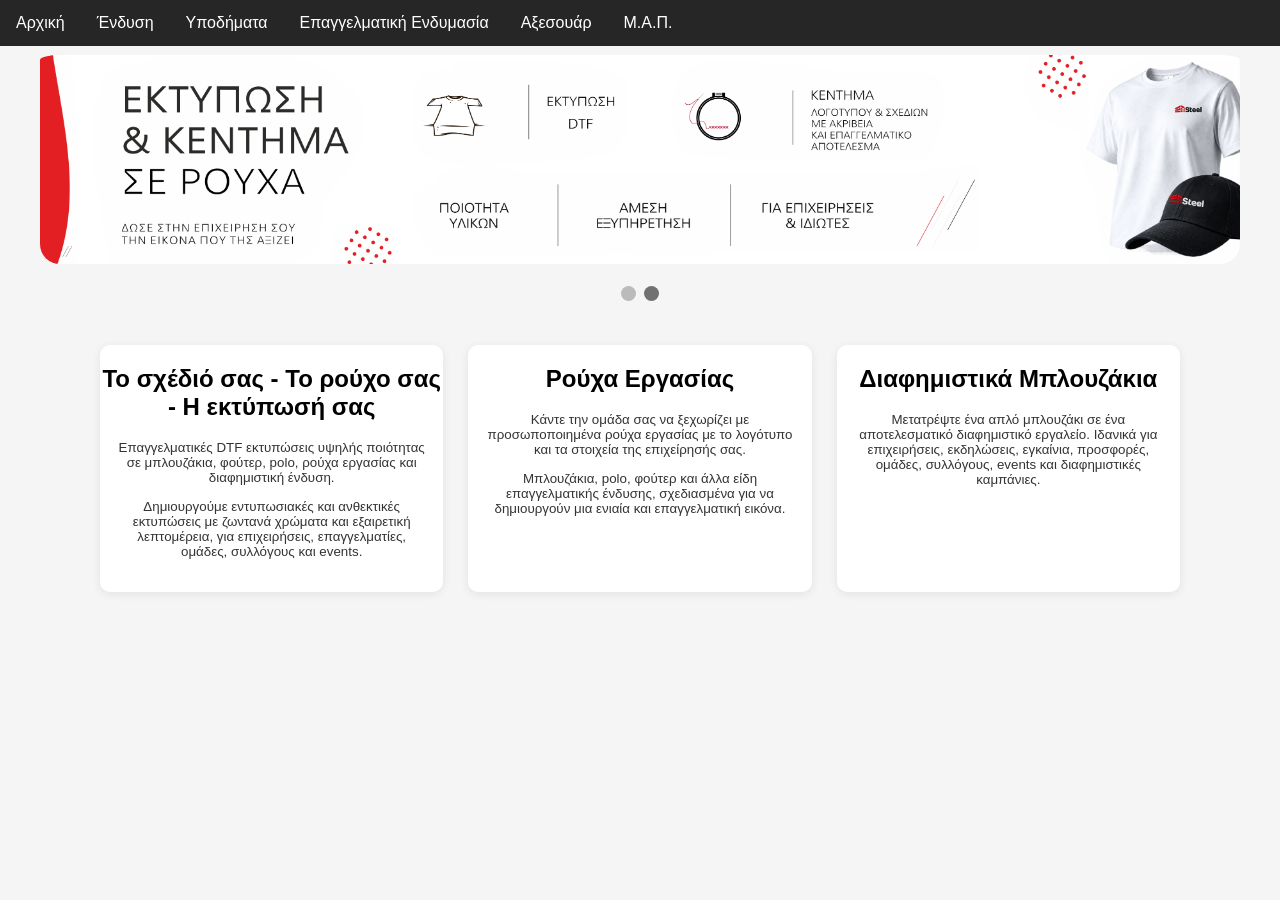
<file: index.html>
<!DOCTYPE html>
<html lang="en">

<head>
    <meta charset="UTF-8">
    <meta name="viewport" content="width=device-width, initial-scale=1.0">

    <title> Catalog Project </title>

    <link rel="stylesheet" href="css/style.css">

    <style>

      /* Slideshow container */
.slideshow-container {
  width: 100%;
  object-fit: contain;
  overflow: visible;
  position: relative;
  margin: auto;
  z-index: 1;
}

/* The dots/bullets/indicators */
.dot {
  height: 15px;
  width: 15px;
  margin: 0 2px;
  background-color: #bbb;
  border-radius: 50%;
  display: inline-block;
  transition: background-color 0.8s ease;
}

.active {
  background-color: #717171;
}

/* Fading animation */
.fade {
  animation-name: fade;
  animation-duration: 2.5s;
}

@keyframes fade {
  from {opacity: .4} 
  to {opacity: 1}
}

/* On smaller screens, decrease text size */
@media only screen and (max-width: 300px) {
  .text {font-size: 11px}
}

    </style>

</head>

<body>

    <header>


      <nav class="navbar">

        <ul>
         <li> <a href="index.html"> Αρχική </a></li>
         <li class="dropdown"> <a href="javascript:void(0)" class="dropbtn"> Ένδυση </a>
    <div class="dropdown-content">
      <a href="clothes.html"> Μπλούζες </a>
      <a href="trousers.html"> Παντελόνια </a>
      <a href="jackets.html"> Πανωφόρια </a>
    </div></li>
         <li> <a href="shoes.html"> Υποδήματα </a></li>
         <li class="dropdown"> <a href="javascript:void(0)" class="dropbtn"> Επαγγελματική Ενδυμασία </a>
          <div class="dropdown-content">
            <a href="workwear.html"> Στολές Εργασίας</a>
            <a href="HV.html"> Υψηλής Ορατότητας</a>
          </div>
        </li>
        <li> <a href="accessories.html"> Αξεσουάρ </a></li>
         <li> <a href="disposable.html"> Μ.Α.Π. </a></li>
        </ul>

      </nav>

    </header>

    

 
  
   <!-- slideshow-->

    <div class="slideshow-container">

<div class="mySlides fade">
    <img src="images/photo.jpg/print.jpg" alt="print" style="width: 100%; height: auto; object-fit: contain; border-radius: 20px;">
</div>

<div class="mySlides fade">
<img src="images/photo.jpg/kentima.jpg" alt="kentima" style="width: 100%; height: auto; object-fit: contain; border-radius: 20px;">
</div>

<br>

<div style="text-align:center">
  <span class="dot"></span> 
  <span class="dot"></span> </div>
  
</div>

    <div class="catalog">
    <div class="product">
      <h2>Το σχέδιό σας - Το ρούχο σας - Η εκτύπωσή σας</h2>
      <p>Επαγγελματικές DTF εκτυπώσεις υψηλής ποιότητας σε μπλουζάκια, φούτερ, polo, ρούχα εργασίας και διαφημιστική ένδυση. </p>
      <p>Δημιουργούμε εντυπωσιακές και ανθεκτικές εκτυπώσεις με ζωντανά χρώματα και εξαιρετική λεπτομέρεια, για επιχειρήσεις, επαγγελματίες, ομάδες, συλλόγους και events.</p>
      </div>
      
      <div class="product">
      <h2>Ρούχα Εργασίας </h2>
      <p>Κάντε την ομάδα σας να ξεχωρίζει με προσωποποιημένα ρούχα εργασίας με το λογότυπο και τα στοιχεία της επιχείρησής σας.</p>
      <p>Μπλουζάκια, polo, φούτερ και άλλα είδη επαγγελματικής ένδυσης, σχεδιασμένα για να δημιουργούν μια ενιαία και επαγγελματική εικόνα.</p>
      </div>

      <div class="product">
      <h2>Διαφημιστικά Μπλουζάκια</h2>
      <p>Μετατρέψτε ένα απλό μπλουζάκι σε ένα αποτελεσματικό διαφημιστικό εργαλείο. Ιδανικά για επιχειρήσεις, εκδηλώσεις, εγκαίνια, προσφορές, ομάδες, συλλόγους, events και διαφημιστικές καμπάνιες.</p>
    </div>
    </div>












    <script>
let slideIndex = 0;
showSlides();

function showSlides() {
  let i;
  let slides = document.getElementsByClassName("mySlides");
  let dots = document.getElementsByClassName("dot");
  for (i = 0; i < slides.length; i++) {
    slides[i].style.display = "none";  
  }
  slideIndex++;
  if (slideIndex > slides.length) {slideIndex = 1}    
  for (i = 0; i < dots.length; i++) {
    dots[i].className = dots[i].className.replace(" active", "");
  }
  slides[slideIndex-1].style.display = "block";  
  dots[slideIndex-1].className += " active";
  setTimeout(showSlides, 4000); // Change image every 2 seconds
}
</script>


</body>

</html>
</file>
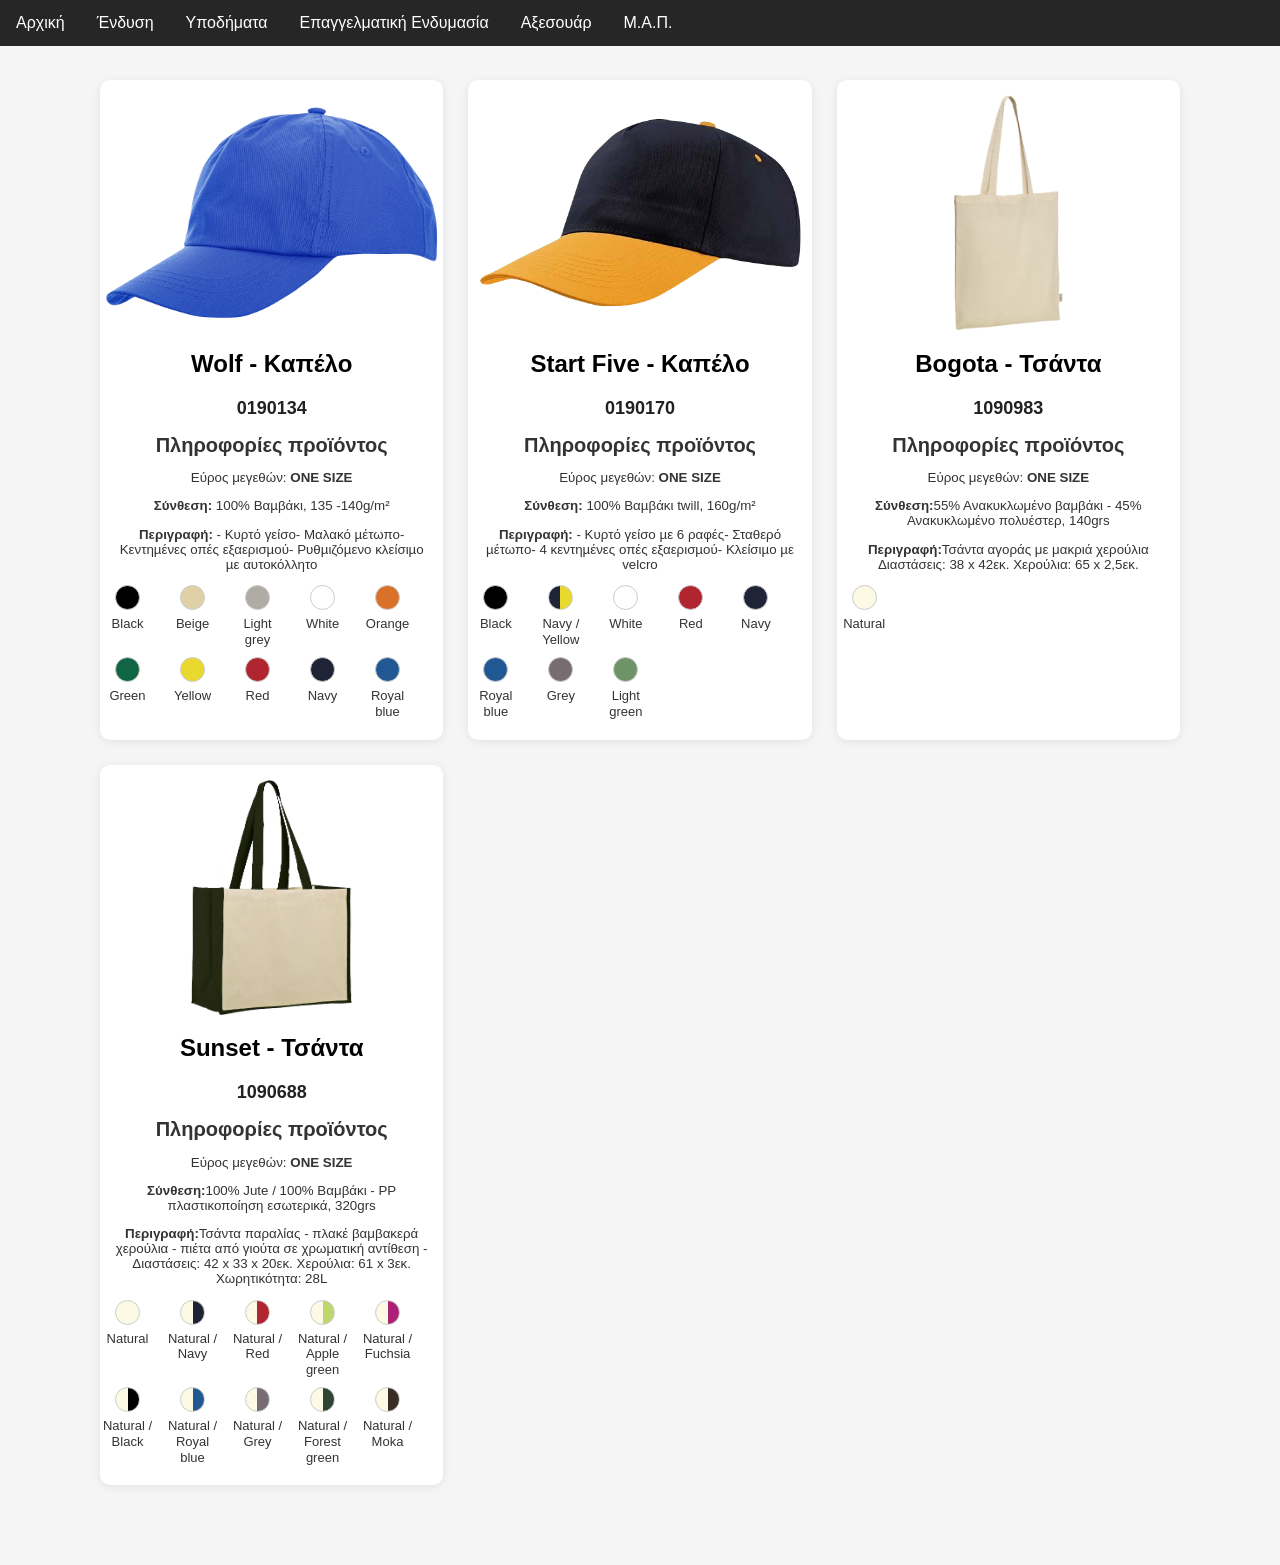
<file: accessories.html>
<!DOCTYPE html>
<html lang="en">

<head>
    <meta charset="UTF-8">
    <meta name="viewport" content="width=device-width, initial-scale=1.0">

    <title> Catalog Project </title>

    <link rel="stylesheet" href="css/style.css">
</head>

<body>
    <header>


      <nav class="navbar">

        <ul>
         <li> <a href="index.html"> Αρχική </a></li>
         <li class="dropdown"> <a href="javascript:void(0)" class="dropbtn"> Ένδυση </a>
    <div class="dropdown-content">
      <a href="clothes.html"> Μπλούζες </a>
      <a href="trousers.html"> Παντελόνια </a>
      <a href="jackets.html"> Πανωφόρια </a>
    </div></li>
         <li> <a href="shoes.html"> Υποδήματα </a></li>
         <li class="dropdown"> <a href="javascript:void(0)" class="dropbtn"> Επαγγελματική Ενδυμασία </a>
          <div class="dropdown-content">
            <a href="workwear.html"> Στολές Εργασίας</a>
            <a href="HV.html"> Υψηλής Ορατότητας</a>
          </div>
        </li>
        <li> <a href="accessories.html"> Αξεσουάρ </a></li>
         <li> <a href="disposable.html"> Μ.Α.Π. </a></li>
        </ul>

      </nav>

    </header>

    <div class="catalog">

        <!--kapela-->

        <div class="product">
        
        <img src="images/photo.png/wolf.png.png" alt="Wolf">
            <h2>Wolf - Καπέλο</h2>
            <div class="price">   0190134 </div>

              <h3> Πληροφορίες προϊόντος </h3>
          
               <p> Εύρος μεγεθών: <b> ONE SIZE </b> </p>
               <p> <b>Σύνθεση:</b>  100% Βαµβάκι, 135 -140g/m² </p>
               <p> <b>Περιγραφή:</b> - Κυρτό γείσο- Μαλακό µέτωπο- Κεντηµένες οπές εξαερισµού- Ρυθµιζόµενο κλείσιµο µε αυτοκόλλητο </p>  
               
               <div class="product-colors">

    <!-- Βάλε εδώ ΟΛΑ τα χρώματα του προϊόντος -->

    <div class="color">
        <div class="circle" style="background-color: #000000;"></div>
        <div class="name">Black</div>
    </div>

    <div class="color">
        <div class="circle" style="background-color: #dfd0a6;"></div>
        <div class="name">Beige</div>
    </div>

     <div class="color">
        <div class="circle" style="background-color: #afaca5;"></div>
        <div class="name">Light grey</div>
    </div>

    <div class="color">
        <div class="circle" style="background-color: #FFFFFF;"></div>
        <div class="name">White</div>
    </div>

    <div class="color">
        <div class="circle" style="background-color: #D97129;"></div>
        <div class="name">Orange</div>
    </div>

    <div class="color">
        <div class="circle" style="background-color: #0f6544;"></div>
        <div class="name">Green</div>
    </div>

    <div class="color">
        <div class="circle" style="background-color: #E9D82D;"></div>
        <div class="name">Yellow</div>
    </div>

    <div class="color">
        <div class="circle" style="background-color: #B0252F;"></div>
        <div class="name">Red</div>
    </div>

    <div class="color">
        <div class="circle" style="background-color: #1E2336;"></div>
        <div class="name">Navy</div>
    </div>

    <div class="color">
        <div class="circle" style="background-color: #215894;"></div>
        <div class="name">Royal blue</div>
    </div>


         </div>

          </div>

          <div class="product">

          <img src="images/photo.png/start.png.png" alt="start">
            <h2>Start Five - Καπέλο</h2>
            <div class="price">  0190170 </div>

              <h3> Πληροφορίες προϊόντος </h3>
          
               <p> Εύρος μεγεθών: <b> ONE SIZE </b> </p>
               <p> <b>Σύνθεση:</b> 100% Βαµβάκι twill, 160g/m² </p>
               <p> <b>Περιγραφή:</b> - Κυρτό γείσο µε 6 ραφές- Σταθερό µέτωπο- 4 κεντηµένες οπές εξαερισµού- Κλείσιµο µε velcro </p>  
               
               <div class="product-colors">

    <!-- Βάλε εδώ ΟΛΑ τα χρώματα του προϊόντος -->

    <div class="color">
        <div class="circle" style="background-color: #000000;"></div>
        <div class="name">Black</div>
    </div>

<div class="color">
    <div class="circle two-color"
         style="--color1: #1E2336; --color2: #E9D82D;">
    </div>
    <div class="name">Navy / Yellow</div>
</div>

<div class="color">
        <div class="circle" style="background-color: #FFFFFF;"></div>
        <div class="name">White</div>
    </div>

    <div class="color">
        <div class="circle" style="background-color: #B0252F;"></div>
        <div class="name">Red</div>
    </div>

    <div class="color">
        <div class="circle" style="background-color: #1E2336;"></div>
        <div class="name">Navy</div>
    </div>

    <div class="color">
        <div class="circle" style="background-color: #215894;"></div>
        <div class="name">Royal blue</div>
    </div>

    <div class="color">
        <div class="circle" style="background-color: #766c72;"></div>
        <div class="name">Grey</div>
    </div>

    <div class="color">
        <div class="circle" style="background-color: #6e9366;"></div>
        <div class="name">Light green</div>
    </div>


         </div>

          </div>

          <div class="product">

        <img src="images/photo.png/bogota.png.png" alt="bag" >
            <h2> Bogota - Τσάντα </h2>
            <div class="price">1090983</div>

              <h3> Πληροφορίες προϊόντος </h3>
          
               <p> Εύρος μεγεθών: <b>ONE SIZE</b> </p>
               <p> <b>Σύνθεση:</b>55% Ανακυκλωμένο βαμβάκι - 45% Ανακυκλωμένο πολυέστερ, 140grs</p>
               <p> <b>Περιγραφή:</b>Τσάντα αγοράς με μακριά χερούλια Διαστάσεις: 38 x 42εκ. Χερούλια: 65 x 2,5εκ.</p>  
               
               <div class="product-colors">

    <!-- Βάλε εδώ ΟΛΑ τα χρώματα του προϊόντος -->

    <div class="color">
        <div class="circle" style="background-color: #fcf9e4;"></div>
        <div class="name">Natural</div>
    </div>
    </div>
    </div>

    <div class="product">

        <img src="images/photo.png/sunset.png.png" alt="bag" >
            <h2> Sunset - Τσάντα </h2>
            <div class="price">1090688</div>

              <h3> Πληροφορίες προϊόντος </h3>
          
               <p> Εύρος μεγεθών: <b>ONE SIZE</b> </p>
               <p> <b>Σύνθεση:</b>100% Jute / 100% Βαμβάκι - PP πλαστικοποίηση εσωτερικά, 320grs</p>
               <p> <b>Περιγραφή:</b>Τσάντα παραλίας - πλακέ βαμβακερά χερούλια - πιέτα από γιούτα σε χρωματική αντίθεση - Διαστάσεις: 42 x 33 x 20εκ. Χερούλια: 61 x 3εκ. Χωρητικότητα: 28L</p>  
               
               <div class="product-colors">

    <!-- Βάλε εδώ ΟΛΑ τα χρώματα του προϊόντος -->

    <div class="color">
        <div class="circle" style="background-color: #fcf9e4;"></div>
        <div class="name">Natural</div>
    </div>

    <div class="color">
    <div class="circle two-color"
         style="--color1: #fcf9e4; --color2: #1E2336;">
    </div>
    <div class="name">Natural / Navy </div>
</div>

<div class="color">
    <div class="circle two-color"
         style="--color1: #fcf9e4; --color2: #b0252f;">
    </div>
    <div class="name">Natural / Red </div>
</div>

<div class="color">
    <div class="circle two-color"
         style="--color1: #fcf9e4; --color2: #c0d66e;">
    </div>
    <div class="name">Natural / Apple green </div>
</div>

<div class="color">
    <div class="circle two-color"
         style="--color1: #fcf9e4; --color2: #ac2176;">
    </div>
    <div class="name">Natural / Fuchsia </div>
</div>

<div class="color">
    <div class="circle two-color"
         style="--color1: #fcf9e4; --color2: #000000;">
    </div>
    <div class="name">Natural / Black </div>
</div>

<div class="color">
    <div class="circle two-color"
         style="--color1: #fcf9e4; --color2: #215894;">
    </div>
    <div class="name">Natural / Royal blue </div>
</div>

<div class="color">
    <div class="circle two-color"
         style="--color1: #fcf9e4; --color2: #766c72;">
    </div>
    <div class="name">Natural / Grey </div>
</div>

<div class="color">
    <div class="circle two-color"
         style="--color1: #fcf9e4; --color2: #2e4533;">
    </div>
    <div class="name">Natural / Forest green </div>
</div>

<div class="color">
    <div class="circle two-color"
         style="--color1: #fcf9e4; --color2: #382d25;">
    </div>
    <div class="name">Natural / Moka </div>
</div>

    </div>
    </div>

    
    </div>

    

          

  



   



</body>
</html>
</file>
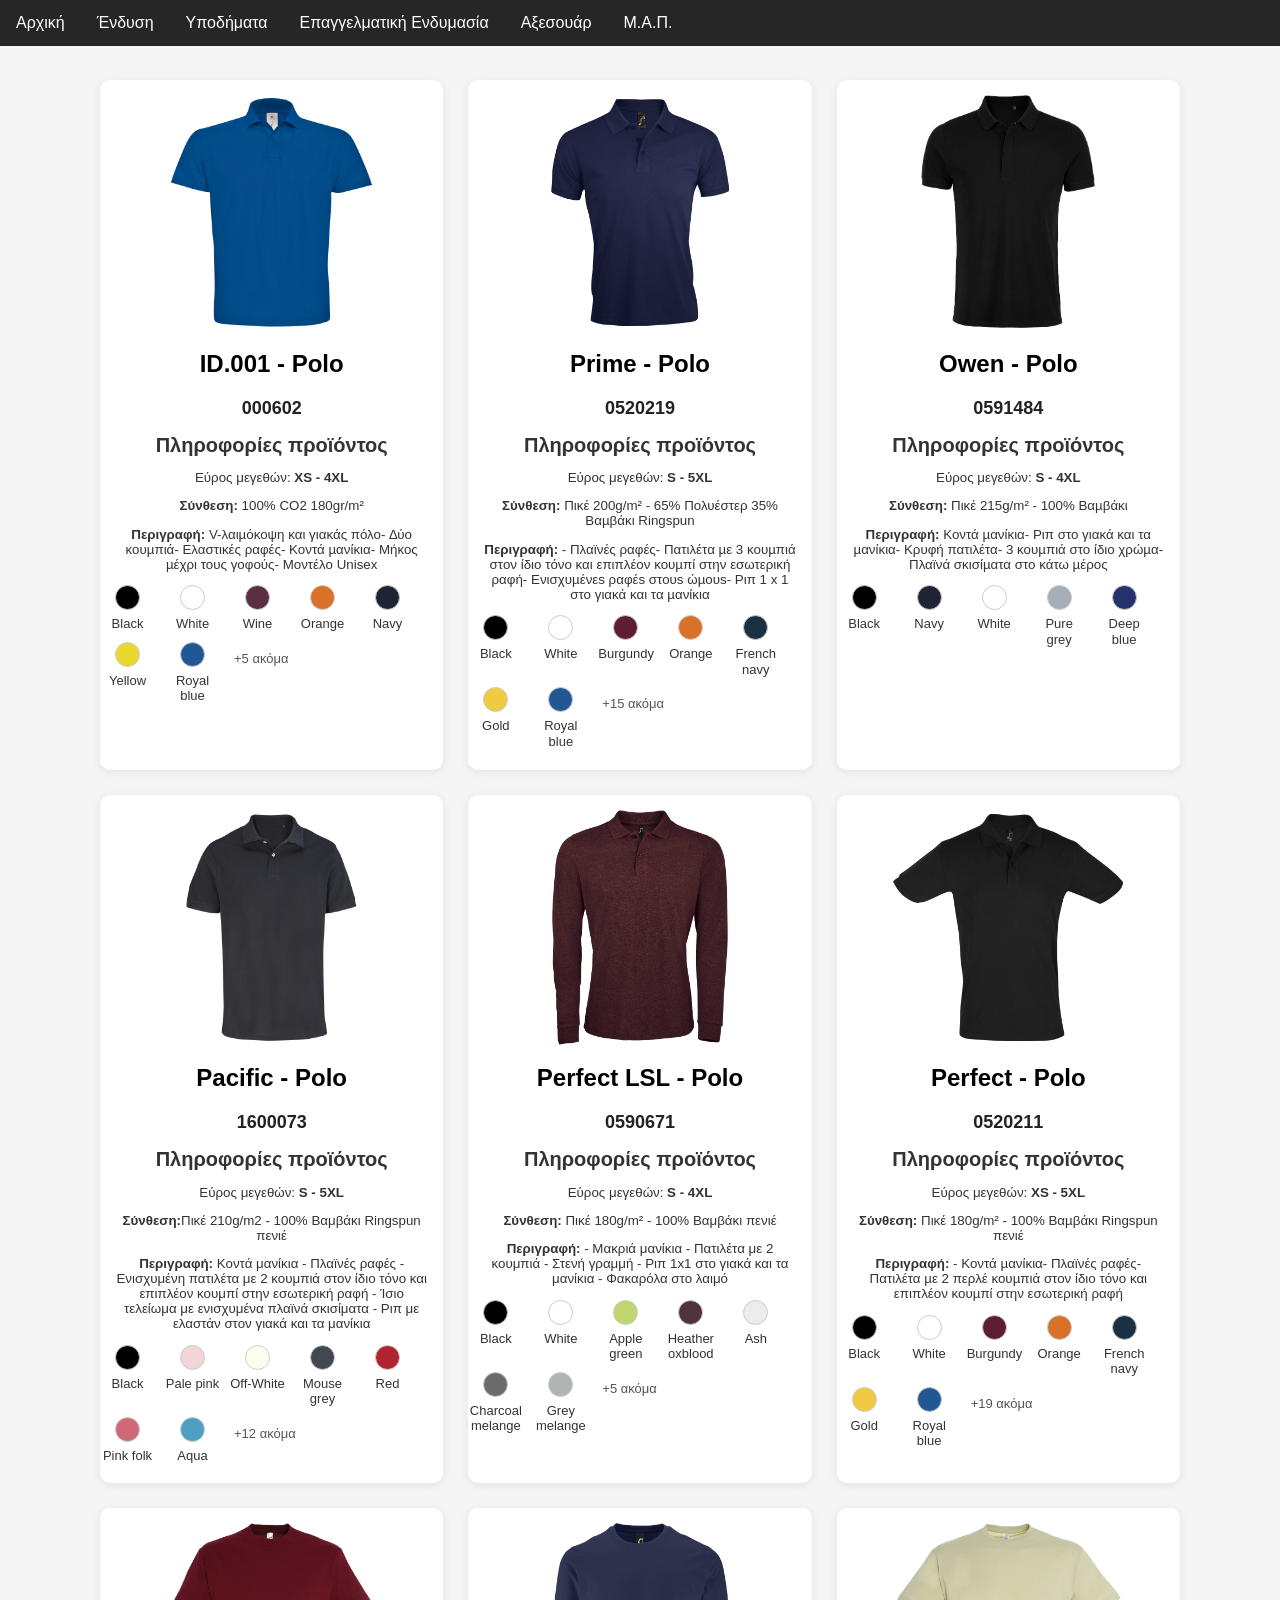
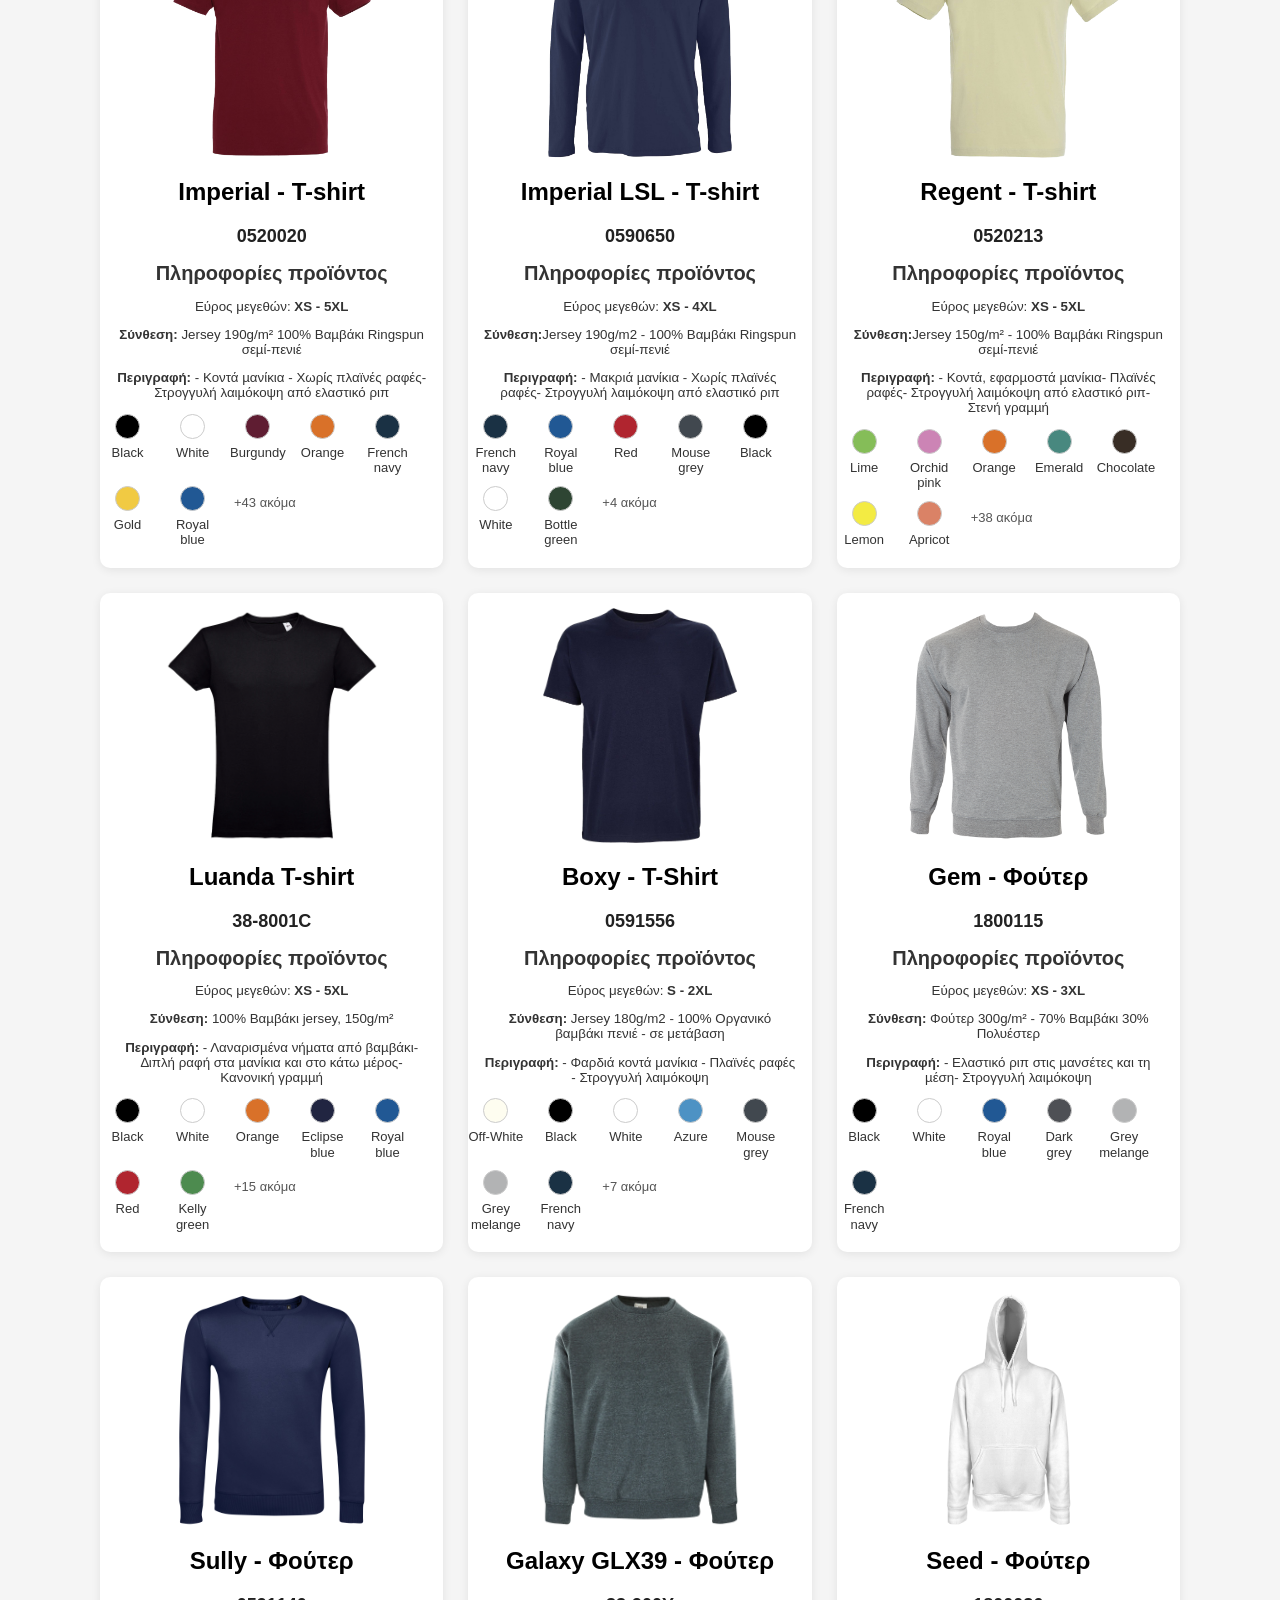
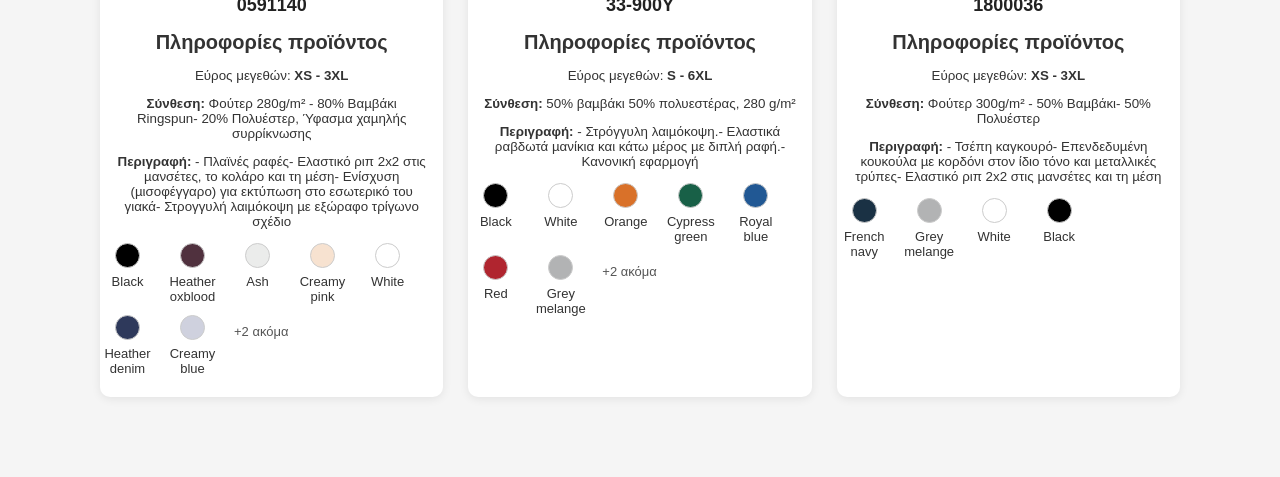
<file: clothes.html>
<!DOCTYPE html>
<html lang="en">

<head>
    <meta charset="UTF-8">
    <meta name="viewport" content="width=device-width, initial-scale=1.0">

    <title> Catalog Project </title>

    <link rel="stylesheet" href="css/style.css">

  

</head>

<body>

       <header>


      <nav class="navbar">

        <ul>
         <li> <a href="index.html"> Αρχική </a></li>
         <li class="dropdown"> <a href="javascript:void(0)" class="dropbtn"> Ένδυση </a>
    <div class="dropdown-content">
      <a href="clothes.html"> Μπλούζες </a>
      <a href="trousers.html"> Παντελόνια </a>
      <a href="jackets.html"> Πανωφόρια </a>
    </div></li>
         <li> <a href="shoes.html"> Υποδήματα </a></li>
         <li class="dropdown"> <a href="javascript:void(0)" class="dropbtn"> Επαγγελματική Ενδυμασία </a>
          <div class="dropdown-content">
            <a href="workwear.html"> Στολές Εργασίας</a>
            <a href="HV.html"> Υψηλής Ορατότητας</a>
          </div>
        </li>
        <li> <a href="accessories.html"> Αξεσουάρ </a></li>
         <li> <a href="disposable.html"> Μ.Α.Π. </a></li>
        </ul>

      </nav>

    </header>

    <div class="catalog">

      <div class="product">

        <!-- POLO -->
        
        
        <img src="images/photo.png/ID001.png.png" alt="ID001">
            <h2>ID.001 - Polo</h2>
            <div class="price">000602</div>

              <h3> Πληροφορίες προϊόντος </h3>
          
               <p> Εύρος μεγεθών: <b>XS - 4XL</b> </p>
               <p> <b>Σύνθεση:</b> 100% CO2 180gr/m² </p>
               <p> <b>Περιγραφή:</b> V-λαιµόκοψη και γιακάς πόλο- ∆ύο κουµπιά- Ελαστικές ραφές- Κοντά µανίκια- Μήκος µέχρι τους γοφούς- Μοντέλο Unisex </p>

               <div class="product-colors">

    <!-- Βάλε εδώ ΟΛΑ τα χρώματα του προϊόντος -->

    <div class="color">
        <div class="circle" style="background-color: #000000;"></div>
        <div class="name">Black</div>
    </div>

    <div class="color">
        <div class="circle" style="background-color: #FFFFFF;"></div>
        <div class="name">White</div>
    </div>

    <div class="color">
        <div class="circle" style="background-color: #5B2E42;"></div>
        <div class="name">Wine</div>
    </div>

    <div class="color">
        <div class="circle" style="background-color: #D97129;"></div>
        <div class="name">Orange</div>
    </div>

    <div class="color">
        <div class="circle" style="background-color: #1E2336;"></div>
        <div class="name">Navy</div>
    </div>

    <div class="color">
        <div class="circle" style="background-color: #E9D82D;"></div>
        <div class="name">Yellow</div>
    </div>

    <div class="color">
        <div class="circle" style="background-color: #215894;"></div>
        <div class="name">Royal blue</div>
    </div>

    <div class="color">
        <div class="circle" style="background-color: #B0252F;"></div>
        <div class="name">Red</div>
    </div>

    <div class="color">
        <div class="circle" style="background-color: #4D8B4F;"></div>
        <div class="name">Kelly green</div>
    </div>

    <div class="color">
        <div class="circle" style="background-color: #3E98BE;"></div>
        <div class="name">Light blue</div>
    </div>

     <div class="color">
        <div class="circle" style="background-color: #383D3F;"></div>
        <div class="name">Anthracite</div>
    </div>

     <div class="color">
        <div class="circle" style="background-color: #B2B3B4;"></div>
        <div class="name">Heather grey</div>
    </div>

    <!-- Το κουμπί δημιουργείται αυτόματα από το JavaScript -->

</div>
                                    
          </div>
    

      <div class="product">

        <img src="images/photo.png/prime.png.png" alt="prime">
            <h2>Prime - Polo</h2>
            <div class="price">0520219</div>

              <h3> Πληροφορίες προϊόντος </h3>
          
               <p> Εύρος μεγεθών: <b>S - 5XL</b> </p>
               <p> <b>Σύνθεση:</b> Πικέ 200g/m² - 65% Πολυέστερ 35% Βαµβάκι Ringspun </p>
               <p> <b>Περιγραφή:</b> - Πλαϊνές ραφές- Πατιλέτα µε 3 κουµπιά στον ίδιο τόνο και επιπλέον κουµπί στην εσωτερική ραφή- Ενισχυµένεs ραφέs στουs ώµουs- Ριπ 1 x 1 στο γιακά και τα µανίκια </p>  
                <div class="product-colors">

    <!-- Βάλε εδώ ΟΛΑ τα χρώματα του προϊόντος -->

    <div class="color">
        <div class="circle" style="background-color: #000000;"></div>
        <div class="name">Black</div>
    </div>

    <div class="color">
        <div class="circle" style="background-color: #FFFFFF;"></div>
        <div class="name">White</div>
    </div>

    <div class="color">
        <div class="circle" style="background-color: #5F1D32;"></div>
        <div class="name">Burgundy</div>
    </div>

    <div class="color">
        <div class="circle" style="background-color: #D97129;"></div>
        <div class="name">Orange</div>
    </div>

    <div class="color">
        <div class="circle" style="background-color: #1A3144;"></div>
        <div class="name">French navy</div>
    </div>

    <div class="color">
        <div class="circle" style="background-color: #F1CA43;"></div>
        <div class="name">Gold</div>
    </div>

    <div class="color">
        <div class="circle" style="background-color: #215894;"></div>
        <div class="name">Royal blue</div>
    </div>

    <div class="color">
        <div class="circle" style="background-color: #B0252F;"></div>
        <div class="name">Red</div>
    </div>

    <div class="color">
        <div class="circle" style="background-color: #4D8B4F;"></div>
        <div class="name">Kelly green</div>
    </div>

    <div class="color">
        <div class="circle" style="background-color: #3E98BE;"></div>
        <div class="name">Light blue</div>
    </div>

     <div class="color">
        <div class="circle" style="background-color: #4E5055;"></div>
        <div class="name">Dark grey</div>
    </div>

     <div class="color">
        <div class="circle" style="background-color: #A6AFB9;"></div>
        <div class="name">Pure grey</div>
    </div>

     <div class="color">
        <div class="circle" style="background-color: #B9A58C;"></div>
        <div class="name">Sand</div>
    </div>

     <div class="color">
        <div class="circle" style="background-color: #464288;"></div>
        <div class="name">Dark purple</div>
    </div>

     <div class="color">
        <div class="circle" style="background-color: #EBECEB;"></div>
        <div class="name">Ash</div>
    </div>

     <div class="color">
        <div class="circle" style="background-color: #382D25;"></div>
        <div class="name">Chocolate</div>
    </div>

     <div class="color">
        <div class="circle" style="background-color: #4D9FC6;"></div>
        <div class="name">Aqua</div>
    </div>

     <div class="color">
        <div class="circle" style="background-color: #55513D;"></div>
        <div class="name">Army</div>
    </div>

     <div class="color">
        <div class="circle" style="background-color: #B2B3B4;"></div>
        <div class="name">Grey melange</div>
    </div>

     <div class="color">
        <div class="circle" style="background-color: #C0D66E;"></div>
        <div class="name">Apple green</div>
    </div>

     <div class="color">
        <div class="circle" style="background-color: #2E4533;"></div>
        <div class="name">Bottle green</div>
    </div>

     <div class="color">
        <div class="circle" style="background-color: #A7C6E3;"></div>
        <div class="name">Sky blue</div>
    </div>

    <!-- Το κουμπί δημιουργείται αυτόματα από το JavaScript -->

</div>        
      </div>

      <div class="product">

        <img src="images/photo.png/owen.png.png" alt="owen">
            <h2> Owen - Polo</h2>
            <div class="price">0591484</div>

              <h3> Πληροφορίες προϊόντος </h3>
          
               <p> Εύρος μεγεθών: <b>S - 4XL</b> </p>
               <p> <b>Σύνθεση:</b> Πικέ 215g/m² - 100% Βαµβάκι </p>
               <p> <b>Περιγραφή:</b>  Κοντά µανίκια- Ριπ στο γιακά και τα µανίκια- Κρυφή πατιλέτα- 3 κουµπιά στο ίδιο χρώµα- Πλαϊνά σκισίµατα στο κάτω µέρος </p>    

               <div class="product-colors">

    <!-- Βάλε εδώ ΟΛΑ τα χρώματα του προϊόντος -->

    <div class="color">
        <div class="circle" style="background-color: #000000;"></div>
        <div class="name">Black</div>
    </div>

    <div class="color">
        <div class="circle" style="background-color: #1e2336;"></div>
        <div class="name">Navy</div>
    </div>

    <div class="color">
        <div class="circle" style="background-color: #FFFFFF;"></div>
        <div class="name">White</div>
    </div>

    <div class="color">
        <div class="circle" style="background-color: #A6AFB9;"></div>
        <div class="name">Pure grey</div>
    </div>

    <div class="color">
        <div class="circle" style="background-color: #25326b;"></div>
        <div class="name">Deep blue </div>
    </div>

    </div>
    </div>

    <div class="product">

        <img src="images/photo.png/pacific.png.png" alt="Pacific ">
            <h2> Pacific  - Polo</h2>
            <div class="price">1600073</div>

              <h3> Πληροφορίες προϊόντος </h3>
          
               <p> Εύρος μεγεθών: <b>S - 5XL</b> </p>
               <p> <b>Σύνθεση:</b>Πικέ 210g/m2 - 100% Βαμβάκι Ringspun πενιέ </p>
               <p> <b>Περιγραφή:</b> Κοντά μανίκια - Πλαϊνές ραφές - Ενισχυμένη πατιλέτα με 2 κουμπιά στον ίδιο τόνο και επιπλέον κουμπί στην εσωτερική ραφή - Ίσιο τελείωμα με ενισχυμένα πλαϊνά σκισίματα - Ριπ με ελαστάν στον γιακά και τα μανίκια </p>    

               <div class="product-colors">

    <!-- Βάλε εδώ ΟΛΑ τα χρώματα του προϊόντος -->

    <div class="color">
        <div class="circle" style="background-color: #000000;"></div>
        <div class="name">Black</div>
    </div>

    <div class="color">
        <div class="circle" style="background-color: #f2d4d9;"></div>
        <div class="name">Pale pink</div>
    </div>

    <div class="color">
        <div class="circle" style="background-color: #fefdf0;"></div>
        <div class="name"> Off-White</div>
    </div>

    <div class="color">
        <div class="circle" style="background-color: #41484f;"></div>
        <div class="name">Mouse grey</div>
    </div>

    <div class="color">
        <div class="circle" style="background-color: #B0252F;"></div>
        <div class="name">Red</div>
    </div>

    <div class="color">
        <div class="circle" style="background-color: #d06878;"></div>
        <div class="name">Pink folk</div>
    </div>

    <div class="color">
        <div class="circle" style="background-color: #4D9FC6;"></div>
        <div class="name">Aqua</div>
    </div>

    <div class="color">
        <div class="circle" style="background-color: #902c44;"></div>
        <div class="name">Red folk</div>
    </div>

    <div class="color">
        <div class="circle" style="background-color: #3D4F5E;"></div>
        <div class="name">Denim </div>
    </div>

    <div class="color">
        <div class="circle" style="background-color: #FFFFFF;"></div>
        <div class="name">White</div>
    </div>

    <div class="color">
        <div class="circle" style="background-color: #55513D;"></div>
        <div class="name">Army</div>
    </div>

    <div class="color">
        <div class="circle" style="background-color: #1A3144;"></div>
        <div class="name">French navy</div>
    </div>

    <div class="color">
        <div class="circle" style="background-color: #215894;"></div>
        <div class="name">Royal blue</div>
    </div>

    <div class="color">
        <div class="circle" style="background-color: #A6AFB9;"></div>
        <div class="name">Pure grey</div>
    </div>

    <div class="color">
        <div class="circle" style="background-color: #B2B3B4;"></div>
        <div class="name">Grey melange</div>
    </div>

    <div class="color">
        <div class="circle" style="background-color: #4D8B4F;"></div>
        <div class="name">Kelly green</div>
    </div>

    <div class="color">
        <div class="circle" style="background-color: #cfbeb1;"></div>
        <div class="name">Linen </div>
    </div>

    <div class="color">
        <div class="circle" style="background-color: #57a6ad;"></div>
        <div class="name">Pool blue </div>
    </div>

    <div class="color">
        <div class="circle" style="background-color: #59285d;"></div>
        <div class="name">Astral purple </div>
    </div>

    </div>
    </div>
    
    


    <div class="product">

        <img src="images/photo.png/perfectwinter.png.png" alt="perfect">
            <h2> Perfect LSL - Polo </h2>
            <div class="price">0590671</div>

              <h3> Πληροφορίες προϊόντος </h3>
          
               <p> Εύρος μεγεθών: <b>S - 4XL</b> </p>
               <p> <b>Σύνθεση:</b> Πικέ 180g/m² - 100% Βαμβάκι πενιέ  </p>
               <p> <b>Περιγραφή:</b> - Μακριά μανίκια - Πατιλέτα με 2 κουμπιά - Στενή γραμμή - Ριπ 1x1 στο γιακά και τα μανίκια - Φακαρόλα στο λαιμό </p>    

               <div class="product-colors">

    <!-- Βάλε εδώ ΟΛΑ τα χρώματα του προϊόντος -->

    <div class="color">
        <div class="circle" style="background-color: #000000;"></div>
        <div class="name">Black</div>
    </div>

    <div class="color">
        <div class="circle" style="background-color: #FFFFFF;"></div>
        <div class="name">White</div>
    </div>

    <div class="color">
        <div class="circle" style="background-color: #C0D66E;"></div>
        <div class="name">Apple green</div>
    </div>

    <div class="color">
        <div class="circle" style="background-color: #50313E;"></div>
        <div class="name">Heather oxblood</div>
    </div>

     <div class="color">
        <div class="circle" style="background-color: #EBECEB;"></div>
        <div class="name">Ash</div>
    </div>

    <div class="color">
        <div class="circle" style="background-color: #6C6C6F;"></div>
        <div class="name">Charcoal melange</div>
    </div>

    <div class="color">
        <div class="circle" style="background-color: #B2B3B4;"></div>
        <div class="name">Grey melange</div>
    </div>

     <div class="color">
        <div class="circle" style="background-color: #2E4533;"></div>
        <div class="name">Bottle green</div>
    </div>

    <div class="color">
        <div class="circle" style="background-color: #D97129;"></div>
        <div class="name">Orange</div>
    </div>

    <div class="color">
        <div class="circle" style="background-color: #1A3144;"></div>
        <div class="name">French navy</div>
    </div>

    <div class="color">
        <div class="circle" style="background-color: #215894;"></div>
        <div class="name">Royal blue</div>
    </div>

    <div class="color">
        <div class="circle" style="background-color: #B0252F;"></div>
        <div class="name">Red</div>
    </div>
    
    

    </div>
    </div>
    

      <div class="product">

        <img src="images/photo.png/perfect.png.png" alt="perfect">
            <h2> Perfect - Polo</h2>
            <div class="price">0520211</div>

              <h3> Πληροφορίες προϊόντος </h3>
          
               <p> Εύρος μεγεθών: <b>XS - 5XL</b> </p>
               <p> <b>Σύνθεση:</b> Πικέ 180g/m² - 100% Βαµβάκι Ringspun πενιέ </p>
               <p> <b>Περιγραφή:</b> - Κοντά µανίκια- Πλαϊνές ραφές- Πατιλέτα µε 2 περλέ κουµπιά στον ίδιο τόνο και επιπλέον κουµπί στην εσωτερική ραφή </p>    

               <div class="product-colors">

    <!-- Βάλε εδώ ΟΛΑ τα χρώματα του προϊόντος -->

    <div class="color">
        <div class="circle" style="background-color: #000000;"></div>
        <div class="name">Black</div>
    </div>

    <div class="color">
        <div class="circle" style="background-color: #FFFFFF;"></div>
        <div class="name">White</div>
    </div>

    <div class="color">
        <div class="circle" style="background-color: #5F1D32;"></div>
        <div class="name">Burgundy</div>
    </div>

    <div class="color">
        <div class="circle" style="background-color: #D97129;"></div>
        <div class="name">Orange</div>
    </div>

    <div class="color">
        <div class="circle" style="background-color: #1A3144;"></div>
        <div class="name">French navy</div>
    </div>

    <div class="color">
        <div class="circle" style="background-color: #F1CA43;"></div>
        <div class="name">Gold</div>
    </div>

    <div class="color">
        <div class="circle" style="background-color: #215894;"></div>
        <div class="name">Royal blue</div>
    </div>

    <div class="color">
        <div class="circle" style="background-color: #B0252F;"></div>
        <div class="name">Red</div>
    </div>

    <div class="color">
        <div class="circle" style="background-color: #4D8B4F;"></div>
        <div class="name">Kelly green</div>
    </div>

    <div class="color">
        <div class="circle" style="background-color: #CFD1DE;"></div>
        <div class="name">Creamy blue</div>
    </div>

     <div class="color">
        <div class="circle" style="background-color: #6C6C6F;"></div>
        <div class="name">Charcoal melange</div>
    </div>

     <div class="color">
        <div class="circle" style="background-color: #A6AFB9;"></div>
        <div class="name">Pure grey</div>
    </div>

     <div class="color">
        <div class="circle" style="background-color: #B9A58C;"></div>
        <div class="name">Sand</div>
    </div>

     <div class="color">
        <div class="circle" style="background-color: #50313E;"></div>
        <div class="name">Heather oxblood</div>
    </div>

     <div class="color">
        <div class="circle" style="background-color: #EBECEB;"></div>
        <div class="name">Ash</div>
    </div>

     <div class="color">
        <div class="circle" style="background-color: #2E395B;"></div>
        <div class="name">Heather denim</div>
    </div>

     <div class="color">
        <div class="circle" style="background-color: #4D9FC6;"></div>
        <div class="name">Aqua</div>
    </div>

     <div class="color">
        <div class="circle" style="background-color: #476279;"></div>
        <div class="name">Slate blue</div>
    </div>

     <div class="color">
        <div class="circle" style="background-color: #B2B3B4;"></div>
        <div class="name">Grey melange</div>
    </div>

     <div class="color">
        <div class="circle" style="background-color: #C0D66E;"></div>
        <div class="name">Apple green</div>
    </div>

     <div class="color">
        <div class="circle" style="background-color: #2E4533;"></div>
        <div class="name">Bottle green</div>
    </div>

     <div class="color">
        <div class="circle" style="background-color: #A7C6E3;"></div>
        <div class="name">Sky blue</div>
    </div>

    <div class="color">
        <div class="circle" style="background-color: #CF3945;"></div>
        <div class="name">Hibiscus</div>
    </div>

    <div class="color">
        <div class="circle" style="background-color: #3D4F5E;"></div>
        <div class="name">Denim </div>
    </div>

    <div class="color">
        <div class="circle" style="background-color: #F7E2D0;"></div>
        <div class="name">Creamy pink</div>
    </div>

    <div class="color">
        <div class="circle" style="background-color: #22B15D;"></div>
        <div class="name">Spring green</div>
    </div>

    <!-- Το κουμπί δημιουργείται αυτόματα από το JavaScript -->

</div>
                        
          </div>



          <!-- T-SHIRT -->

          <div class="product">

        <img src="images/photo.png/imperial.png" alt="imperial">
            <h2>Imperial - T-shirt</h2>
            <div class="price">0520020</div>

              <h3> Πληροφορίες προϊόντος </h3>
          
               <p> Εύρος μεγεθών: <b>XS - 5XL</b> </p>
               <p> <b>Σύνθεση:</b> Jersey 190g/m² 100% Βαµβάκι Ringspun σεµί-πενιέ </p>
               <p> <b>Περιγραφή:</b> - Κοντά µανίκια - Χωρίς πλαϊνές ραφές- Στρογγυλή λαιµόκοψη από ελαστικό ριπ </p> 

               <div class="product-colors">

    <!-- Βάλε εδώ ΟΛΑ τα χρώματα του προϊόντος -->

    <div class="color">
        <div class="circle" style="background-color: #000000;"></div>
        <div class="name">Black</div>
    </div>

    <div class="color">
        <div class="circle" style="background-color: #FFFFFF;"></div>
        <div class="name">White</div>
    </div>

    <div class="color">
        <div class="circle" style="background-color: #5F1D32;"></div>
        <div class="name">Burgundy</div>
    </div>

    <div class="color">
        <div class="circle" style="background-color: #D97129;"></div>
        <div class="name">Orange</div>
    </div>

    <div class="color">
        <div class="circle" style="background-color: #1A3144;"></div>
        <div class="name">French navy</div>
    </div>

    <div class="color">
        <div class="circle" style="background-color: #F1CA43;"></div>
        <div class="name">Gold</div>
    </div>

    <div class="color">
        <div class="circle" style="background-color: #215894;"></div>
        <div class="name">Royal blue</div>
    </div>

    <div class="color">
        <div class="circle" style="background-color: #B0252F;"></div>
        <div class="name">Red</div>
    </div>

    <div class="color">
        <div class="circle" style="background-color: #4D8B4F;"></div>
        <div class="name">Kelly green</div>
    </div>

    <div class="color">
        <div class="circle" style="background-color: #F4EDCC;"></div>
        <div class="name">Cream</div>
    </div>

     <div class="color">
        <div class="circle" style="background-color: #162532;"></div>
        <div class="name">Petroleum</div>
    </div>

     <div class="color">
        <div class="circle" style="background-color: #A6AFB9;"></div>
        <div class="name">Pure grey</div>
    </div>

     <div class="color">
        <div class="circle" style="background-color: #B9A58C;"></div>
        <div class="name">Sand</div>
    </div>

     <div class="color">
        <div class="circle" style="background-color: #8D5F67;"></div>
        <div class="name">Ancient pink</div>
    </div>

     <div class="color">
        <div class="circle" style="background-color: #EBECEB;"></div>
        <div class="name">Ash</div>
    </div>

     <div class="color">
        <div class="circle" style="background-color: #636455;"></div>
        <div class="name">Khaki</div>
    </div>

     <div class="color">
        <div class="circle" style="background-color: #4D9FC6;"></div>
        <div class="name">Aqua</div>
    </div>

     <div class="color">
        <div class="circle" style="background-color: #4BB2AD;"></div>
        <div class="name">Caribbeam</div>
    </div>

     <div class="color">
        <div class="circle" style="background-color: #B2B3B4;"></div>
        <div class="name">Grey melange</div>
    </div>

     <div class="color">
        <div class="circle" style="background-color: #C0D66E;"></div>
        <div class="name">Apple green</div>
    </div>

     <div class="color">
        <div class="circle" style="background-color: #2E4533;"></div>
        <div class="name">Bottle green</div>
    </div>

     <div class="color">
        <div class="circle" style="background-color: #A7C6E3;"></div>
        <div class="name">Sky blue</div>
    </div>

    <div class="color">
        <div class="circle" style="background-color: #CF3945;"></div>
        <div class="name">Hibiscus</div>
    </div>

    <div class="color">
        <div class="circle" style="background-color: #3D4F5E;"></div>
        <div class="name">Denim </div>
    </div>

    <div class="color">
        <div class="circle" style="background-color: #ECC4BF;"></div>
        <div class="name">Candy pink</div>
    </div>

    <div class="color">
        <div class="circle" style="background-color: #AEBE8D;"></div>
        <div class="name">Sage green</div>
    </div>

     <div class="color">
        <div class="circle" style="background-color: #55513D;"></div>
        <div class="name">Army</div>
    </div>

     <div class="color">
        <div class="circle" style="background-color: #7BC2CC;"></div>
        <div class="name">Atoll blue</div>
    </div>

     <div class="color">
        <div class="circle" style="background-color: #5B2326;"></div>
        <div class="name">Chili</div>
    </div>

     <div class="color">
        <div class="circle" style="background-color: #48887F;"></div>
        <div class="name">Emerald</div>
    </div>

     <div class="color">
        <div class="circle" style="background-color: #382D25;"></div>
        <div class="name">Chocolate</div>
    </div>

     <div class="color">
        <div class="circle" style="background-color: #4F4235;"></div>
        <div class="name">Earth</div>
    </div>

     <div class="color">
        <div class="circle" style="background-color: #464288;"></div>
        <div class="name">Dark purple</div>
    </div>

     <div class="color">
        <div class="circle" style="background-color: #AC2176;"></div>
        <div class="name">Fuchsia</div>
    </div>

     <div class="color">
        <div class="circle" style="background-color: #A1B3BD;"></div>
        <div class="name">Ice blue</div>
    </div>

    <div class="color">
        <div class="circle" style="background-color: #F3EB43;"></div>
        <div class="name">Lemon</div>
    </div>

    <div class="color">
        <div class="circle" style="background-color: #4E5055;"></div>
        <div class="name">Dark grey</div>
    </div>

    <div class="color">
        <div class="circle" style="background-color: #902c44;"></div>
        <div class="name">Red folk</div>
    </div>

    <div class="color">
        <div class="circle" style="background-color: #565b35;"></div>
        <div class="name">Dark khaki</div>
    </div>

    <div class="color">
        <div class="circle" style="background-color: #afaca5;"></div>
        <div class="name">Light grey</div>
    </div>

    <div class="color">
        <div class="circle" style="background-color: #71658e;"></div>
        <div class="name">Light purple</div>
    </div>

    <div class="color">
        <div class="circle" style="background-color: #41484f;"></div>
        <div class="name">Mouse grey</div>
    </div>

    <div class="color">
        <div class="circle" style="background-color: #1e2336;"></div>
        <div class="name">Navy</div>
    </div>

    <div class="color">
        <div class="circle" style="background-color: #cc84b5;"></div>
        <div class="name">Orchid pink</div>
    </div>

    <div class="color">
        <div class="circle" style="background-color: #6b799b;"></div>
        <div class="name">Blue</div>
    </div>

    <div class="color">
        <div class="circle" style="background-color: #7f3e24;"></div>
        <div class="name">Terracotta</div>
    </div>

    <div class="color">
        <div class="circle" style="background-color: #901939;"></div>
        <div class="name">Tango red</div>
    </div>

    <div class="color">
        <div class="circle" style="background-color: #787673;"></div>
        <div class="name">Zinc</div>
    </div>

    <div class="color">
        <div class="circle" style="background-color: #24326a;"></div>
        <div class="name">Ultramarine</div>
    </div>

    <div class="color">
        <div class="circle" style="background-color: #b9b79f;"></div>
        <div class="name">Rope</div>
    </div>

    <!-- Το κουμπί δημιουργείται αυτόματα από το JavaScript -->

</div>
                       
          </div>

          <div class="product">

        <img src="images/photo.png/imperial_lsl.png.png" alt="imperial">
            <h2>Imperial LSL - T-shirt</h2>
            <div class="price">0590650</div>

              <h3> Πληροφορίες προϊόντος </h3>
          
               <p> Εύρος μεγεθών: <b>XS - 4XL</b> </p>
               <p> <b>Σύνθεση:</b>Jersey 190g/m2 - 100% Βαμβάκι Ringspun σεμί-πενιέ </p>
               <p> <b>Περιγραφή:</b> - Μακριά  µανίκια - Χωρίς πλαϊνές ραφές- Στρογγυλή λαιµόκοψη από ελαστικό ριπ </p> 

               <div class="product-colors">

    <!-- Βάλε εδώ ΟΛΑ τα χρώματα του προϊόντος -->

    <div class="color">
        <div class="circle" style="background-color: #1A3144;"></div>
        <div class="name">French navy</div>
    </div>

    <div class="color">
        <div class="circle" style="background-color: #215894;"></div>
        <div class="name">Royal blue</div>
    </div>

    <div class="color">
        <div class="circle" style="background-color: #B0252F;"></div>
        <div class="name">Red</div>
    </div>

    <div class="color">
        <div class="circle" style="background-color: #41484f;"></div>
        <div class="name">Mouse grey</div>
    </div>

    <div class="color">
        <div class="circle" style="background-color: #000000;"></div>
        <div class="name">Black</div>
    </div>

    <div class="color">
        <div class="circle" style="background-color: #FFFFFF;"></div>
        <div class="name">White</div>
    </div>

     <div class="color">
        <div class="circle" style="background-color: #2E4533;"></div>
        <div class="name">Bottle green</div>
    </div>

    <div class="color">
        <div class="circle" style="background-color: #6C6C6F;"></div>
        <div class="name">Charcoal melange</div>
    </div>

    <div class="color">
        <div class="circle" style="background-color: #B2B3B4;"></div>
        <div class="name">Grey melange</div>
    </div>

    <div class="color">
        <div class="circle" style="background-color: #565b35;"></div>
        <div class="name">Dark khaki</div>
    </div>

    <div class="color">
        <div class="circle" style="background-color: #D97129;"></div>
        <div class="name">Orange</div>
    </div>

    </div>
    </div>
    

      <div class="product">

        <img src="images/photo.png/regent2.png.png" alt="regent">
            <h2>Regent - T-shirt</h2>
            <div class="price"> 0520213</div>

              <h3> Πληροφορίες προϊόντος </h3>
          
               <p> Εύρος μεγεθών: <b>XS - 5XL</b> </p>
               <p> <b>Σύνθεση:</b>Jersey 150g/m² - 100% Βαµβάκι Ringspun σεµί-πενιέ </p>
               <p> <b>Περιγραφή:</b> - Κοντά, εφαρµοστά µανίκια- Πλαϊνές ραφές- Στρογγυλή λαιµόκοψη από ελαστικό ριπ- Στενή γραµµή </p>

               <div class="product-colors">

    <!-- Βάλε εδώ ΟΛΑ τα χρώματα του προϊόντος -->

    <div class="color">
        <div class="circle" style="background-color: #85bd58;"></div>
        <div class="name">Lime</div>
    </div>

    <div class="color">
        <div class="circle" style="background-color: #cc84b5;"></div>
        <div class="name">Orchid pink</div>
    </div>

    <div class="color">
        <div class="circle" style="background-color: #D97129;"></div>
        <div class="name">Orange</div>
    </div>

    <div class="color">
        <div class="circle" style="background-color: #48887F;"></div>
        <div class="name">Emerald</div>
    </div>

     <div class="color">
        <div class="circle" style="background-color: #382D25;"></div>
        <div class="name">Chocolate</div>
    </div>

    <div class="color">
        <div class="circle" style="background-color: #F3EB43;"></div>
        <div class="name">Lemon</div>
    </div>

    <div class="color">
        <div class="circle" style="background-color: #da8266;"></div>
        <div class="name">Apricot</div>
    </div>

    <div class="color">
        <div class="circle" style="background-color: #aebe8d;"></div>
        <div class="name">Sage green</div>
    </div>

     <div class="color">
        <div class="circle" style="background-color: #4F4235;"></div>
        <div class="name">Earth</div>
    </div>

     <div class="color">
        <div class="circle" style="background-color: #71658e;"></div>
        <div class="name">Light purple</div>
    </div>

     <div class="color">
        <div class="circle" style="background-color: #AC2176;"></div>
        <div class="name">Fuchsia</div>
    </div>

     <div class="color">
        <div class="circle" style="background-color: #B9A58C;"></div>
        <div class="name">Sand</div>
    </div>

    <div class="color">
        <div class="circle" style="background-color: #464288;"></div>
        <div class="name">Dark purple</div>
    </div>

    <div class="color">
        <div class="circle" style="background-color: #e3b8c7;"></div>
        <div class="name">Medium pink</div>
    </div>

    <div class="color">
        <div class="circle" style="background-color: #b9b79f;"></div>
        <div class="name">Rope</div>
    </div>

    <div class="color">
        <div class="circle" style="background-color: #f2d4d9;"></div>
        <div class="name">Pale pink</div>
    </div>

    <div class="color">
        <div class="circle" style="background-color: #5F1D32;"></div>
        <div class="name">Burgundy</div>
    </div>

     <div class="color">
        <div class="circle" style="background-color: #1e2336;"></div>
        <div class="name">Navy</div>
    </div>

    <div class="color">
        <div class="circle" style="background-color: #2E4533;"></div>
        <div class="name">Bottle green</div>
    </div>

    <div class="color">
        <div class="circle" style="background-color: #d0d3d4;"></div>
        <div class="name">Light grey</div>
    </div>

     <div class="color">
        <div class="circle" style="background-color: #4D9FC6;"></div>
        <div class="name">Aqua</div>
    </div>

     <div class="color">
        <div class="circle" style="background-color: #41484f;"></div>
        <div class="name">Mouse grey</div>
    </div>

     <div class="color">
        <div class="circle" style="background-color: #C0D66E;"></div>
        <div class="name">Apple green</div>
    </div>

     <div class="color">
        <div class="circle" style="background-color: #7bc2cc;"></div>
        <div class="name">Atoll blue</div>
    </div>

     <div class="color">
        <div class="circle" style="background-color: #55513D;"></div>
        <div class="name">Army</div>
    </div>

    <div class="color">
        <div class="circle" style="background-color: #787673;"></div>
        <div class="name">Zinc</div>
    </div>

    <div class="color">
        <div class="circle" style="background-color: #000000;"></div>
        <div class="name">Black</div>
    </div>

    <div class="color">
        <div class="circle" style="background-color: #FFFFFF;"></div>
        <div class="name">White</div>
    </div>

    <div class="color">
        <div class="circle" style="background-color: #5f1d32;"></div>
        <div class="name">Burgundy</div>
    </div>

    <div class="color">
        <div class="circle" style="background-color: #1A3144;"></div>
        <div class="name">French navy</div>
    </div>

    <div class="color">
        <div class="circle" style="background-color: #f1ca43;"></div>
        <div class="name">Gold</div>
    </div>

    <div class="color">
        <div class="circle" style="background-color: #215894;"></div>
        <div class="name">Royal blue</div>
    </div>

    <div class="color">
        <div class="circle" style="background-color: #B0252F;"></div>
        <div class="name">Red</div>
    </div>

    <div class="color">
        <div class="circle" style="background-color: #4D8B4F;"></div>
        <div class="name">Kelly green</div>
    </div>

     <div class="color">
        <div class="circle" style="background-color: #A6AFB9;"></div>
        <div class="name">Pure grey</div>
    </div>

     <div class="color">
        <div class="circle" style="background-color: #636455;"></div>
        <div class="name">Khaki</div>
    </div>

     <div class="color">
        <div class="circle" style="background-color: #B2B3B4;"></div>
        <div class="name">Grey melange</div>
    </div>

     <div class="color">
        <div class="circle" style="background-color: #a7c6e3;"></div>
        <div class="name">Sky blue</div>
    </div>

    <div class="color">
        <div class="circle" style="background-color: #3d4f5e;"></div>
        <div class="name">Denim </div>
    </div>

    <div class="color">
        <div class="circle" style="background-color: #d06878;"></div>
        <div class="name">Pink folk</div>
    </div>

     <div class="color">
        <div class="circle" style="background-color: #901939;"></div>
        <div class="name">Tango red</div>
    </div>

    <div class="color">
        <div class="circle" style="background-color: #4E5055;"></div>
        <div class="name">Dark grey</div>
    </div>

    <div class="color">
        <div class="circle" style="background-color: #38637c;"></div>
        <div class="name">Duck blue</div>
    </div>

      <div class="color">
        <div class="circle" style="background-color: #eaeb82;"></div>
        <div class="name">Pale yellow</div>
    </div>

    <div class="color">
        <div class="circle" style="background-color: #EBECEB;"></div>
        <div class="name">Ash</div>
    </div>



    <!-- Το κουμπί δημιουργείται αυτόματα από το JavaScript -->

</div>
                          
      </div>
    

      <div class="product">

        <img src="images/photo.png/Luanda.png.png" alt="luanda">
            <h2> Luanda T-shirt </h2>
            <div class="price">38-8001C</div>

              <h3> Πληροφορίες προϊόντος </h3>
          
               <p> Εύρος μεγεθών: <b>XS - 5XL</b> </p>
               <p> <b>Σύνθεση:</b> 100% Βαµβάκι jersey, 150g/m² </p>
               <p> <b>Περιγραφή:</b> - Λαναρισµένα νήµατα από βαµβάκι-  ∆ιπλή ραφή στα µανίκια και στο κάτω µέρος- Κανονική γραµµή </p>  

               <div class="product-colors">

    <!-- Βάλε εδώ ΟΛΑ τα χρώματα του προϊόντος -->

    <div class="color">
        <div class="circle" style="background-color: #000000;"></div>
        <div class="name">Black</div>
    </div>

    <div class="color">
        <div class="circle" style="background-color: #FFFFFF;"></div>
        <div class="name">White</div>
    </div>

    <div class="color">
        <div class="circle" style="background-color: #D97129;"></div>
        <div class="name">Orange</div>
    </div>

    <div class="color">
        <div class="circle" style="background-color: #212541;"></div>
        <div class="name">Eclipse blue</div>
    </div>

    <div class="color">
        <div class="circle" style="background-color: #215894;"></div>
        <div class="name">Royal blue</div>
    </div>

    <div class="color">
        <div class="circle" style="background-color: #B0252F;"></div>
        <div class="name">Red</div>
    </div>

    <div class="color">
        <div class="circle" style="background-color: #4D8B4F;"></div>
        <div class="name">Kelly green</div>
    </div>

     <div class="color">
        <div class="circle" style="background-color: #766c72;"></div>
        <div class="name">Grey</div>
    </div>

     <div class="color">
        <div class="circle" style="background-color: #4D9FC6;"></div>
        <div class="name">Aqua</div>
    </div>

     <div class="color">
        <div class="circle" style="background-color: #B2B3B4;"></div>
        <div class="name">Grey melange</div>
    </div>

     <div class="color">
        <div class="circle" style="background-color: #C0D66E;"></div>
        <div class="name">Apple green</div>
    </div>

     <div class="color">
        <div class="circle" style="background-color: #7bc2cc;"></div>
        <div class="name">Atoll blue</div>
    </div>

     <div class="color">
        <div class="circle" style="background-color: #55513D;"></div>
        <div class="name">Army</div>
    </div>

     <div class="color">
        <div class="circle" style="background-color: #5B2326;"></div>
        <div class="name">Chili</div>
    </div>

     <div class="color">
        <div class="circle" style="background-color: #48887F;"></div>
        <div class="name">Emerald</div>
    </div>

     <div class="color">
        <div class="circle" style="background-color: #382D25;"></div>
        <div class="name">Chocolate</div>
    </div>

     <div class="color">
        <div class="circle" style="background-color: #4F4235;"></div>
        <div class="name">Earth</div>
    </div>

     <div class="color">
        <div class="circle" style="background-color: #464288;"></div>
        <div class="name">Dark purple</div>
    </div>

     <div class="color">
        <div class="circle" style="background-color: #AC2176;"></div>
        <div class="name">Fuchsia</div>
    </div>

     <div class="color">
        <div class="circle" style="background-color: #A1B3BD;"></div>
        <div class="name">Ice blue</div>
    </div>

    <div class="color">
        <div class="circle" style="background-color: #e9d82d;"></div>
        <div class="name">Yellow</div>
    </div>

    <div class="color">
        <div class="circle" style="background-color: #1e2336;"></div>
        <div class="name">Navy</div>
    </div>
                   
          
    </div>

      </div>

      <div class="product">
        
        <img src="images/photo.png/boxy.png.png" alt="boxy">
            <h2>Boxy - T-Shirt</h2>
            <div class="price"> 0591556 </div>

              <h3> Πληροφορίες προϊόντος </h3>
          
               <p> Εύρος μεγεθών: <b>S - 2XL</b> </p>
               <p> <b>Σύνθεση:</b> Jersey 180g/m2 - 100% Οργανικό βαμβάκι πενιέ - σε μετάβαση </p>
               <p> <b>Περιγραφή:</b> - Φαρδιά κοντά μανίκια - Πλαϊνές ραφές - Στρογγυλή λαιμόκοψη</p>   

               <div class="product-colors">

    <!-- Βάλε εδώ ΟΛΑ τα χρώματα του προϊόντος -->

    <div class="color">
        <div class="circle" style="background-color: #fefdf0;"></div>
        <div class="name"> Off-White</div>
    </div>

    <div class="color">
        <div class="circle" style="background-color: #000000;"></div>
        <div class="name">Black</div>
    </div>

    <div class="color">
        <div class="circle" style="background-color: #FFFFFF;"></div>
        <div class="name">White</div>
    </div>

    <div class="color">
        <div class="circle" style="background-color: #4d92c4;"></div>
        <div class="name">Azure</div>
    </div>

     <div class="color">
        <div class="circle" style="background-color: #41484f;"></div>
        <div class="name">Mouse grey</div>
    </div>

     <div class="color">
        <div class="circle" style="background-color: #B2B3B4;"></div>
        <div class="name">Grey melange</div>
    </div>

    <div class="color">
        <div class="circle" style="background-color: #1a3144;"></div>
        <div class="name">French navy</div>
    </div>

    <div class="color">
        <div class="circle" style="background-color: #eb2126;"></div>
        <div class="name"> Bright red </div>
    </div>

    <div class="color">
        <div class="circle" style="background-color: #987c63;"></div>
        <div class="name">Umber</div>
    </div>

    <div class="color">
        <div class="circle" style="background-color: #cfbeb1;"></div>
        <div class="name">Linen </div>
    </div>

    <div class="color">
        <div class="circle" style="background-color: #f8f5bc;"></div>
        <div class="name">Light yellow</div>
    </div>

    <div class="color">
        <div class="circle" style="background-color: #e0c6de;"></div>
        <div class="name">Lilac</div>
    </div>

    <div class="color">
        <div class="circle" style="background-color: #3d4f5e;"></div>
        <div class="name"> Denim </div>
    </div>

    <div class="color">
        <div class="circle" style="background-color: #636455;"></div>
        <div class="name">Khaki</div>
    </div>

    
                   
          
    </div>

      </div>
    

   

          <!-- Hoodie -->

          <div class="product">
        
        <img src="images/photo.png/ghost.png.png" alt="ghost">
            <h2>Gem - Φούτερ</h2>
            <div class="price"> 1800115 </div>

              <h3> Πληροφορίες προϊόντος </h3>
          
               <p> Εύρος μεγεθών: <b>XS - 3XL</b> </p>
               <p> <b>Σύνθεση:</b> Φούτερ 300g/m² - 70% Βαµβάκι 30% Πολυέστερ </p>
               <p> <b>Περιγραφή:</b> - Ελαστικό ριπ στις µανσέτες και τη µέση- Στρογγυλή λαιµόκοψη </p>   

               <div class="product-colors">

    <!-- Βάλε εδώ ΟΛΑ τα χρώματα του προϊόντος -->

    <div class="color">
        <div class="circle" style="background-color: #000000;"></div>
        <div class="name">Black</div>
    </div>

    <div class="color">
        <div class="circle" style="background-color: #FFFFFF;"></div>
        <div class="name">White</div>
    </div>

    <div class="color">
        <div class="circle" style="background-color: #215894;"></div>
        <div class="name">Royal blue</div>
    </div>

     <div class="color">
        <div class="circle" style="background-color: #4e5055;"></div>
        <div class="name">Dark grey</div>
    </div>

     <div class="color">
        <div class="circle" style="background-color: #B2B3B4;"></div>
        <div class="name">Grey melange</div>
    </div>

    <div class="color">
        <div class="circle" style="background-color: #1a3144;"></div>
        <div class="name">French navy</div>
    </div>
                   
          
    </div>

      </div>
                    
          
    

      <div class="product">

        <img src="images/photo.png/sully.png.png" alt="sully">
            <h2>Sully - Φούτερ</h2>
            <div class="price">0591140</div>

              <h3> Πληροφορίες προϊόντος </h3>
          
               <p> Εύρος μεγεθών: <b>XS - 3XL</b> </p>
               <p> <b>Σύνθεση:</b> Φούτερ 280g/m² - 80% Βαµβάκι Ringspun- 20% Πολυέστερ, Ύφασµα χαµηλής συρρίκνωσης </p>
               <p> <b>Περιγραφή:</b> - Πλαϊνές ραφές- Ελαστικό ριπ 2x2 στις µανσέτες, το κολάρο και τη µέση- Ενίσχυση (µισοφέγγαρο) για εκτύπωση στο εσωτερικό του γιακά- Στρογγυλή λαιµόκοψη µε εξώραφο τρίγωνο σχέδιο </p>  
               
               <div class="product-colors">

    <!-- Βάλε εδώ ΟΛΑ τα χρώματα του προϊόντος -->

    <div class="color">
        <div class="circle" style="background-color: #000000;"></div>
        <div class="name">Black</div>
    </div>

    <div class="color">
        <div class="circle" style="background-color: #50313E;"></div>
        <div class="name">Heather oxblood</div>
    </div>

     <div class="color">
        <div class="circle" style="background-color: #EBECEB;"></div>
        <div class="name">Ash</div>
    </div>

    <div class="color">
        <div class="circle" style="background-color: #F7E2D0;"></div>
        <div class="name">Creamy pink</div>
    </div>

    <div class="color">
        <div class="circle" style="background-color: #FFFFFF;"></div>
        <div class="name">White</div>
    </div>

    <div class="color">
        <div class="circle" style="background-color: #2e395b;"></div>
        <div class="name">Heather denim</div>
    </div>

     <div class="color">
        <div class="circle" style="background-color: #CFD1DE;"></div>
        <div class="name">Creamy blue</div>
    </div>


     <div class="color">
        <div class="circle" style="background-color: #B2B3B4;"></div>
        <div class="name">Grey melange</div>
    </div>

    <div class="color">
        <div class="circle" style="background-color: #1a3144;"></div>
        <div class="name">French navy</div>
    </div>
                   
          
    </div>
      </div>
    

      <div class="product">

        <img src="images/photo.png/galaxy.png.png" alt="galaxy">
            <h2> Galaxy GLX39 - Φούτερ</h2>
            <div class="price">33-900Υ</div>

              <h3> Πληροφορίες προϊόντος </h3>
          
               <p> Εύρος μεγεθών: <b>S - 6XL</b> </p>
               <p> <b>Σύνθεση:</b> 50% βαµβάκι 50% πολυεστέρας, 280 g/m² </p>
               <p> <b>Περιγραφή:</b> - Στρόγγυλη λαιµόκοψη.- Ελαστικά ραβδωτά µανίκια και κάτω µέρος µε διπλή ραφή.- Κανονική εφαρµογή</p>     
               
               <div class="product-colors">

    <!-- Βάλε εδώ ΟΛΑ τα χρώματα του προϊόντος -->

    <div class="color">
        <div class="circle" style="background-color: #000000;"></div>
        <div class="name">Black</div>
    </div>

    <div class="color">
        <div class="circle" style="background-color: #FFFFFF;"></div>
        <div class="name">White</div>
    </div>

    <div class="color">
        <div class="circle" style="background-color: #D97129;"></div>
        <div class="name">Orange</div>
    </div>

    <div class="color">
        <div class="circle" style="background-color: #186047;"></div>
        <div class="name">Cypress green</div>
    </div>

    <div class="color">
        <div class="circle" style="background-color: #215894;"></div>
        <div class="name">Royal blue</div>
    </div>

    <div class="color">
        <div class="circle" style="background-color: #B0252F;"></div>
        <div class="name">Red</div>
    </div>

     <div class="color">
        <div class="circle" style="background-color: #B2B3B4;"></div>
        <div class="name">Grey melange</div>
    </div>

    <div class="color">
        <div class="circle" style="background-color: #383d3f;"></div>
        <div class="name">Anthracite</div>
    </div>

    <div class="color">
        <div class="circle" style="background-color: #1e2336;"></div>
        <div class="name">Navy</div>
    </div>
                        
    </div>
          </div>

           <div class="product">

        <img src="images/photo.png/seed.png.png" alt="seed">
            <h2> Seed - Φούτερ </h2>
            <div class="price">1800036</div>

              <h3> Πληροφορίες προϊόντος </h3>
          
               <p> Εύρος μεγεθών: <b>XS - 3XL</b> </p>
               <p> <b>Σύνθεση:</b> Φούτερ 300g/m² - 50% Βαµβάκι- 50% Πολυέστερ</p>
               <p> <b>Περιγραφή:</b> - Τσέπη καγκουρό- Επενδεδυµένη κουκούλα µε κορδόνι στον ίδιο τόνο και µεταλλικές τρύπες- Ελαστικό ριπ 2x2 στις µανσέτες και τη µέση</p>   
               
               <div class="product-colors">

    <!-- Βάλε εδώ ΟΛΑ τα χρώματα του προϊόντος -->

     <div class="color">
        <div class="circle" style="background-color: #1a3144;"></div>
        <div class="name">French navy</div>
    </div>

     <div class="color">
        <div class="circle" style="background-color: #B2B3B4;"></div>
        <div class="name">Grey melange</div>
    </div>

      <div class="color">
        <div class="circle" style="background-color: #FFFFFF;"></div>
        <div class="name">White</div>
    </div>

    <div class="color">
        <div class="circle" style="background-color: #000000;"></div>
        <div class="name">Black</div>
    </div>
               </div>
          </div>
    </div>

         




    

   
<script>
    document.querySelectorAll('.product-colors').forEach(function(container) {

        const colors = container.querySelectorAll('.color');
        const maxVisible = 7;

        // Αν έχει 6 ή λιγότερα, δεν χρειάζεται κουμπί
        if (colors.length <= maxVisible) {
            return;
        }

        // Κρύψε όλα τα χρώματα μετά τα 6
        colors.forEach(function(color, index) {
            if (index >= maxVisible) {
                color.classList.add('hidden');
            }
        });

        // Υπολόγισε πόσα χρώματα είναι κρυφά
        const hiddenCount = colors.length - maxVisible;

        // Δημιούργησε το κουμπί
        const button = document.createElement('button');

        button.className = 'show-more';
        button.textContent = '+' + hiddenCount + ' ακόμα';

        // Πρόσθεσε το κουμπί
        container.appendChild(button);

        // Όταν πατηθεί
        button.addEventListener('click', function() {

            const isHidden = colors[7].classList.contains('hidden');

            colors.forEach(function(color, index) {
                if (index >= maxVisible) {
                    color.classList.toggle('hidden', !isHidden);
                }
            });

            if (isHidden) {
                button.textContent = 'Λιγότερα';
            } else {
                button.textContent = '+' + hiddenCount + ' ακόμα';
            }
        });

    });
</script>
    

</body>

</html>
</file>
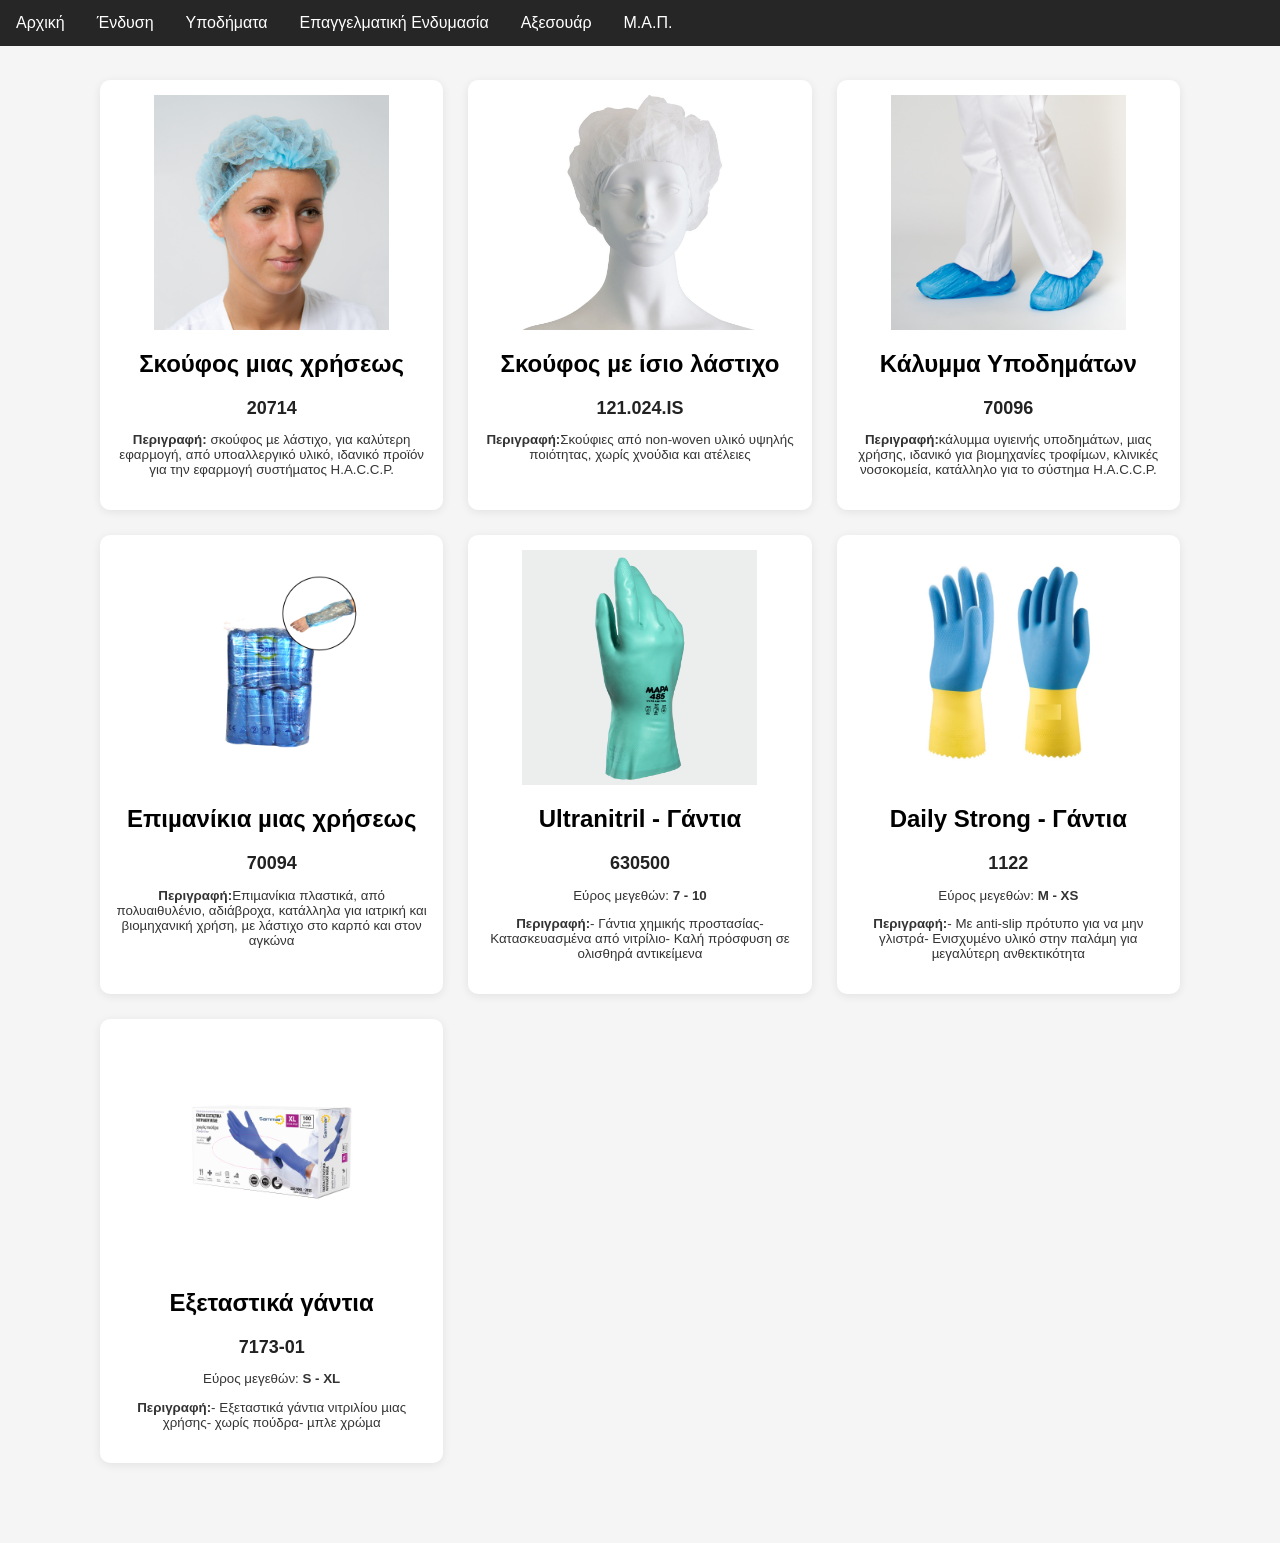
<file: disposable.html>
<!DOCTYPE html>
<html lang="en">

<head>
    <meta charset="UTF-8">
    <meta name="viewport" content="width=device-width, initial-scale=1.0">

    <title> Catalog Project </title>

    <link rel="stylesheet" href="css/style.css">


</head>

<body>


       <header>


      <nav class="navbar">

        <ul>
         <li> <a href="index.html"> Αρχική </a></li>
         <li class="dropdown"> <a href="javascript:void(0)" class="dropbtn"> Ένδυση </a>
    <div class="dropdown-content">
      <a href="clothes.html"> Μπλούζες </a>
      <a href="trousers.html"> Παντελόνια </a>
      <a href="jackets.html"> Πανωφόρια </a>
    </div></li>
         <li> <a href="shoes.html"> Υποδήματα </a></li>
         <li class="dropdown"> <a href="javascript:void(0)" class="dropbtn"> Επαγγελματική Ενδυμασία </a>
          <div class="dropdown-content">
            <a href="workwear.html"> Στολές Εργασίας</a>
            <a href="HV.html"> Υψηλής Ορατότητας</a>
          </div>
        </li>
        <li> <a href="accessories.html"> Αξεσουάρ </a></li>
         <li> <a href="disposable.html"> Μ.Α.Π. </a></li>
        </ul>

      </nav>

    </header>

    <div class="catalog">

         <div class="product">

        <img src="images/photo.jpg/skoufos1.jpg.jpg" alt="skoufos1">
            <h2> Σκούφος µιας χρήσεως </h2>
            <div class="price">20714</div>

               <p> <b>Περιγραφή:</b> σκούφος µε λάστιχο, για καλύτερη εφαρµογή, από υποαλλεργικό υλικό, ιδανικό προϊόν για την εφαρµογή συστήµατος H.A.C.C.P. </p>    
                       
          </div>

          <div class="product">

        <img src="images/photo.jpg/skoufos2.jpg.jpg" alt="skoufos2">
            <h2> Σκούφος µε ίσιο λάστιχο </h2>
            <div class="price">121.024.IS</div>

               <p> <b>Περιγραφή:</b>Σκούφιες από non-woven υλικό υψηλής ποιότητας, χωρίς χνούδια και ατέλειες </p>    
                       
          </div>

           <div class="product">

        <img src="images/photo.jpg/ky.jpg.jpg" alt="ypodimata">
            <h2> Κάλυµµα Υποδηµάτων </h2>
            <div class="price">70096</div>

               <p> <b>Περιγραφή:</b>κάλυµµα υγιεινής υποδηµάτων, µιας χρήσης, ιδανικό για βιοµηχανίες τροφίµων, κλινικές νοσοκοµεία, κατάλληλο για το σύστηµα H.A.C.C.P. </p>    
                       
          </div>

           <div class="product">

        <img src="images/photo.jpg/manikia.jpg.jpg" alt="manikia">
            <h2> Επιµανίκια µιας χρήσεως </h2>
            <div class="price">70094</div>

               <p> <b>Περιγραφή:</b>Επιµανίκια πλαστικά, από πολυαιθυλένιο, αδιάβροχα, κατάλληλα για ιατρική και βιοµηχανική χρήση, µε λάστιχο στο καρπό και στον αγκώνα</p>    
                       
          </div>

          <div class="product">

        <img src="images/photo.jpg/ultranitril.jpg.png" alt="ultranitril">
            <h2> Ultranitril - Γάντια </h2>
            <div class="price">630500</div>
               <p> Εύρος μεγεθών: <b> 7 - 10</b> </p>
               <p> <b>Περιγραφή:</b>-  Γάντια χηµικής προστασίας-  Κατασκευασµένα από νιτρίλιο- Καλή πρόσφυση σε ολισθηρά αντικείµενα</p>    
                       
          </div>

          <div class="product">

        <img src="images/photo.jpg/ds.jpg.jpg" alt="strong">
            <h2> Daily Strong - Γάντια </h2>
            <div class="price">1122</div>
               <p> Εύρος μεγεθών: <b> M - XS </b> </p>
               <p> <b>Περιγραφή:</b>- Με anti-slip πρότυπο για να µην γλιστρά-  Ενισχυµένο υλικό στην παλάµη για µεγαλύτερη ανθεκτικότητα</p>    
                       
          </div>

          <div class="product">

        <img src="images/photo.jpg/gantia.jpg.jpg" alt="gantia">
            <h2> Εξεταστικά γάντια</h2>
            <div class="price">7173-01</div>
               <p> Εύρος μεγεθών: <b> S - XL </b> </p>
               <p> <b>Περιγραφή:</b>- Εξεταστικά γάντια νιτριλίου µιας χρήσης- χωρίς πούδρα- µπλε χρώµα</p>    
                       
          </div>

         
          









































    </div>
















</body>

</html>
</file>
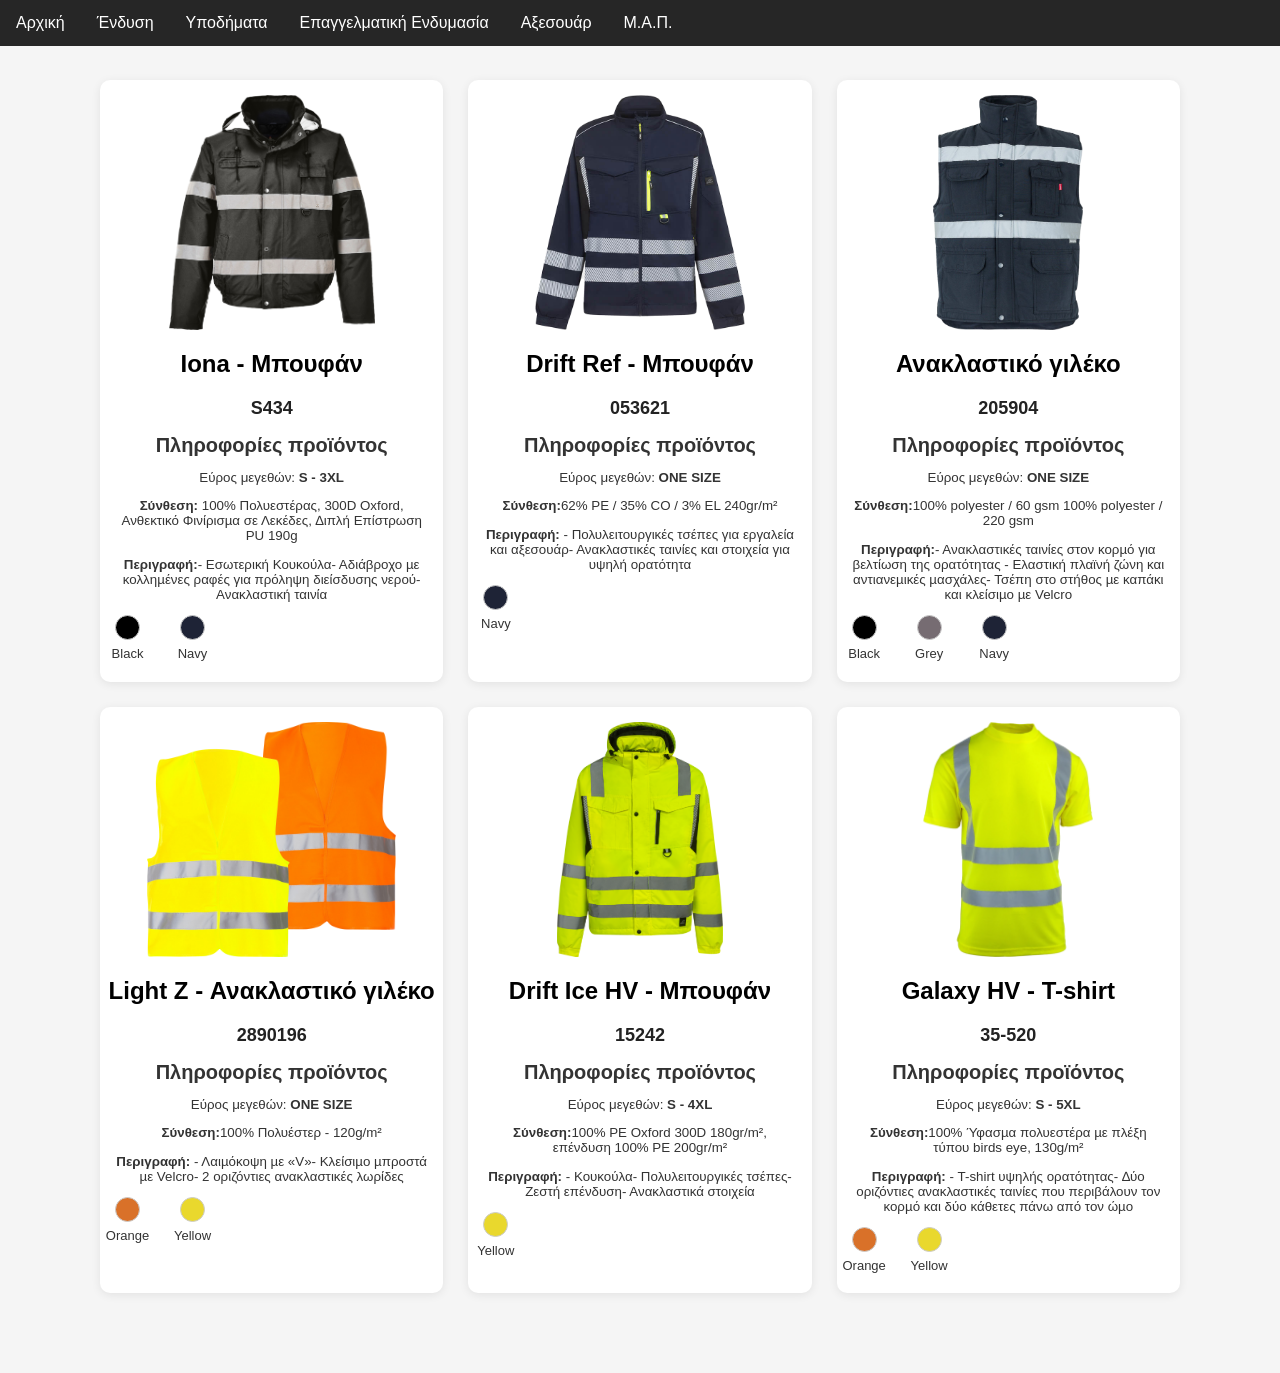
<file: HV.html>
<!DOCTYPE html>
<html lang="en">

<head>
    <meta charset="UTF-8">
    <meta name="viewport" content="width=device-width, initial-scale=1.0">

    <title> Catalog Project </title>

    <link rel="stylesheet" href="css/style.css">
</head>

<body>
    <header>

      <nav class="navbar">

        <ul>
         <li> <a href="index.html"> Αρχική </a></li>
         <li class="dropdown"> <a href="javascript:void(0)" class="dropbtn"> Ένδυση </a>
    <div class="dropdown-content">
      <a href="clothes.html"> Μπλούζες </a>
      <a href="trousers.html"> Παντελόνια </a>
      <a href="jackets.html"> Πανωφόρια </a>
    </div></li>
         <li> <a href="shoes.html"> Υποδήματα </a></li>
         <li class="dropdown"> <a href="javascript:void(0)" class="dropbtn"> Επαγγελματική Ενδυμασία </a>
          <div class="dropdown-content">
            <a href="workwear.html"> Στολές Εργασίας</a>
            <a href="HV.html"> Υψηλής Ορατότητας</a>
          </div>
        </li>
        <li> <a href="accessories.html"> Αξεσουάρ </a></li>
         <li> <a href="disposable.html"> Μ.Α.Π. </a></li>
        </ul>

      </nav>

    </header>

    <div class="catalog">

        <div class="product">

          <img src="images/photo.png/iona.png.png" alt="iona">
            <h2> Iona - Μπουφάν </h2>
            <div class="price"> S434 </div>

              <h3> Πληροφορίες προϊόντος </h3> 
          
               <p> Εύρος μεγεθών: <b> S - 3XL </b> </p>
               <p> <b>Σύνθεση:</b> 100% Πολυεστέρας, 300D Oxford, Ανθεκτικό Φινίρισµα σε Λεκέδες, ∆ιπλή Eπίστρωση PU 190g</p>
               <p> <b>Περιγραφή:</b>- Εσωτερική Κουκούλα- Αδιάβροχο µε κολληµένες ραφές για πρόληψη διείσδυσης νερού- Ανακλαστική ταινία </p>  

               <div class="product-colors">

    <!-- Βάλε εδώ ΟΛΑ τα χρώματα του προϊόντος -->
               
               <div class="color">
        <div class="circle" style="background-color: #000000;"></div>
        <div class="name">Black</div>
    </div>

    <div class="color">
        <div class="circle" style="background-color: #1e2336;"></div>
        <div class="name">Navy</div>
    </div>

    </div>

          </div>

          <div class="product">

          <img src="images/photo.png/refj.png.png" alt="ref">
            <h2>Drift Ref - Μπουφάν</h2>
            <div class="price"> 053621 </div>

              <h3> Πληροφορίες προϊόντος </h3> 
          
               <p> Εύρος μεγεθών: <b> ONE SIZE </b> </p>
               <p> <b>Σύνθεση:</b>62% PE / 35% CO / 3% EL 240gr/m²</p>
               <p> <b>Περιγραφή:</b> - Πολυλειτουργικές τσέπες για εργαλεία και αξεσουάρ- Ανακλαστικές ταινίες και στοιχεία για υψηλή ορατότητα </p>  

               <div class="product-colors">

    <!-- Βάλε εδώ ΟΛΑ τα χρώματα του προϊόντος -->
               
               <div class="color">
        <div class="circle" style="background-color: #1e2336;"></div>
        <div class="name">Navy</div>
    </div>

    </div>

          </div>

          <div class="product">

          <img src="images/photo.png/hvest.png.png" alt="vest">
            <h2> Ανακλαστικό γιλέκο</h2>
            <div class="price"> 205904 </div>

              <h3> Πληροφορίες προϊόντος </h3> 
          
               <p> Εύρος μεγεθών: <b> ONE SIZE </b> </p>
               <p> <b>Σύνθεση:</b>100% polyester / 60 gsm 100% polyester / 220 gsm</p>
               <p> <b>Περιγραφή:</b>- Ανακλαστικές ταινίες στον κορµό για βελτίωση της ορατότητας - Ελαστική πλαϊνή ζώνη και αντιανεµικές µασχάλες- Τσέπη στο στήθος µε καπάκι και κλείσιµο µε Velcro </p>  

               <div class="product-colors">

    <!-- Βάλε εδώ ΟΛΑ τα χρώματα του προϊόντος -->
               
    <div class="color">
        <div class="circle" style="background-color: #000000;"></div>
        <div class="name">Black</div>
    </div>

   <div class="color">
        <div class="circle" style="background-color: #766c72;"></div>
        <div class="name">Grey</div>
    </div>

    <div class="color">
        <div class="circle" style="background-color: #1E2336;"></div>
        <div class="name">Navy</div>
    </div>

    </div>

          </div>

    <div class="product">

          <img src="images/photo.png/z.png.png" alt="z">
            <h2>Light Z - Ανακλαστικό γιλέκο</h2>
            <div class="price">   2890196 </div>

              <h3> Πληροφορίες προϊόντος </h3> 
          
               <p> Εύρος μεγεθών: <b> ONE SIZE </b> </p>
               <p> <b>Σύνθεση:</b>100% Πολυέστερ - 120g/m²</p>
               <p> <b>Περιγραφή:</b> - Λαιµόκοψη µε «V»- Κλείσιµο µπροστά µε Velcro- 2 οριζόντιες ανακλαστικές λωρίδες </p>  

               <div class="product-colors">

    <!-- Βάλε εδώ ΟΛΑ τα χρώματα του προϊόντος -->
               
               <div class="color">
        <div class="circle" style="background-color: #D97129;"></div>
        <div class="name">Orange</div>
    </div>

    <div class="color">
        <div class="circle" style="background-color: #E9D82D;"></div>
        <div class="name">Yellow</div>
    </div>

    </div>

          </div>
          
          <div class="product">

          <img src="images/photo.png/drift.png.png" alt="drift">
            <h2> Drift Ice HV - Μπουφάν</h2>
            <div class="price">    15242 </div>

              <h3> Πληροφορίες προϊόντος </h3> 
          
               <p> Εύρος μεγεθών: <b> S - 4XL </b> </p>
               <p> <b>Σύνθεση:</b>100% PE Oxford 300D 180gr/m², επένδυση 100% PE 200gr/m²</p>
               <p> <b>Περιγραφή:</b> - Κουκούλα- Πολυλειτουργικές τσέπες- Ζεστή επένδυση- Ανακλαστικά στοιχεία </p>   
               
               <div class="product-colors">

    <!-- Βάλε εδώ ΟΛΑ τα χρώματα του προϊόντος -->

    <div class="color">
        <div class="circle" style="background-color: #E9D82D;"></div>
        <div class="name">Yellow</div>
    </div>

    </div>
          </div>

          <div class="product">

          <img src="images/photo.png/35520.png.png" alt="hv">
            <h2>Galaxy HV - T-shirt</h2>
            <div class="price">    35-520 </div>

              <h3> Πληροφορίες προϊόντος </h3> 
          
               <p> Εύρος μεγεθών: <b> S - 5XL </b> </p>
               <p> <b>Σύνθεση:</b>100% Ύφασµα πολυεστέρα µε πλέξη τύπου birds eye, 130g/m²</p>
               <p> <b>Περιγραφή:</b> - T-shirt υψηλής ορατότητας- ∆ύο οριζόντιες ανακλαστικές ταινίες που περιβάλουν τον κορµό και δύο κάθετες πάνω από τον ώµο</p>  
               
               <div class="product-colors">

    <!-- Βάλε εδώ ΟΛΑ τα χρώματα του προϊόντος -->
               
               <div class="color">
        <div class="circle" style="background-color: #D97129;"></div>
        <div class="name">Orange</div>
    </div>

    <div class="color">
        <div class="circle" style="background-color: #E9D82D;"></div>
        <div class="name">Yellow</div>
    </div>

    </div>
          </div>
 </div>

 

</body>
</html>
</file>
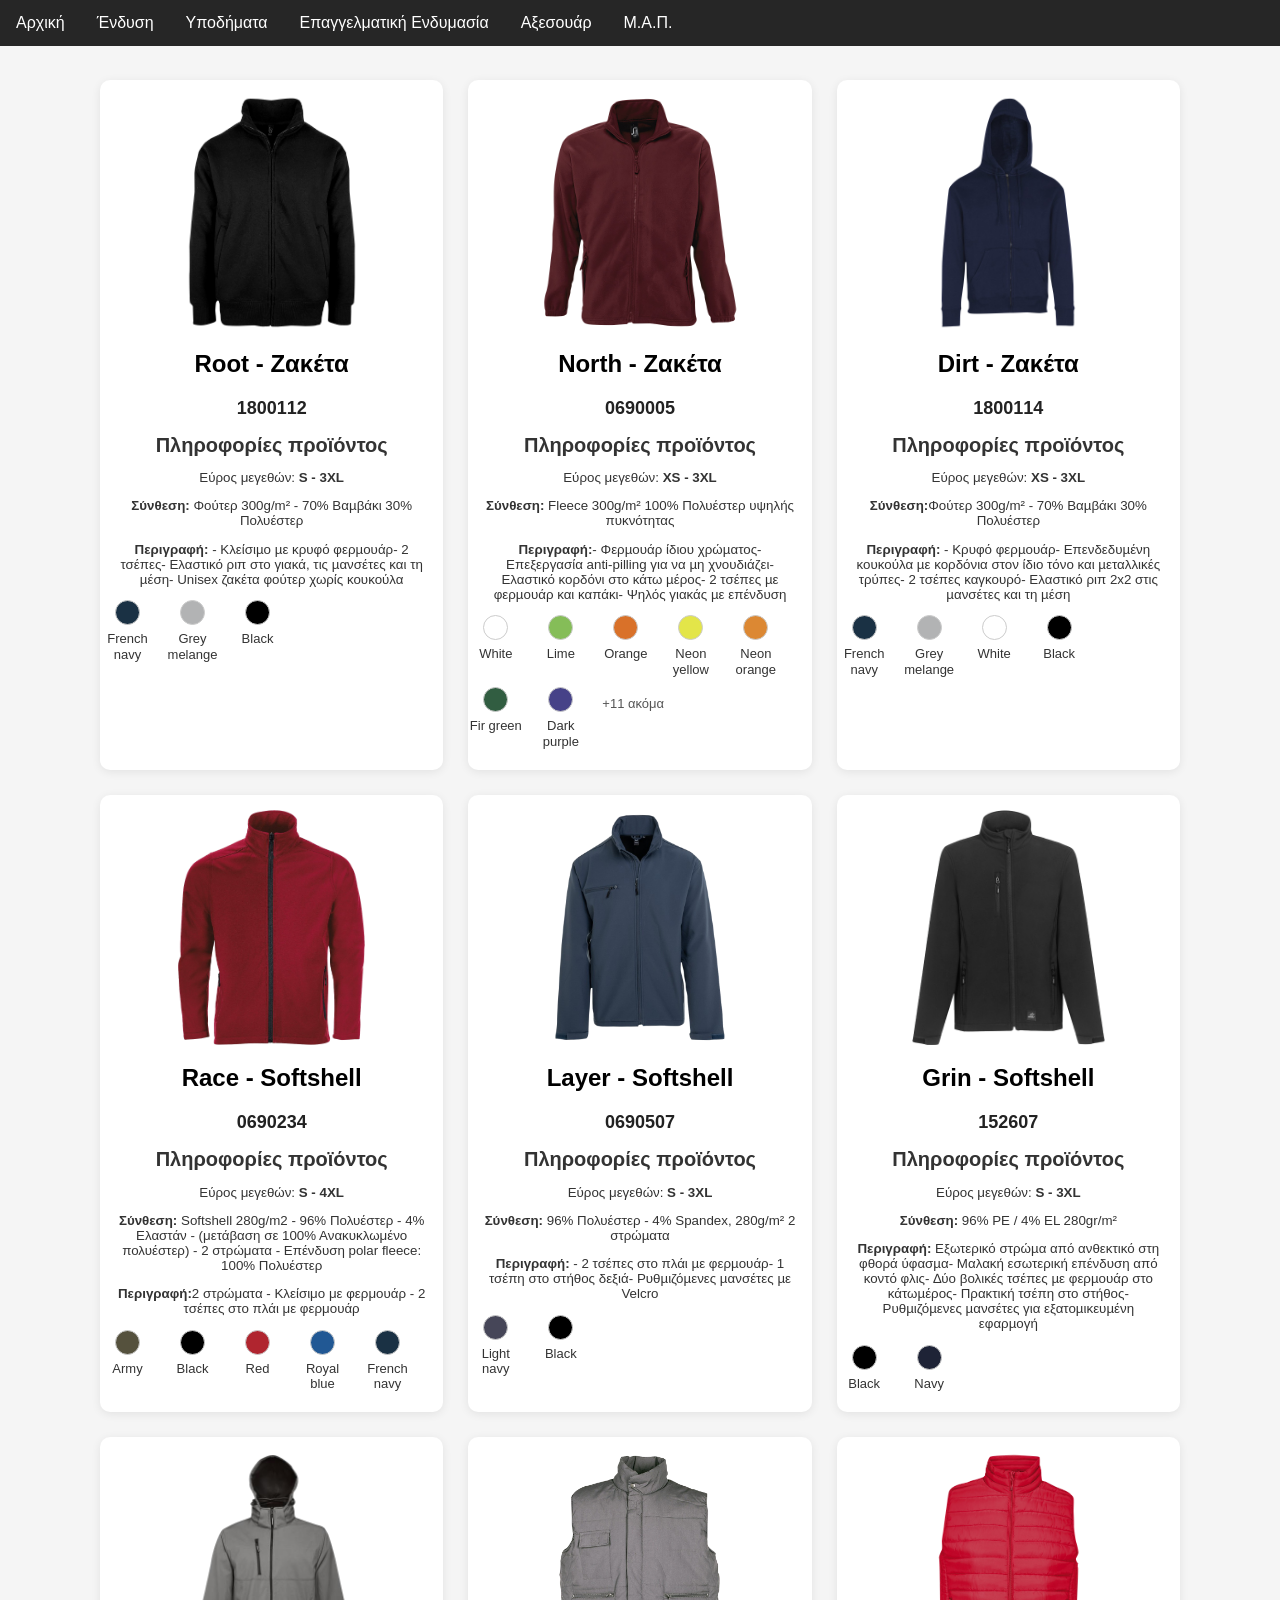
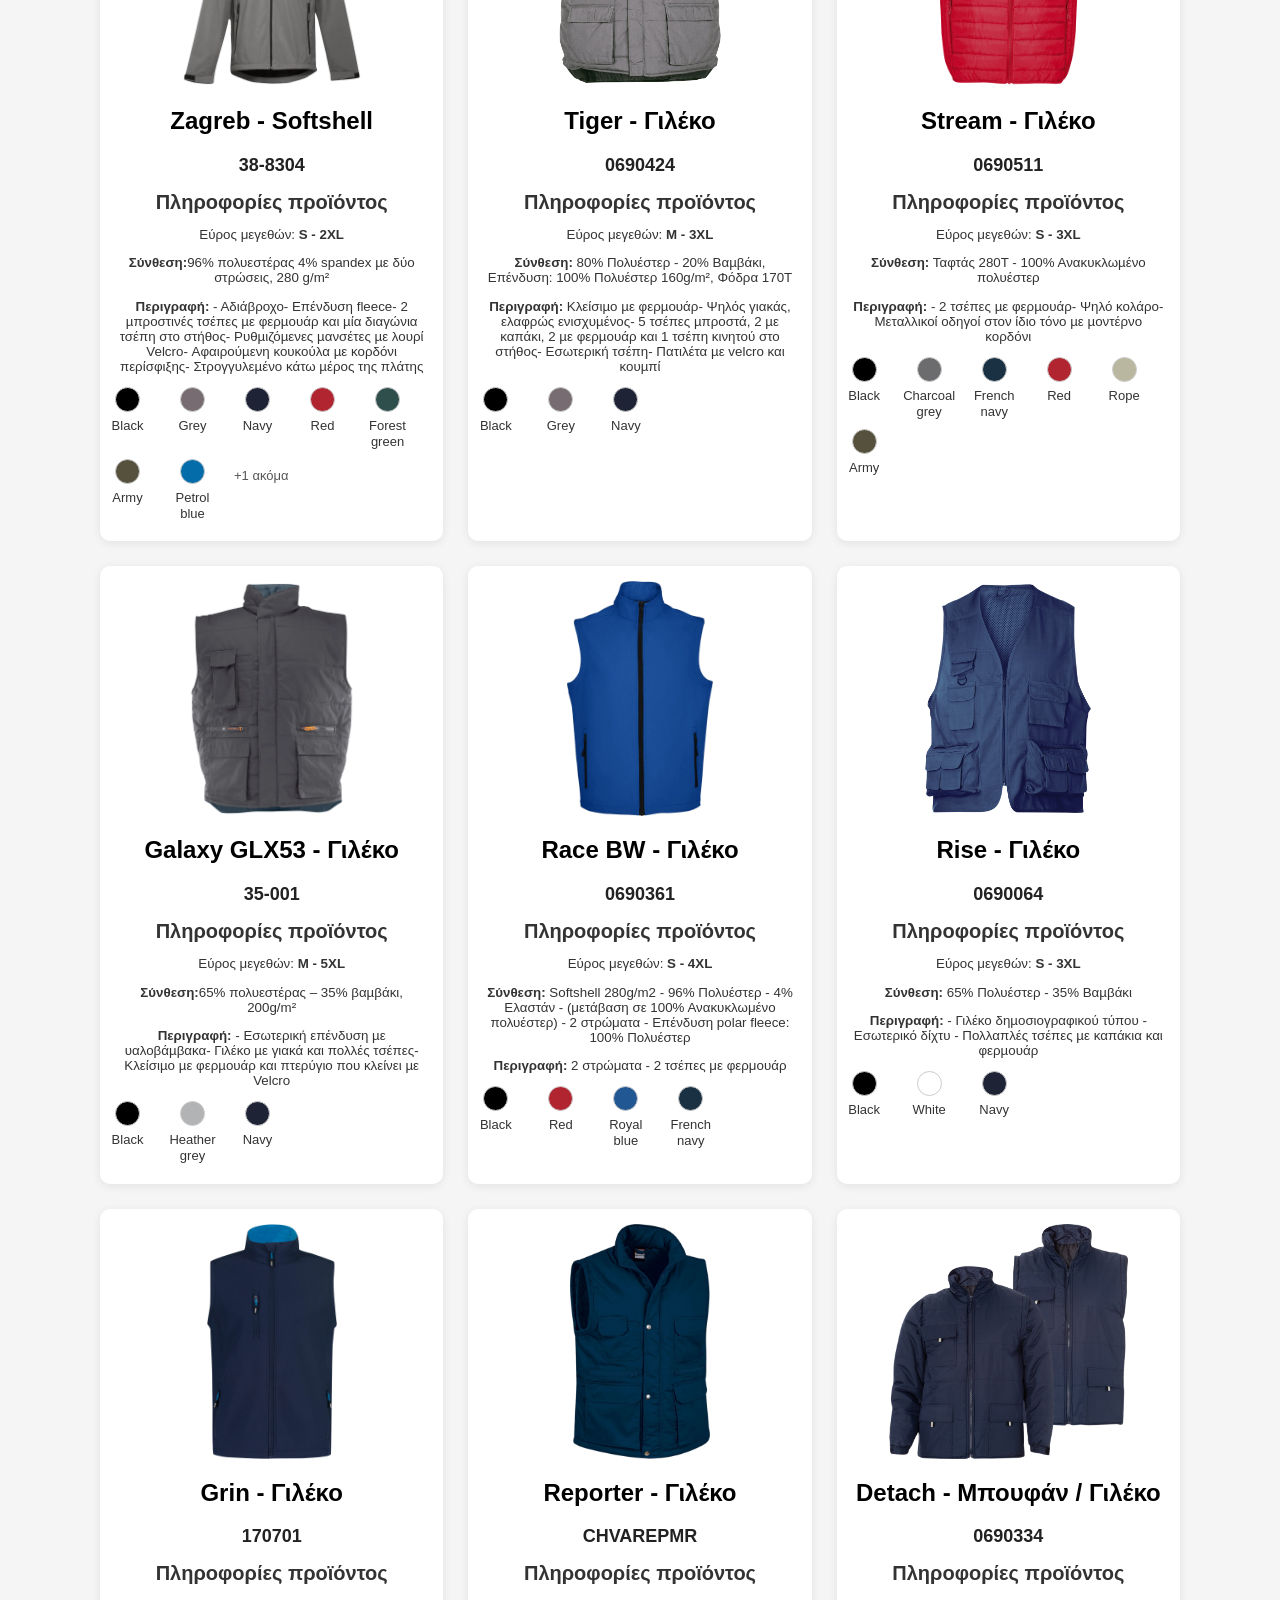
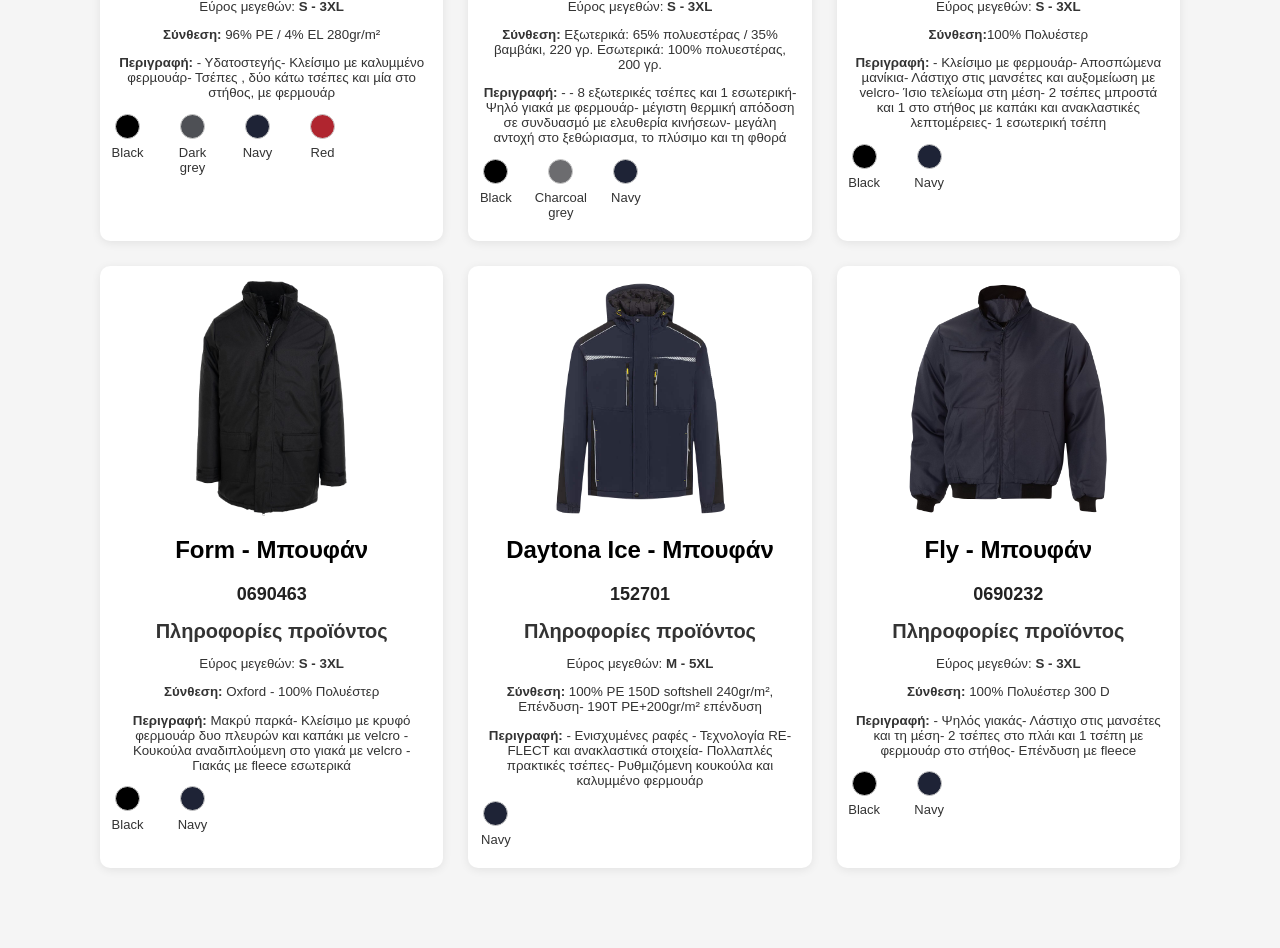
<file: jackets.html>
<!DOCTYPE html>
<html lang="en">

<head>
    <meta charset="UTF-8">
    <meta name="viewport" content="width=device-width, initial-scale=1.0">

    <title> Catalog Project </title>

    <link rel="stylesheet" href="css/style.css"> 
</head>

<body>

           <header>


      <nav class="navbar">

        <ul>
         <li> <a href="index.html"> Αρχική </a></li>
         <li class="dropdown"> <a href="javascript:void(0)" class="dropbtn"> Ένδυση </a>
    <div class="dropdown-content">
      <a href="clothes.html"> Μπλούζες </a>
      <a href="trousers.html"> Παντελόνια </a>
      <a href="jackets.html"> Πανωφόρια </a>
    </div></li>
         <li> <a href="shoes.html"> Υποδήματα </a></li>
         <li class="dropdown"> <a href="javascript:void(0)" class="dropbtn"> Επαγγελματική Ενδυμασία </a>
          <div class="dropdown-content">
            <a href="workwear.html"> Στολές Εργασίας</a>
            <a href="HV.html"> Υψηλής Ορατότητας</a>
          </div>
        </li>
        <li> <a href="accessories.html"> Αξεσουάρ </a></li>
         <li> <a href="disposable.html"> Μ.Α.Π.</a></li>
        </ul>

      </nav>

    </header>

    <div class="catalog">

     <!-- jacket -->


           <div class="product">
        
        <img src="images/photo.png/deal.png.png" alt="root">
            <h2>Root - Ζακέτα</h2>
            <div class="price"> 1800112 </div>

              <h3> Πληροφορίες προϊόντος </h3>
          
               <p> Εύρος μεγεθών: <b>S - 3XL</b> </p>
               <p> <b>Σύνθεση:</b> Φούτερ 300g/m² - 70% Βαµβάκι 30% Πολυέστερ </p>
               <p> <b>Περιγραφή:</b> - Κλείσιµο µε κρυφό φερµουάρ- 2 τσέπες- Ελαστικό ριπ στο γιακά, τις µανσέτες και τη µέση- Unisex ζακέτα φούτερ χωρίς κουκούλα</p> 
               
               <div class="product-colors">

    <!-- Βάλε εδώ ΟΛΑ τα χρώματα του προϊόντος -->

     <div class="color">
        <div class="circle" style="background-color: #1a3144;"></div>
        <div class="name">French navy</div>
    </div>

     <div class="color">
        <div class="circle" style="background-color: #B2B3B4;"></div>
        <div class="name">Grey melange</div>
    </div>


    <div class="color">
        <div class="circle" style="background-color: #000000;"></div>
        <div class="name">Black</div>
    </div>
               </div>
          </div>
    

      <div class="product">

        <img src="images/photo.png/north.png.png" alt="north">
            <h2>North - Ζακέτα</h2>
            <div class="price">0690005</div>

              <h3> Πληροφορίες προϊόντος </h3>
          
               <p> Εύρος μεγεθών: <b>XS - 3XL</b> </p>
               <p> <b>Σύνθεση:</b> Fleece 300g/m² 100% Πολυέστερ υψηλής πυκνότητας </p>
               <p> <b>Περιγραφή:</b>- Φερµουάρ ίδιου χρώµατος- Επεξεργασία anti-pilling για να µη χνουδιάζει- Ελαστικό κορδόνι στο κάτω µέρος- 2 τσέπες µε φερµουάρ και καπάκι- Ψηλός γιακάς µε επένδυση </p> 
               
               <div class="product-colors">

    <!-- Βάλε εδώ ΟΛΑ τα χρώματα του προϊόντος -->

    <div class="color">
        <div class="circle" style="background-color: #FFFFFF;"></div>
        <div class="name">White</div>
    </div>

    <div class="color">
        <div class="circle" style="background-color: #85bd58;"></div>
        <div class="name">Lime</div>
    </div>

    <div class="color">
        <div class="circle" style="background-color: #D97129;"></div>
        <div class="name">Orange</div>
    </div>

    <div class="color">
        <div class="circle" style="background-color: #e3e549;"></div>
        <div class="name">Neon yellow</div>
    </div>

    <div class="color">
        <div class="circle" style="background-color: #dc8833;"></div>
        <div class="name">Neon orange</div>
    </div>

    <div class="color">
        <div class="circle" style="background-color: #315d41;"></div>
        <div class="name">Fir green</div>
    </div>

    <div class="color">
        <div class="circle" style="background-color: #464288;"></div>
        <div class="name">Dark purple</div>
    </div>

    <div class="color">
        <div class="circle" style="background-color: #215894;"></div>
        <div class="name">Royal blue</div>
    </div>

    <div class="color">
        <div class="circle" style="background-color: #b9b79f;"></div>
        <div class="name">Rope</div>
    </div>

    <div class="color">
        <div class="circle" style="background-color: #6c6c6f;"></div>
        <div class="name">Charcoal grey</div>
    </div>

    <div class="color">
        <div class="circle" style="background-color: #5F1D32;"></div>
        <div class="name">Burgundy</div>
    </div>

     <div class="color">
        <div class="circle" style="background-color: #1e2336;"></div>
        <div class="name">Navy</div>
    </div>

     <div class="color">
        <div class="circle" style="background-color: #B2B3B4;"></div>
        <div class="name">Grey melange</div>
    </div>

    <div class="color">
        <div class="circle" style="background-color: #3d3c2a;"></div>
        <div class="name">Dark chocolate</div>
    </div>

     <div class="color">
        <div class="circle" style="background-color: #4D9FC6;"></div>
        <div class="name">Aqua</div>
    </div>

     <div class="color">
        <div class="circle" style="background-color: #55513D;"></div>
        <div class="name">Army</div>
    </div>

    <div class="color">
        <div class="circle" style="background-color: #B0252F;"></div>
        <div class="name">Red</div>
    </div>


    <div class="color">
        <div class="circle" style="background-color: #000000;"></div>
        <div class="name">Black</div>
    </div>
               </div>
      </div>

           <div class="product">

        <img src="images/photo.png/dust.png.png" alt="dirt">
            <h2> Dirt - Ζακέτα </h2>
            <div class="price">1800114</div>

              <h3> Πληροφορίες προϊόντος </h3>
          
               <p> Εύρος μεγεθών: <b>XS - 3XL</b> </p>
               <p> <b>Σύνθεση:</b>Φούτερ 300g/m² - 70% Βαµβάκι 30% Πολυέστερ</p>
               <p> <b>Περιγραφή:</b> - Κρυφό φερµουάρ- Επενδεδυµένη κουκούλα µε κορδόνια στον ίδιο τόνο και µεταλλικές τρύπες- 2 τσέπες καγκουρό- Ελαστικό ριπ 2x2 στις µανσέτες και τη µέση</p>  
               
               <div class="product-colors">

    <!-- Βάλε εδώ ΟΛΑ τα χρώματα του προϊόντος -->

     <div class="color">
        <div class="circle" style="background-color: #1a3144;"></div>
        <div class="name">French navy</div>
    </div>

     <div class="color">
        <div class="circle" style="background-color: #B2B3B4;"></div>
        <div class="name">Grey melange</div>
    </div>

      <div class="color">
        <div class="circle" style="background-color: #FFFFFF;"></div>
        <div class="name">White</div>
    </div>

    <div class="color">
        <div class="circle" style="background-color: #000000;"></div>
        <div class="name">Black</div>
    </div>
               </div>
          </div>

    <div class="product">

        <img src="images/photo.png/race.png.png" alt="race">
            <h2> Race - Softshell  </h2>
            <div class="price"> 0690234 </div>

              <h3> Πληροφορίες προϊόντος </h3>
          
               <p> Εύρος μεγεθών: <b>S - 4XL</b> </p>
               <p> <b>Σύνθεση:</b> Softshell 280g/m2 - 96% Πολυέστερ - 4% Ελαστάν - (μετάβαση σε 100% Ανακυκλωμένο πολυέστερ) - 2 στρώματα - Επένδυση polar fleece: 100% Πολυέστερ </p>
               <p> <b>Περιγραφή:</b>2 στρώματα - Κλείσιμο με φερμουάρ - 2 τσέπες στο πλάι με φερμουάρ </p> 
               
               <div class="product-colors">

    <!-- Βάλε εδώ ΟΛΑ τα χρώματα του προϊόντος -->

     <div class="color">
        <div class="circle" style="background-color: #55513D;"></div>
        <div class="name">Army</div>
    </div>

    <div class="color">
        <div class="circle" style="background-color: #000000;"></div>
        <div class="name">Black</div>
    </div>

    <div class="color">
        <div class="circle" style="background-color: #B0252F;"></div>
        <div class="name">Red</div>
    </div>

    <div class="color">
        <div class="circle" style="background-color: #215894;"></div>
        <div class="name">Royal blue</div>
    </div>

    <div class="color">
        <div class="circle" style="background-color: #1A3144;"></div>
        <div class="name">French navy</div>
    </div>


               </div>
    </div>

    <div class="product">

        <img src="images/photo.png/layer.png.png" alt="layer">
            <h2> Layer - Softshell  </h2>
            <div class="price"> 0690507 </div>

              <h3> Πληροφορίες προϊόντος </h3>
          
               <p> Εύρος μεγεθών: <b>S - 3XL</b> </p>
               <p> <b>Σύνθεση:</b> 96% Πολυέστερ - 4% Spandex, 280g/m² 2 στρώµατα</p>
               <p> <b>Περιγραφή:</b> - 2 τσέπες στο πλάι µε φερµουάρ- 1 τσέπη στο στήθος δεξιά- Ρυθµιζόµενες µανσέτες µε Velcro</p> 
               
               <div class="product-colors">

    <!-- Βάλε εδώ ΟΛΑ τα χρώματα του προϊόντος -->

     <div class="color">
        <div class="circle" style="background-color: #464658;"></div>
        <div class="name">Light navy</div>
    </div>

    <div class="color">
        <div class="circle" style="background-color: #000000;"></div>
        <div class="name">Black</div>
    </div>
               </div>
    </div>

    <div class="product">
        
        <img src="images/photo.png/grin_jacket.png.png" alt="grin">
            <h2>Grin - Softshell </h2>
            <div class="price">  152607 </div>

              <h3> Πληροφορίες προϊόντος </h3>
          
               <p> Εύρος μεγεθών: <b> S - 3XL</b> </p>
               <p> <b>Σύνθεση:</b>  96% PE / 4% EL 280gr/m² </p>
               <p> <b>Περιγραφή:</b>  Εξωτερικό στρώµα από ανθεκτικό στη φθορά ύφασµα- Μαλακή εσωτερική επένδυση από κοντό φλις- ∆ύο βολικές τσέπες µε φερµουάρ στο κάτωµέρος- Πρακτική τσέπη στο στήθος- Ρυθµιζόµενες µανσέτες για εξατοµικευµένη εφαρµογή </p>  
               
               <div class="product-colors">

    <!-- Βάλε εδώ ΟΛΑ τα χρώματα του προϊόντος -->

    <div class="color">
        <div class="circle" style="background-color: #000000;"></div>
        <div class="name">Black</div>
    </div>

    <div class="color">
        <div class="circle" style="background-color: #1E2336;"></div>
        <div class="name">Navy</div>
    </div>

         </div>
          </div>
    

      <div class="product">

        <img src="images/photo.png/zagrep.png.png" alt="zagreb">
            <h2> Zagreb - Softshell  </h2>
            <div class="price">  38-8304 </div>

              <h3> Πληροφορίες προϊόντος </h3>
          
               <p> Εύρος μεγεθών: <b> S - 2XL</b> </p>
               <p> <b>Σύνθεση:</b>96% πολυεστέρας 4% spandex µε δύο στρώσεις, 280 g/m² </p>
               <p> <b>Περιγραφή:</b> - Αδιάβροχο- Επένδυση fleece- 2 µπροστινές τσέπες µε φερµουάρ και µία διαγώνια τσέπη στο στήθος- Ρυθµιζόµενες µανσέτες µε λουρί Velcro- Αφαιρούµενη κουκούλα µε κορδόνι περίσφιξης- Στρογγυλεµένο κάτω µέρος της πλάτης </p> 
               
               <div class="product-colors">

    <!-- Βάλε εδώ ΟΛΑ τα χρώματα του προϊόντος -->

    <div class="color">
        <div class="circle" style="background-color: #000000;"></div>
        <div class="name">Black</div>
    </div>

    <div class="color">
        <div class="circle" style="background-color: #766c72;"></div>
        <div class="name">Grey</div>
    </div>

    <div class="color">
        <div class="circle" style="background-color: #1e2336;"></div>
        <div class="name">Navy</div>
    </div>

    <div class="color">
        <div class="circle" style="background-color: #B0252F;"></div>
        <div class="name">Red</div>
    </div>

    <div class="color">
        <div class="circle" style="background-color: #2e4f4b;"></div>
        <div class="name">Forest green</div>
    </div>

    <div class="color">
        <div class="circle" style="background-color: #55513D;"></div>
        <div class="name">Army</div>
    </div>

     <div class="color">
        <div class="circle" style="background-color: #046ca9;"></div>
        <div class="name">Petrol blue</div>
    </div>

     <div class="color">
        <div class="circle" style="background-color: #215894;"></div>
        <div class="name">Royal blue</div>
    </div>

         </div>
          </div>

    

        <!--vest-->
        
       <div class="product">

        <img src="images/photo.png/tiger.png.png" alt="tiger">
            <h2> Tiger - Γιλέκο</h2>
            <div class="price"> 0690424</div>

              <h3> Πληροφορίες προϊόντος </h3>
          
               <p> Εύρος μεγεθών: <b>M - 3XL</b> </p>
               <p> <b>Σύνθεση:</b>  80% Πολυέστερ - 20% Βαµβάκι, Επένδυση: 100% Πολυέστερ 160g/m², Φόδρα 170Τ </p>
               <p> <b>Περιγραφή:</b> Κλείσιµο µε φερµουάρ- Ψηλός γιακάς, ελαφρώς ενισχυµένος- 5 τσέπες µπροστά, 2 µε καπάκι, 2 µε φερµουάρ και 1 τσέπη κινητού στο στήθος- Εσωτερική τσέπη- Πατιλέτα µε velcro και κουµπί</p>  
               
               <div class="product-colors">

    <!-- Βάλε εδώ ΟΛΑ τα χρώματα του προϊόντος -->

    <div class="color">
        <div class="circle" style="background-color: #000000;"></div>
        <div class="name">Black</div>
    </div>

   <div class="color">
        <div class="circle" style="background-color: #766c72;"></div>
        <div class="name">Grey</div>
    </div>

    <div class="color">
        <div class="circle" style="background-color: #1E2336;"></div>
        <div class="name">Navy</div>
    </div>

         </div>
          </div>
    

      <div class="product">

        <img src="images/photo.png/stream.png.png" alt="stream">
            <h2>Stream - Γιλέκο</h2>
            <div class="price">0690511</div>

              <h3> Πληροφορίες προϊόντος </h3>
          
               <p> Εύρος μεγεθών: <b>S - 3XL</b> </p>
               <p> <b>Σύνθεση:</b> Ταφτάς 280Τ - 100% Ανακυκλωµένο πολυέστερ </p>
               <p> <b>Περιγραφή:</b> - 2 τσέπες µε φερµουάρ- Ψηλό κολάρο- Μεταλλικοί οδηγοί στον ίδιο τόνο µε µοντέρνο κορδόνι </p>  
               
               <div class="product-colors">

    <!-- Βάλε εδώ ΟΛΑ τα χρώματα του προϊόντος -->

    <div class="color">
        <div class="circle" style="background-color: #000000;"></div>
        <div class="name">Black</div>
    </div>

    <div class="color">
        <div class="circle" style="background-color: #6c6c6f;"></div>
        <div class="name">Charcoal grey</div>
    </div>

    <div class="color">
        <div class="circle" style="background-color: #1A3144;"></div>
        <div class="name">French navy</div>
    </div>

    <div class="color">
        <div class="circle" style="background-color: #B0252F;"></div>
        <div class="name">Red</div>
    </div>

    <div class="color">
        <div class="circle" style="background-color: #b9b79f;"></div>
        <div class="name">Rope</div>
    </div>

    <div class="color">
        <div class="circle" style="background-color: #55513D;"></div>
        <div class="name">Army</div>
    </div>

         </div>
      </div>
    

      <div class="product">

        <img src="images/photo.png/GLX53.png.png" alt="glx53">
            <h2> Galaxy GLX53 - Γιλέκο </h2>
            <div class="price"> 35-001 </div>

              <h3> Πληροφορίες προϊόντος </h3>
          
               <p> Εύρος μεγεθών: <b>M - 5XL</b> </p>
               <p> <b>Σύνθεση:</b>65% πολυεστέρας – 35% βαµβάκι, 200g/m² </p>
               <p> <b>Περιγραφή:</b> - Εσωτερική επένδυση µε υαλοβάµβακα- Γιλέκο µε γιακά και πολλές τσέπες- Κλείσιµο µε φερµουάρ και πτερύγιο που κλείνει µε Velcro </p> 
               
               <div class="product-colors">

    <!-- Βάλε εδώ ΟΛΑ τα χρώματα του προϊόντος -->

    <div class="color">
        <div class="circle" style="background-color: #000000;"></div>
        <div class="name">Black</div>
    </div>

    <div class="color">
        <div class="circle" style="background-color: #B2B3B4;"></div>
        <div class="name">Heather grey</div>
    </div>

    <div class="color">
        <div class="circle" style="background-color: #1E2336;"></div>
        <div class="name">Navy</div>
    </div>

         </div>

          </div>

          <div class="product">
        
        <img src="images/photo.png/racebw.png.png" alt="race bw">
            <h2>Race BW - Γιλέκο</h2>
            <div class="price">  0690361 </div>

              <h3> Πληροφορίες προϊόντος </h3>
          
               <p> Εύρος μεγεθών: <b> S - 4XL</b> </p>
               <p> <b>Σύνθεση:</b> Softshell 280g/m2 - 96% Πολυέστερ - 4% Ελαστάν - (μετάβαση σε 100% Ανακυκλωμένο πολυέστερ) - 2 στρώματα - Επένδυση polar fleece: 100% Πολυέστερ </p>
               <p> <b>Περιγραφή:</b> 2 στρώματα - 2 τσέπες με φερμουάρ </p> 
               
               <div class="product-colors">

    <!-- Βάλε εδώ ΟΛΑ τα χρώματα του προϊόντος -->

    <div class="color">
        <div class="circle" style="background-color: #000000;"></div>
        <div class="name">Black</div>
    </div>

     <div class="color">
        <div class="circle" style="background-color: #B0252F;"></div>
        <div class="name">Red</div>
    </div>

    <div class="color">
        <div class="circle" style="background-color: #215894;"></div>
        <div class="name">Royal blue</div>
    </div>

    <div class="color">
        <div class="circle" style="background-color: #1A3144;"></div>
        <div class="name">French navy</div>
    </div>


         </div>

          </div>


          <div class="product">
        
        <img src="images/photo.png/rise.png.png" alt="rise">
            <h2>Rise - Γιλέκο</h2>
            <div class="price">  0690064 </div>

              <h3> Πληροφορίες προϊόντος </h3>
          
               <p> Εύρος μεγεθών: <b> S - 3XL</b> </p>
               <p> <b>Σύνθεση:</b>  65% Πολυέστερ - 35% Βαµβάκι </p>
               <p> <b>Περιγραφή:</b> - Γιλέκο δηµοσιογραφικού τύπου - Εσωτερικό δίχτυ - Πολλαπλές τσέπες µε καπάκια και φερµουάρ </p> 
               
               <div class="product-colors">

    <!-- Βάλε εδώ ΟΛΑ τα χρώματα του προϊόντος -->

    <div class="color">
        <div class="circle" style="background-color: #000000;"></div>
        <div class="name">Black</div>
    </div>

    <div class="color">
        <div class="circle" style="background-color: #FFFFFF;"></div>
        <div class="name">White</div>
    </div>

    <div class="color">
        <div class="circle" style="background-color: #1E2336;"></div>
        <div class="name">Navy</div>
    </div>

         </div>

          </div>
    

      <div class="product">

        <img src="images/photo.png/grin.png.png" alt="grin">
            <h2>Grin - Γιλέκο</h2>
            <div class="price">170701</div>

              <h3> Πληροφορίες προϊόντος </h3>
          
               <p> Εύρος μεγεθών: <b>S - 3XL</b> </p>
               <p> <b>Σύνθεση:</b> 96% PE / 4% EL 280gr/m² </p>
               <p> <b>Περιγραφή:</b> - Υδατοστεγής- Κλείσιµο µε καλυµµένο φερµουάρ- Τσέπες , δύο κάτω τσέπες και µία στο στήθος, µε φερµουάρ </p>  
               
               <div class="product-colors">

    <!-- Βάλε εδώ ΟΛΑ τα χρώματα του προϊόντος -->

    <div class="color">
        <div class="circle" style="background-color: #000000;"></div>
        <div class="name">Black</div>
    </div>

    <div class="color">
        <div class="circle" style="background-color: #4E5055;"></div>
        <div class="name">Dark grey</div>
    </div>

    <div class="color">
        <div class="circle" style="background-color: #1E2336;"></div>
        <div class="name">Navy</div>
    </div>

    <div class="color">
        <div class="circle" style="background-color: #B0252F;"></div>
        <div class="name">Red</div>
    </div>

         </div>
      </div>

      <div class="product">

        <!-- vest -->

        <img src="images/photo.png//reporter.png.png" alt="reporter">
            <h2> Reporter - Γιλέκο</h2>
            <div class="price"> CHVAREPMR</div>

              <h3> Πληροφορίες προϊόντος </h3>
          
               <p> Εύρος μεγεθών: <b>S - 3XL</b> </p>
               <p> <b>Σύνθεση:</b>  Εξωτερικά: 65% πολυεστέρας / 35% βαµβάκι, 220 γρ.
                                    Εσωτερικά: 100% πολυεστέρας, 200 γρ. </p>
               <p> <b>Περιγραφή:</b> - -  8 εξωτερικές τσέπες και 1 εσωτερική- Ψηλό γιακά µε φερµουάρ- µέγιστη θερµική απόδοση σε συνδυασµό µε ελευθερία κινήσεων- µεγάλη αντοχή στο ξεθώριασµα, το πλύσιµο και τη φθορά</p>  
               
               <div class="product-colors">

    <!-- Βάλε εδώ ΟΛΑ τα χρώματα του προϊόντος -->

    <div class="color">
        <div class="circle" style="background-color: #000000;"></div>
        <div class="name">Black</div>
    </div>

    <div class="color">
        <div class="circle" style="background-color: #6c6c6f;"></div>
        <div class="name">Charcoal grey</div>
    </div>

    <div class="color">
        <div class="circle" style="background-color: #1E2336;"></div>
        <div class="name">Navy</div>
    </div>

         </div>
          </div>



      <div class="product">

        <img src="images/photo.png/detach.png.png" alt="detach">
            <h2> Detach - Μπουφάν / Γιλέκο </h2>
            <div class="price"> 0690334 </div>

              <h3> Πληροφορίες προϊόντος </h3>
          
               <p> Εύρος μεγεθών: <b> S - 3XL</b> </p>
               <p> <b>Σύνθεση:</b>100% Πολυέστερ </p>
               <p> <b>Περιγραφή:</b> - Κλείσιµο µε φερµουάρ- Αποσπώµενα µανίκια- Λάστιχο στις µανσέτες και αυξοµείωση µε velcro- Ίσιο τελείωµα στη µέση- 2 τσέπες µπροστά και 1 στο στήθος µε καπάκι και ανακλαστικές λεπτοµέρειες- 1 εσωτερική τσέπη </p> 
               
               <div class="product-colors">

    <!-- Βάλε εδώ ΟΛΑ τα χρώματα του προϊόντος -->

    <div class="color">
        <div class="circle" style="background-color: #000000;"></div>
        <div class="name">Black</div>
    </div>

    <div class="color">
        <div class="circle" style="background-color: #1E2336;"></div>
        <div class="name">Navy</div>
    </div>

         </div>
          </div>

          <!-- puffer -->

           <div class="product">
        
        <img src="images/photo.png/form.png.png" alt="form">
            <h2>Form - Μπουφάν</h2>
            <div class="price">  0690463 </div>

              <h3> Πληροφορίες προϊόντος </h3>
          
               <p> Εύρος μεγεθών: <b> S - 3XL</b> </p>
               <p> <b>Σύνθεση:</b> Oxford - 100% Πολυέστερ </p>
               <p> <b>Περιγραφή:</b>  Μακρύ παρκά- Κλείσιµο µε κρυφό φερµουάρ δυο πλευρών και καπάκι µε velcro - Κουκούλα αναδιπλούµενη στο γιακά µε velcro - Γιακάς µε fleece εσωτερικά </p>  
               
               <div class="product-colors">

    <!-- Βάλε εδώ ΟΛΑ τα χρώματα του προϊόντος -->

    <div class="color">
        <div class="circle" style="background-color: #000000;"></div>
        <div class="name">Black</div>
    </div>

    <div class="color">
        <div class="circle" style="background-color: #1E2336;"></div>
        <div class="name">Navy</div>
    </div>

         </div>
          </div>

            <div class="product">

        <img src="images/photo.png/daytona.png.png" alt="daytona">
            <h2>Daytona Ice - Μπουφάν</h2>
            <div class="price">152701</div>

              <h3> Πληροφορίες προϊόντος </h3>
          
               <p> Εύρος μεγεθών: <b>M - 5XL</b> </p>
               <p> <b>Σύνθεση:</b> 100% PE 150D softshell 240gr/m², Επένδυση- 190T PE+200gr/m² επένδυση </p>
               <p> <b>Περιγραφή:</b> - Ενισχυµένες ραφές - Τεχνολογία RE-FLECT και ανακλαστικά στοιχεία- Πολλαπλές πρακτικές τσέπες- Ρυθµιζόµενη κουκούλα και καλυµµένο φερµουάρ  </p>
               
               <div class="product-colors">

    <!-- Βάλε εδώ ΟΛΑ τα χρώματα του προϊόντος -->

    <div class="color">
        <div class="circle" style="background-color: #1E2336;"></div>
        <div class="name">Navy</div>
    </div>

         </div>
      </div>


              <div class="product">
        
        <img src="images/photo.png/fly.png.png" alt="fly">
            <h2>Fly - Μπουφάν</h2>
            <div class="price">  0690232 </div>

              <h3> Πληροφορίες προϊόντος </h3>
          
               <p> Εύρος μεγεθών: <b> S - 3XL</b> </p>
               <p> <b>Σύνθεση:</b>  100% Πολυέστερ 300 D </p>
               <p> <b>Περιγραφή:</b> - Ψηλός γιακάς- Λάστιχο στις µανσέτες και τη µέση- 2 τσέπες στο πλάι και 1 τσέπη µε φερµουάρ στο στήθος- Επένδυση µε fleece </p>  
               
               <div class="product-colors">

    <!-- Βάλε εδώ ΟΛΑ τα χρώματα του προϊόντος -->

    <div class="color">
        <div class="circle" style="background-color: #000000;"></div>
        <div class="name">Black</div>
    </div>

    <div class="color">
        <div class="circle" style="background-color: #1E2336;"></div>
        <div class="name">Navy</div>
    </div>

         </div>
          </div>

          <script>
    document.querySelectorAll('.product-colors').forEach(function(container) {

        const colors = container.querySelectorAll('.color');
        const maxVisible = 7;

        // Αν έχει 6 ή λιγότερα, δεν χρειάζεται κουμπί
        if (colors.length <= maxVisible) {
            return;
        }

        // Κρύψε όλα τα χρώματα μετά τα 6
        colors.forEach(function(color, index) {
            if (index >= maxVisible) {
                color.classList.add('hidden');
            }
        });

        // Υπολόγισε πόσα χρώματα είναι κρυφά
        const hiddenCount = colors.length - maxVisible;

        // Δημιούργησε το κουμπί
        const button = document.createElement('button');

        button.className = 'show-more';
        button.textContent = '+' + hiddenCount + ' ακόμα';

        // Πρόσθεσε το κουμπί
        container.appendChild(button);

        // Όταν πατηθεί
        button.addEventListener('click', function() {

            const isHidden = colors[7].classList.contains('hidden');

            colors.forEach(function(color, index) {
                if (index >= maxVisible) {
                    color.classList.toggle('hidden', !isHidden);
                }
            });

            if (isHidden) {
                button.textContent = 'Λιγότερα';
            } else {
                button.textContent = '+' + hiddenCount + ' ακόμα';
            }
        });

    });
</script>

</body>
</html>
</file>
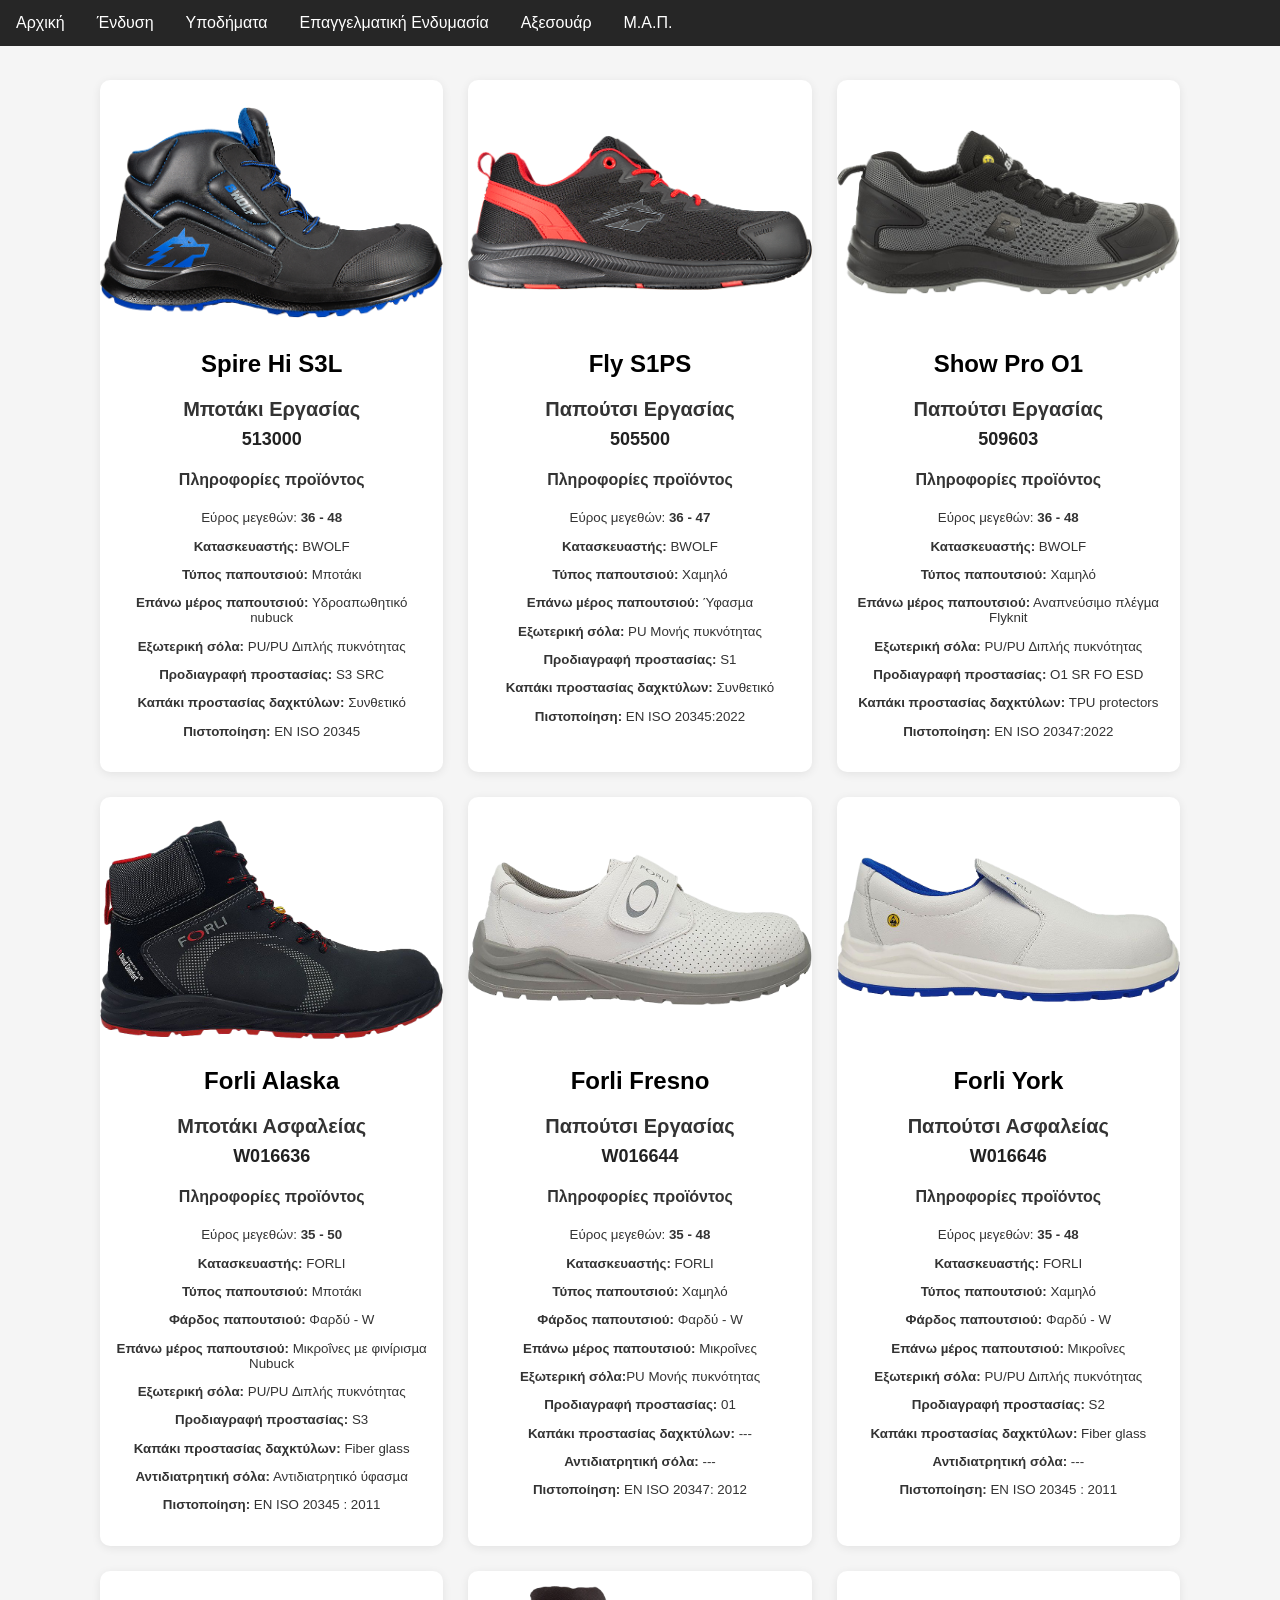
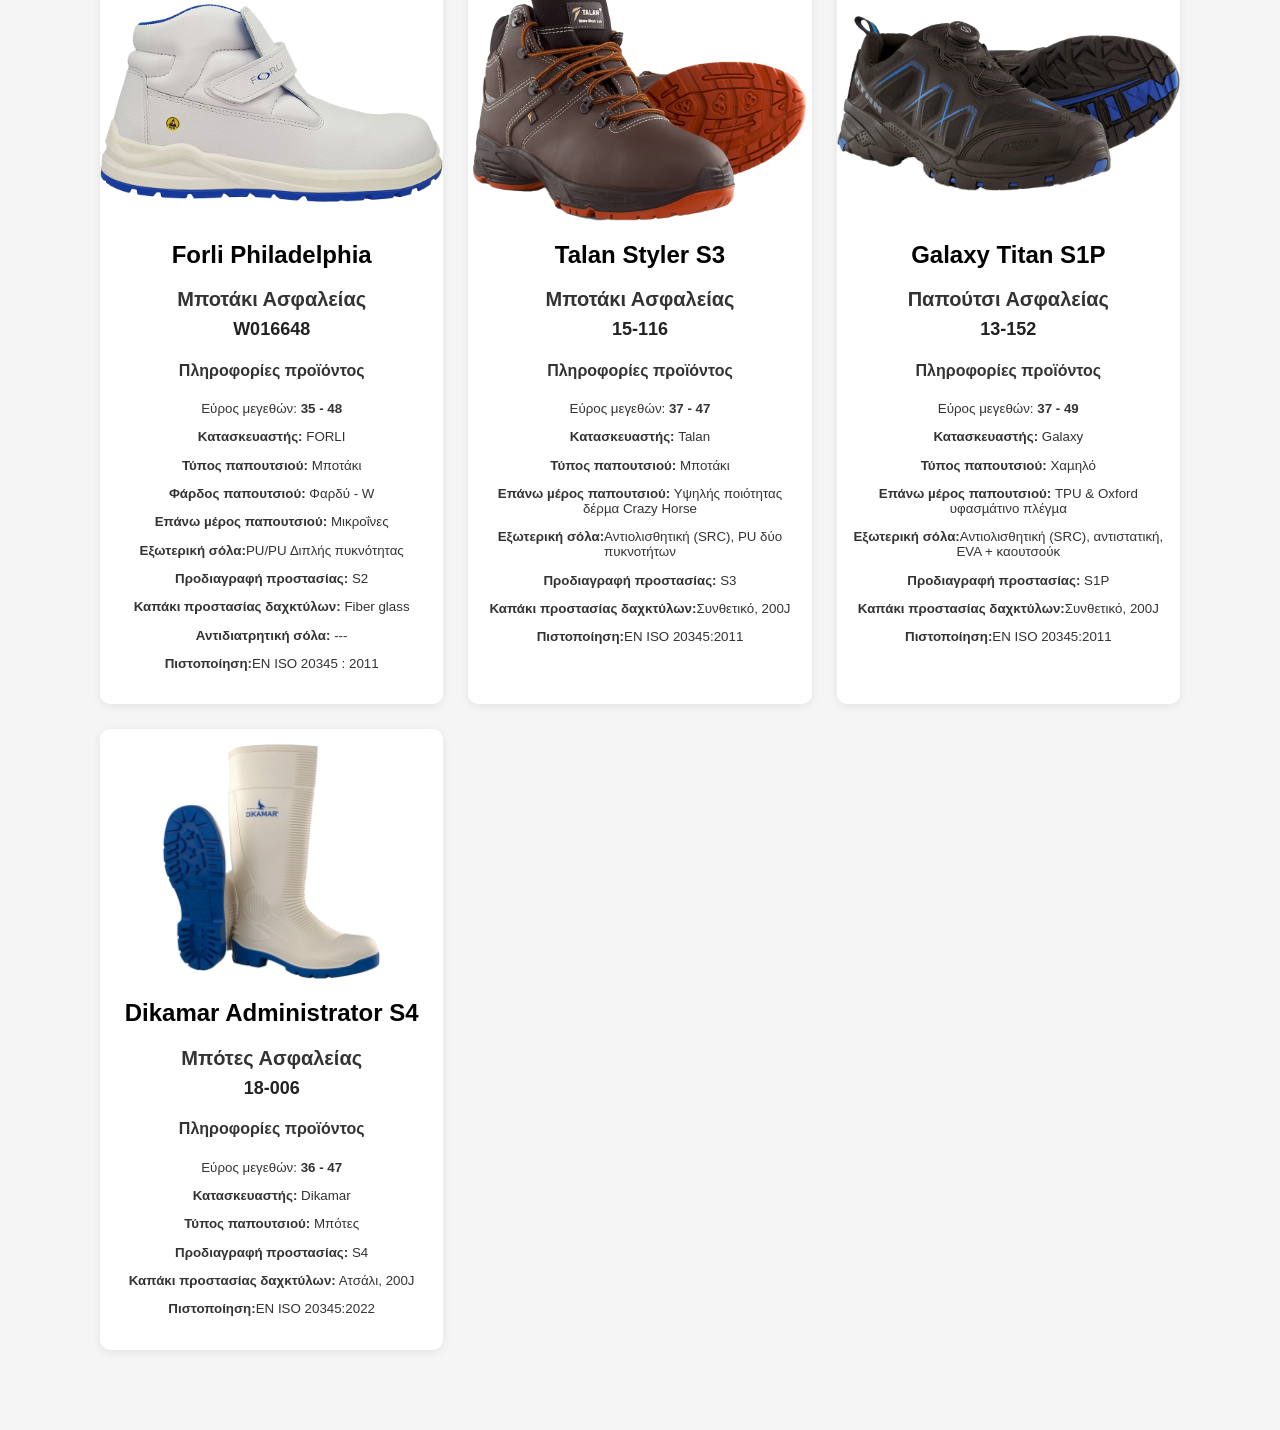
<file: shoes.html>
<!DOCTYPE html>
<html lang="en">

<head>
    <meta charset="UTF-8">
    <meta name="viewport" content="width=device-width, initial-scale=1.0">

    <title> Catalog Project </title>

    <link rel="stylesheet" href="css/style.css">

</head>

<body>

  
        <header>


      <nav class="navbar">

        <ul>
         <li> <a href="index.html"> Αρχική </a></li>
         <li class="dropdown"> <a href="javascript:void(0)" class="dropbtn"> Ένδυση </a>
    <div class="dropdown-content">
      <a href="clothes.html"> Μπλούζες </a>
      <a href="trousers.html"> Παντελόνια </a>
      <a href="jackets.html"> Πανωφόρια </a>
    </div></li>
         <li> <a href="shoes.html"> Υποδήματα </a></li>
         <li class="dropdown"> <a href="javascript:void(0)" class="dropbtn"> Επαγγελματική Ενδυμασία </a>
          <div class="dropdown-content">
            <a href="workwear.html"> Στολές Εργασίας</a>
            <a href="HV.html"> Υψηλής Ορατότητας</a>
          </div>
        </li>
        <li> <a href="accessories.html"> Αξεσουάρ </a></li>
         <li> <a href="disposable.html"> Μ.Α.Π. </a></li>
        </ul>

      </nav>

    </header>

    <div class="catalog">

      <div class="product">

        
        <img src="images/photo.png/spire.png.png" alt="spire">
            <h2>Spire Hi S3L</h2>
            <h3>Μποτάκι Εργασίας</h3>
            <div class="price">513000</div>

              <h4> Πληροφορίες προϊόντος </h4>
          
               <p> Εύρος μεγεθών: <b>36 - 48</b> </p>

            <div class="info">
               <p> <b>Κατασκευαστής:</b> BWOLF </p>
               <p> <b>Τύπος παπουτσιού:</b> Μποτάκι </p>
               <p> <b>Επάνω µέρος παπουτσιού:</b> Υδροαπωθητικό nubuck </p>
               <p> <b>Εξωτερική σόλα:</b> PU/PU ∆ιπλής πυκνότητας </p>
               <p> <b>Προδιαγραφή προστασίας:</b> S3 SRC </p>
               <p> <b>Καπάκι προστασίας δαχκτύλων:</b> Συνθετικό </p>
               <p> <b>Πιστοποίηση:</b> ΕΝ ISO 20345 </p>
            </div>
                            
      </div>

      <div class="product">

        
        <img src="images/photo.png/flys1.png.png" alt="fly">
            <h2> Fly S1PS </h2>
            <h3>Παπούτσι Εργασίας</h3>
            <div class="price">505500</div>

              <h4> Πληροφορίες προϊόντος </h4>
          
               <p> Εύρος μεγεθών: <b>36 - 47</b> </p>

            <div class="info">
               <p> <b>Κατασκευαστής:</b> BWOLF </p>
               <p> <b>Τύπος παπουτσιού:</b> Χαµηλό </p>
               <p> <b>Επάνω µέρος παπουτσιού:</b> Ύφασµα </p>
               <p> <b>Εξωτερική σόλα:</b> PU Μονής πυκνότητας </p>
               <p> <b>Προδιαγραφή προστασίας:</b> S1 </p>
               <p> <b>Καπάκι προστασίας δαχκτύλων:</b> Συνθετικό </p>
               <p> <b>Πιστοποίηση:</b> ΕΝ ISO 20345:2022 </p>
            </div>
                            
      </div>

      <div class="product">

        
        <img src="images/photo.png/show.png.png" alt="show">
            <h2>Show Pro O1</h2>
            <h3>Παπούτσι Εργασίας</h3>
            <div class="price">509603</div>

              <h4> Πληροφορίες προϊόντος </h4>
          
               <p> Εύρος μεγεθών: <b>36 - 48</b> </p>

            <div class="info">
               <p> <b>Κατασκευαστής:</b> BWOLF </p>
               <p> <b>Τύπος παπουτσιού:</b> Χαµηλό </p>
               <p> <b>Επάνω µέρος παπουτσιού:</b>  Αναπνεύσιµο πλέγµα Flyknit </p>
               <p> <b>Εξωτερική σόλα:</b> PU/PU ∆ιπλής πυκνότητας </p>
               <p> <b>Προδιαγραφή προστασίας:</b> O1 SR FO ESD </p>
               <p> <b>Καπάκι προστασίας δαχκτύλων:</b> TPU protectors </p>
               <p> <b>Πιστοποίηση:</b> EN ISO 20347:2022 </p>
            </div>
                            
      </div>

      <!-- <div class="product">

        
        <img src="images/photo.jpg/miami.jpg" alt="MIAMI">
            <h2> FORLI MIAMI </h2>
            <h3>Μποτάκι Ασφαλείας</h3>
            <div class="price">W016631</div>

              <h4> Πληροφορίες προϊόντος </h4>
          
               <p> Εύρος μεγεθών: <b>35 - 48</b> </p>

            <div class="info">
               <p> <b>Κατασκευαστής:</b> FORLI </p>
               <p> <b>Τύπος παπουτσιού:</b> Μποτάκι </p>
               <p> <b>Φάρδος παπουτσιού:</b> Φαρδύ - W </p>
               <p> <b>Επάνω µέρος παπουτσιού:</b> Μικροΐνες µε λείο φινίρισµα </p>
               <p> <b>Εξωτερική σόλα:</b> PU/PU ∆ιπλής πυκνότητας </p>
               <p> <b>Προδιαγραφή προστασίας:</b> S3 </p>
               <p> <b>Καπάκι προστασίας δαχκτύλων:</b> Fiber glass </p>
               <p> <b>Αντιδιατρητική σόλα:</b> Αντιδιατρητικό ύφασµα </p>
               <p> <b>Πιστοποίηση:</b> EN ISO 20345 : 2011 </p>
            </div>
                            
      </div> -->

      <div class="product">

        
        <img src="images/photo.png/alaska.png.png" alt="ALASKA">
            <h2>Forli Alaska</h2>
            <h3>Μποτάκι Ασφαλείας</h3>
            <div class="price">W016636</div>

              <h4> Πληροφορίες προϊόντος </h4>
          
               <p> Εύρος μεγεθών: <b>35 - 50</b> </p>

            <div class="info">
               <p> <b>Κατασκευαστής:</b> FORLI </p>
               <p> <b>Τύπος παπουτσιού:</b> Μποτάκι </p>
               <p> <b>Φάρδος παπουτσιού:</b> Φαρδύ - W </p>
               <p> <b>Επάνω µέρος παπουτσιού:</b> Mικροΐνες µε φινίρισµα Nubuck</p>
               <p> <b>Εξωτερική σόλα:</b> PU/PU ∆ιπλής πυκνότητας </p>
               <p> <b>Προδιαγραφή προστασίας:</b> S3 </p>
               <p> <b>Καπάκι προστασίας δαχκτύλων:</b> Fiber glass </p>
               <p> <b>Αντιδιατρητική σόλα:</b> Αντιδιατρητικό ύφασµα </p>
               <p> <b>Πιστοποίηση:</b> EN ISO 20345 : 2011 </p>
            </div>
                            
      </div>

      <div class="product">

        
        <img src="images/photo.png/fresno.png.png" alt="FRESNO">
            <h2> Forli Fresno </h2>
            <h3>Παπούτσι Εργασίας</h3>
            <div class="price">W016644</div>

              <h4> Πληροφορίες προϊόντος </h4>
          
               <p> Εύρος μεγεθών: <b>35 - 48</b> </p>

            <div class="info">
               <p> <b>Κατασκευαστής:</b> FORLI </p>
               <p> <b>Τύπος παπουτσιού:</b> Χαµηλό </p>
               <p> <b>Φάρδος παπουτσιού:</b> Φαρδύ - W </p>
               <p> <b>Επάνω µέρος παπουτσιού:</b> Μικροΐνες </p>
               <p> <b>Εξωτερική σόλα:</b>PU Μονής πυκνότητας </p>
               <p> <b>Προδιαγραφή προστασίας:</b> 01 </p>
               <p> <b>Καπάκι προστασίας δαχκτύλων:</b> --- </p>
               <p> <b>Αντιδιατρητική σόλα:</b> --- </p>
               <p> <b>Πιστοποίηση:</b> EN ISO 20347: 2012 </p>
            </div>
      </div>

      <div class="product">

        
        <img src="images/photo.png/york.png.png" alt="york">
            <h2>Forli York</h2>
            <h3>Παπούτσι Ασφαλείας</h3>
            <div class="price">W016646</div>

              <h4> Πληροφορίες προϊόντος </h4>
          
               <p> Εύρος μεγεθών: <b>35 - 48</b> </p>

            <div class="info">
               <p> <b>Κατασκευαστής:</b> FORLI </p>
               <p> <b>Τύπος παπουτσιού:</b> Χαµηλό </p>
               <p> <b>Φάρδος παπουτσιού:</b> Φαρδύ - W </p>
               <p> <b>Επάνω µέρος παπουτσιού:</b> Mικροΐνες </p>
               <p> <b>Εξωτερική σόλα:</b> PU/PU ∆ιπλής πυκνότητας </p>
               <p> <b>Προδιαγραφή προστασίας:</b> S2 </p>
               <p> <b>Καπάκι προστασίας δαχκτύλων:</b> Fiber glass </p>
               <p> <b>Αντιδιατρητική σόλα:</b> --- </p>
               <p> <b>Πιστοποίηση:</b> EN ISO 20345 : 2011 </p>
            </div>
                            
      </div>

      <div class="product">

        
        <img src="images/photo.png/philadelphia.png.png" alt="PHILADELPHIA">
            <h2> Forli Philadelphia </h2>
            <h3>Μποτάκι Ασφαλείας</h3>
            <div class="price">W016648</div>

              <h4> Πληροφορίες προϊόντος </h4>
          
               <p> Εύρος μεγεθών: <b>35 - 48</b> </p>

            <div class="info">
               <p> <b>Κατασκευαστής:</b> FORLI </p>
               <p> <b>Τύπος παπουτσιού:</b> Μποτάκι </p>
               <p> <b>Φάρδος παπουτσιού:</b> Φαρδύ - W </p>
               <p> <b>Επάνω µέρος παπουτσιού:</b> Μικροΐνες </p>
               <p> <b>Εξωτερική σόλα:</b>PU/PU ∆ιπλής πυκνότητας</p>
               <p> <b>Προδιαγραφή προστασίας:</b> S2 </p>
               <p> <b>Καπάκι προστασίας δαχκτύλων:</b> Fiber glass </p>
               <p> <b>Αντιδιατρητική σόλα:</b> --- </p>
               <p> <b>Πιστοποίηση:</b>EN ISO 20345 : 2011 </p>
            </div>
      </div>

      <div class="product">

        
        <img src="images/photo.png/talan.png.png" alt="talan">
            <h2> Talan Styler S3 </h2>
            <h3>Μποτάκι Ασφαλείας</h3>
            <div class="price">15-116</div>

              <h4> Πληροφορίες προϊόντος </h4>
          
               <p> Εύρος μεγεθών: <b>37 - 47 </b> </p>

            <div class="info">
               <p> <b>Κατασκευαστής:</b> Talan </p>
               <p> <b>Τύπος παπουτσιού:</b> Μποτάκι </p>
               <p> <b>Επάνω µέρος παπουτσιού:</b> Υψηλής ποιότητας δέρµα Crazy Horse </p>
               <p> <b>Εξωτερική σόλα:</b>Αντιολισθητική (SRC), PU δύο πυκνοτήτων </p>
               <p> <b>Προδιαγραφή προστασίας:</b> S3 </p>
               <p> <b>Καπάκι προστασίας δαχκτύλων:</b>Συνθετικό, 200J </p>
               <p> <b>Πιστοποίηση:</b>EN ISO 20345:2011 </p>
            </div>
      </div>

      <div class="product">

        
        <img src="images/photo.png/titan.png.png" alt="titan">
            <h2> Galaxy Titan S1P</h2>
            <h3>Παπούτσι Ασφαλείας</h3>
            <div class="price">13-152</div>

              <h4> Πληροφορίες προϊόντος </h4>
          
               <p> Εύρος μεγεθών: <b>37 - 49 </b> </p>

            <div class="info">
               <p> <b>Κατασκευαστής:</b> Galaxy </p>
               <p> <b>Τύπος παπουτσιού:</b> Χαµηλό </p>
               <p> <b>Επάνω µέρος παπουτσιού:</b> TPU & Oxford υφασµάτινο πλέγµα </p>
               <p> <b>Εξωτερική σόλα:</b>Αντιολισθητική (SRC), αντιστατική, EVA + καουτσούκ </p>
               <p> <b>Προδιαγραφή προστασίας:</b> S1P </p>
               <p> <b>Καπάκι προστασίας δαχκτύλων:</b>Συνθετικό, 200J </p>
               <p> <b>Πιστοποίηση:</b>EN ISO 20345:2011 </p>
            </div>
      </div>

      <div class="product">

        
        <img src="images/photo.png/s4.png.png" alt="s4">
            <h2> Dikamar Administrator S4 </h2>
            <h3>Μπότες Ασφαλείας</h3>
            <div class="price">18-006</div>

              <h4> Πληροφορίες προϊόντος </h4>
          
               <p> Εύρος μεγεθών: <b>36 - 47</b> </p>

            <div class="info">
               <p> <b>Κατασκευαστής:</b> Dikamar </p>
               <p> <b>Τύπος παπουτσιού:</b> Μπότες </p>
               <p> <b>Προδιαγραφή προστασίας:</b> S4 </p>
               <p> <b>Καπάκι προστασίας δαχκτύλων:</b> Ατσάλι, 200J </p>
               <p> <b>Πιστοποίηση:</b>EN ISO 20345:2022 </p>
            </div>
      </div>
    
    </div>


    




</body>
</html>
</file>
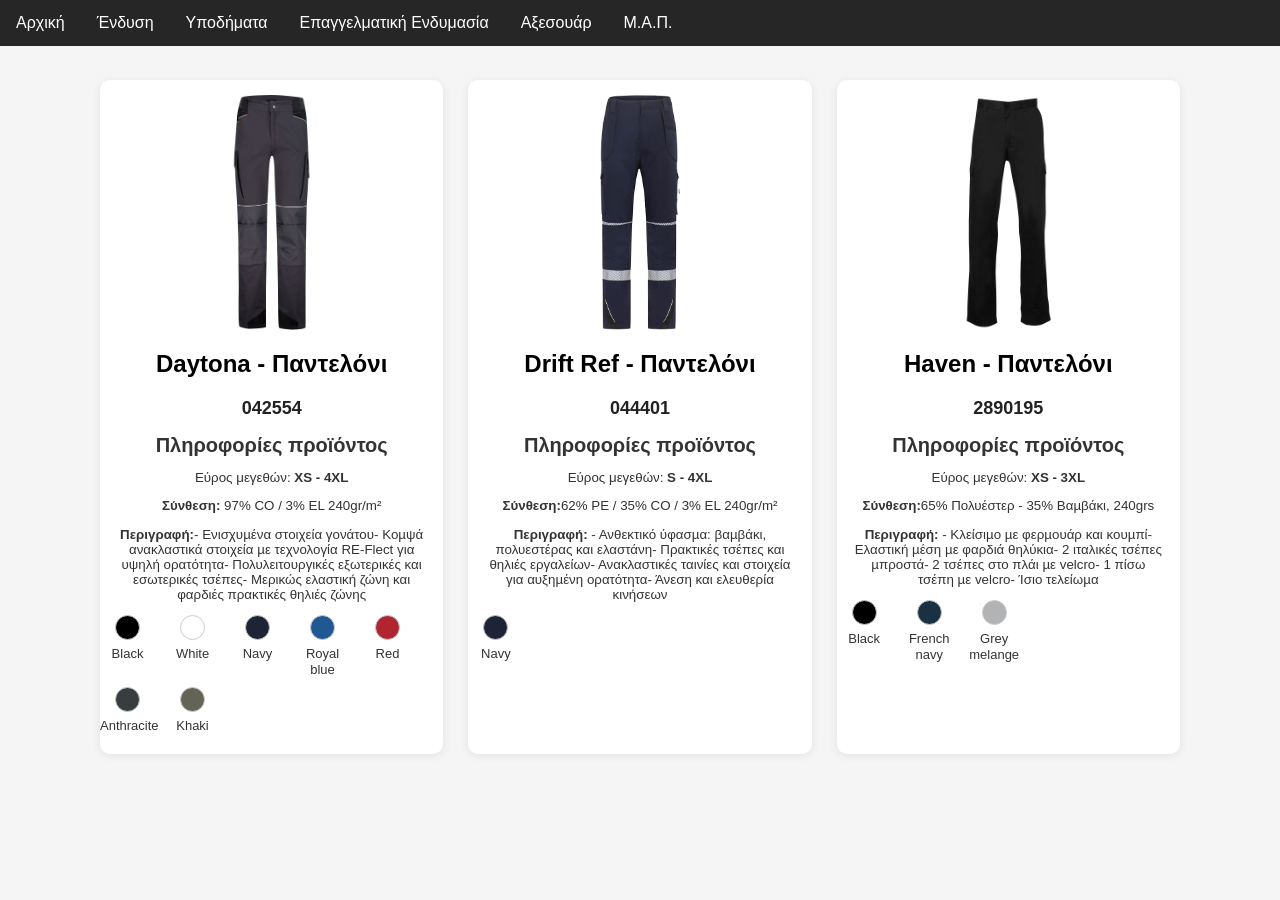
<file: trousers.html>
<!DOCTYPE html>
<html lang="en">

<head>
    <meta charset="UTF-8">
    <meta name="viewport" content="width=device-width, initial-scale=1.0">

    <title> Catalog Project </title>

    <link rel="stylesheet" href="css/style.css"> 
</head>

<body>

           <header>


      <nav class="navbar">

        <ul>
         <li> <a href="index.html"> Αρχική </a></li>
         <li class="dropdown"> <a href="javascript:void(0)" class="dropbtn"> Ένδυση </a>
    <div class="dropdown-content">
      <a href="clothes.html"> Μπλούζες </a>
      <a href="trousers.html"> Παντελόνια </a>
      <a href="jackets.html"> Πανωφόρια </a>
    </div></li>
         <li> <a href="shoes.html"> Υποδήματα </a></li>
         <li class="dropdown"> <a href="javascript:void(0)" class="dropbtn"> Επαγγελματική Ενδυμασία </a>
          <div class="dropdown-content">
            <a href="workwear.html"> Στολές Εργασίας</a>
            <a href="HV.html"> Υψηλής Ορατότητας</a>
          </div>
        </li>
        <li> <a href="accessories.html"> Αξεσουάρ </a></li>
         <li> <a href="disposable.html"> Μ.Α.Π.</a></li>
        </ul>

      </nav>

    </header>

     <!-- trousers -->
<div class="catalog">

              <div class="product">
        
        <img src="images/photo.png/daytona2.png.png" alt="daytona2">
            <h2>Daytona - Παντελόνι</h2>
            <div class="price">  042554 </div>

              <h3> Πληροφορίες προϊόντος </h3>
          
               <p> Εύρος μεγεθών: <b> XS - 4XL</b> </p>
               <p> <b>Σύνθεση:</b>  97% CO / 3% EL 240gr/m² </p>
               <p> <b>Περιγραφή:</b>- Ενισχυµένα στοιχεία γονάτου- Κοµψά ανακλαστικά στοιχεία µε τεχνολογία RE-Flect για υψηλή ορατότητα- Πολυλειτουργικές εξωτερικές και εσωτερικές τσέπες- Μερικώς ελαστική ζώνη και φαρδιές πρακτικές θηλιές ζώνης </p> 
                
               <div class="product-colors">

    <!-- Βάλε εδώ ΟΛΑ τα χρώματα του προϊόντος -->

    <div class="color">
        <div class="circle" style="background-color: #000000;"></div>
        <div class="name">Black</div>
    </div>

    <div class="color">
        <div class="circle" style="background-color: #FFFFFF;"></div>
        <div class="name">White</div>
    </div>

    <div class="color">
        <div class="circle" style="background-color: #1E2336;"></div>
        <div class="name">Navy</div>
    </div>

    <div class="color">
        <div class="circle" style="background-color: #215894;"></div>
        <div class="name">Royal blue</div>
    </div>

    <div class="color">
        <div class="circle" style="background-color: #B0252F;"></div>
        <div class="name">Red</div>
    </div>

     <div class="color">
        <div class="circle" style="background-color: #383D3F;"></div>
        <div class="name">Anthracite</div>
    </div>

     <div class="color">
        <div class="circle" style="background-color: #636455;"></div>
        <div class="name">Khaki</div>
    </div>

    <!-- Το κουμπί δημιουργείται αυτόματα από το JavaScript -->

</div>
          </div>
    

      <div class="product">

        <img src="images/photo.png/drift.png (2).png" alt="drift">
            <h2>Drift Ref - Παντελόνι</h2>
            <div class="price">044401</div>

              <h3> Πληροφορίες προϊόντος </h3>
          
               <p> Εύρος μεγεθών: <b> S - 4XL</b> </p>
               <p> <b>Σύνθεση:</b>62% PE / 35% CO / 3% EL 240gr/m² </p>
               <p> <b>Περιγραφή:</b> - Ανθεκτικό ύφασµα: βαµβάκι, πολυεστέρας και ελαστάνη- Πρακτικές τσέπες και θηλιές εργαλείων- Ανακλαστικές ταινίες και στοιχεία για αυξηµένη ορατότητα- Άνεση και ελευθερία κινήσεων </p>   
               
               <div class="product-colors">

    <!-- Βάλε εδώ ΟΛΑ τα χρώματα του προϊόντος -->

    <div class="color">
        <div class="circle" style="background-color: #1E2336;"></div>
        <div class="name">Navy</div>
    </div>

         </div>
      </div>
    

      <div class="product">

        <img src="images/photo.png/haven.png.png" alt="haven">
            <h2> Haven - Παντελόνι </h2>
            <div class="price">  2890195 </div>

              <h3> Πληροφορίες προϊόντος </h3>
          
               <p> Εύρος μεγεθών: <b> XS - 3XL</b> </p>
               <p> <b>Σύνθεση:</b>65% Πολυέστερ - 35% Βαµβάκι, 240grs </p>
               <p> <b>Περιγραφή:</b> - Κλείσιµο µε φερµουάρ και κουµπί- Ελαστική µέση µε φαρδιά θηλύκια- 2 ιταλικές τσέπες µπροστά- 2 τσέπες στο πλάι µε velcro- 1 πίσω τσέπη µε velcro- Ίσιο τελείωµα </p>  
               
               <div class="product-colors">

    <!-- Βάλε εδώ ΟΛΑ τα χρώματα του προϊόντος -->

    <div class="color">
        <div class="circle" style="background-color: #000000;"></div>
        <div class="name">Black</div>
    </div>

    <div class="color">
        <div class="circle" style="background-color: #1A3144;"></div>
        <div class="name">French navy</div>
    </div>

    <div class="color">
        <div class="circle" style="background-color: #B2B3B4;"></div>
        <div class="name">Grey melange</div>
    </div>


         </div>
          </div> 


    </div>

</body>
</html>
</file>
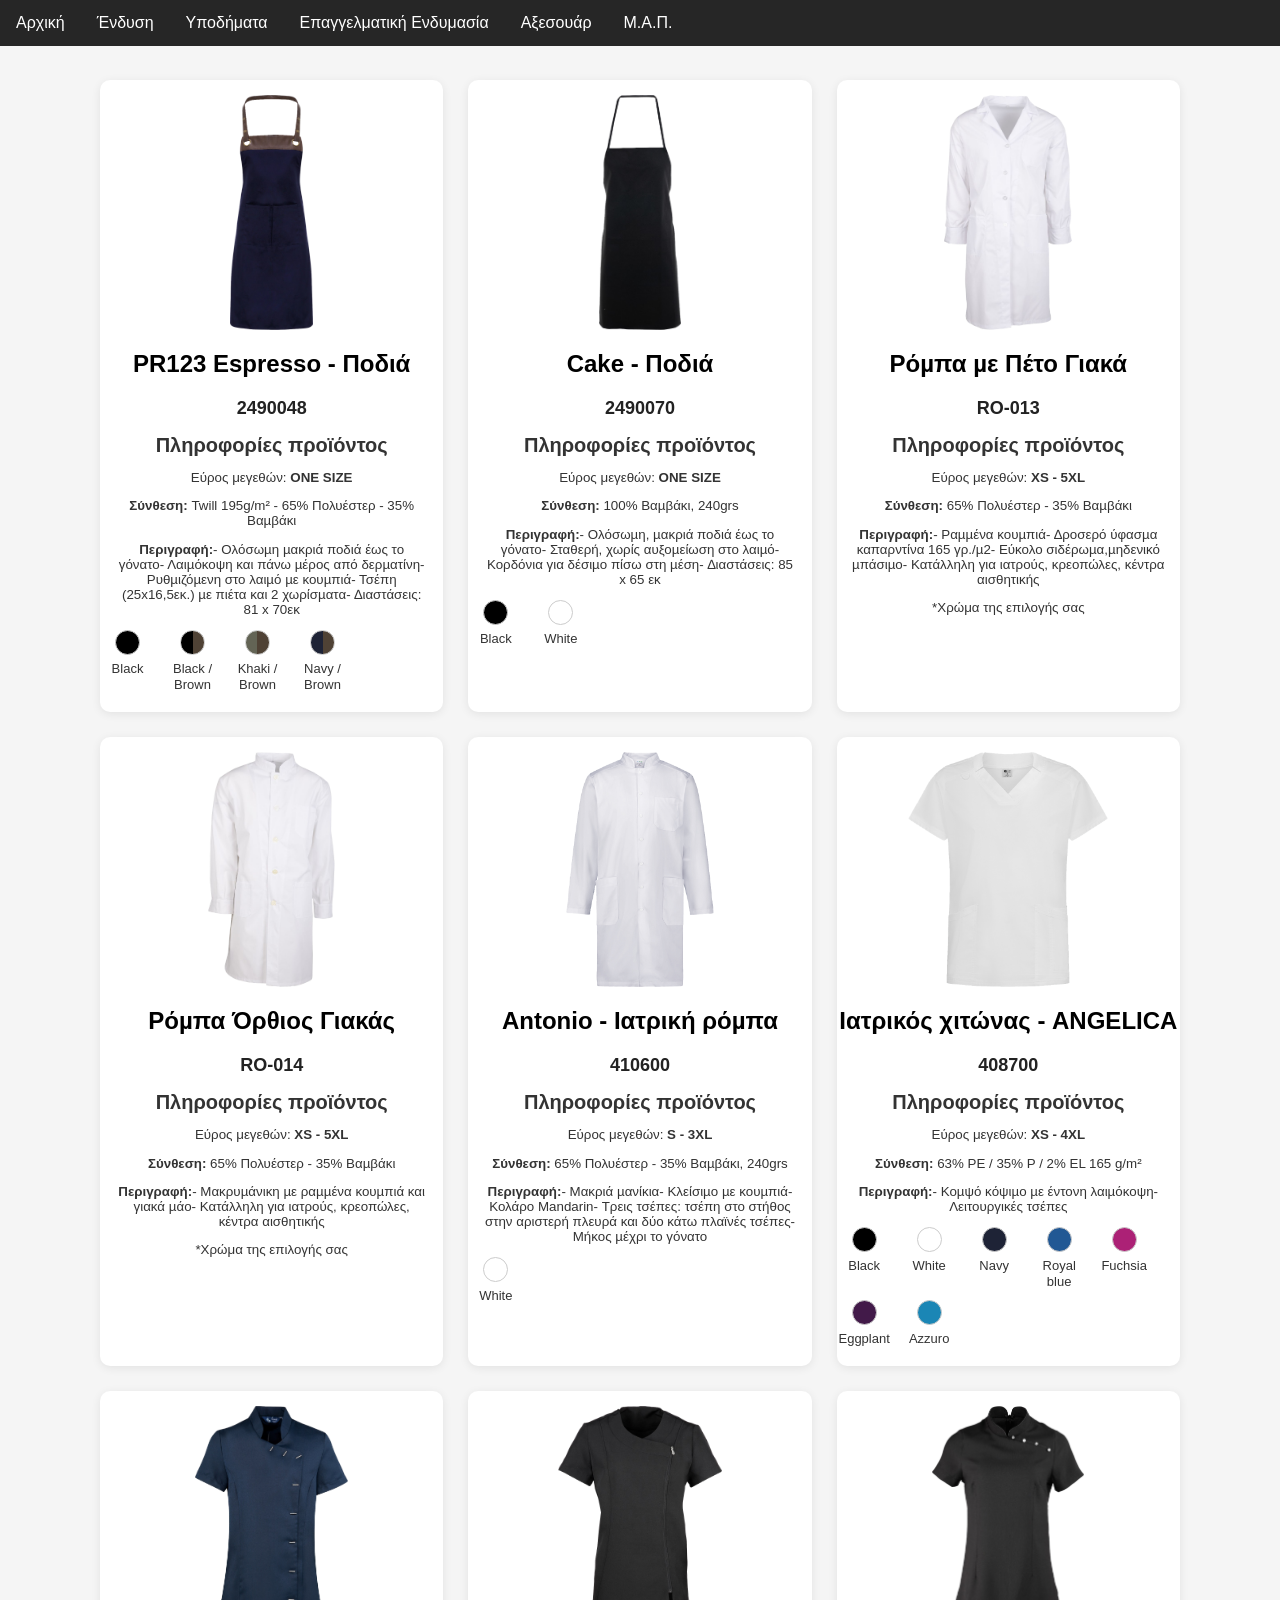
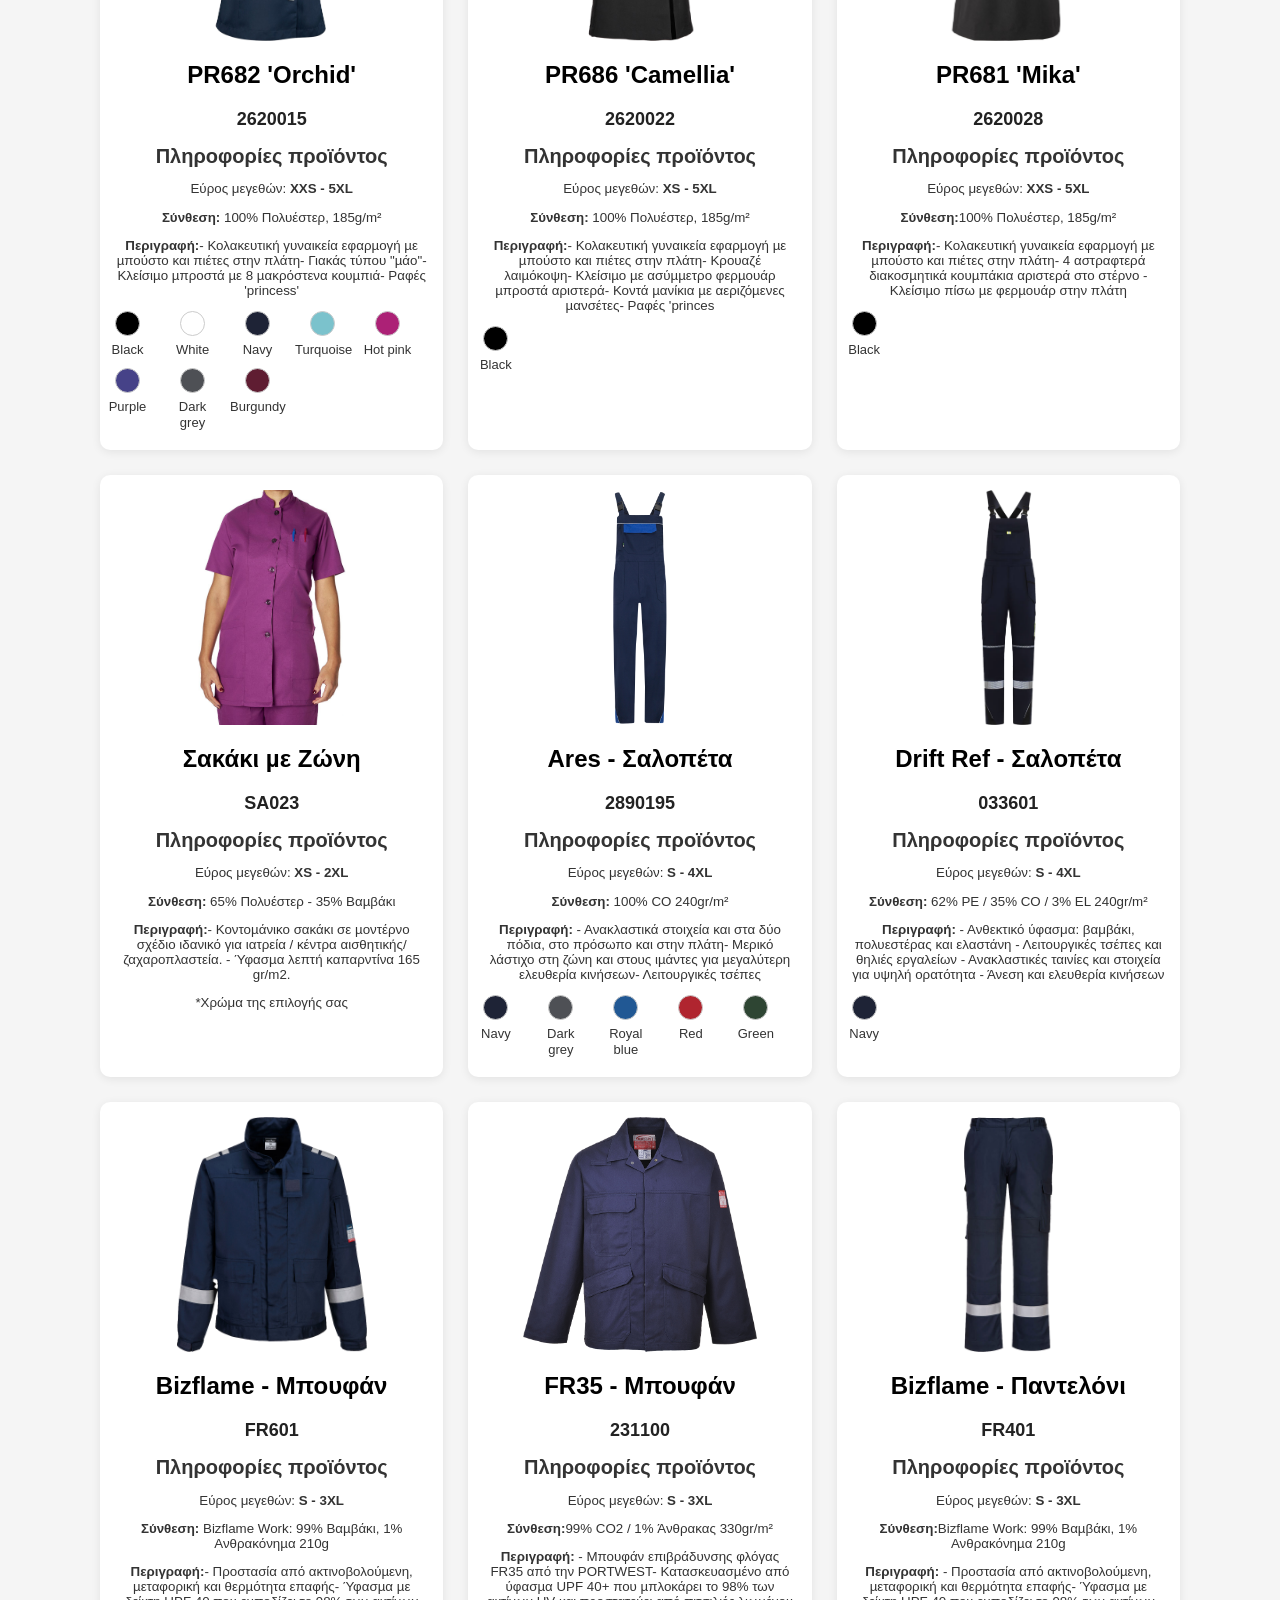
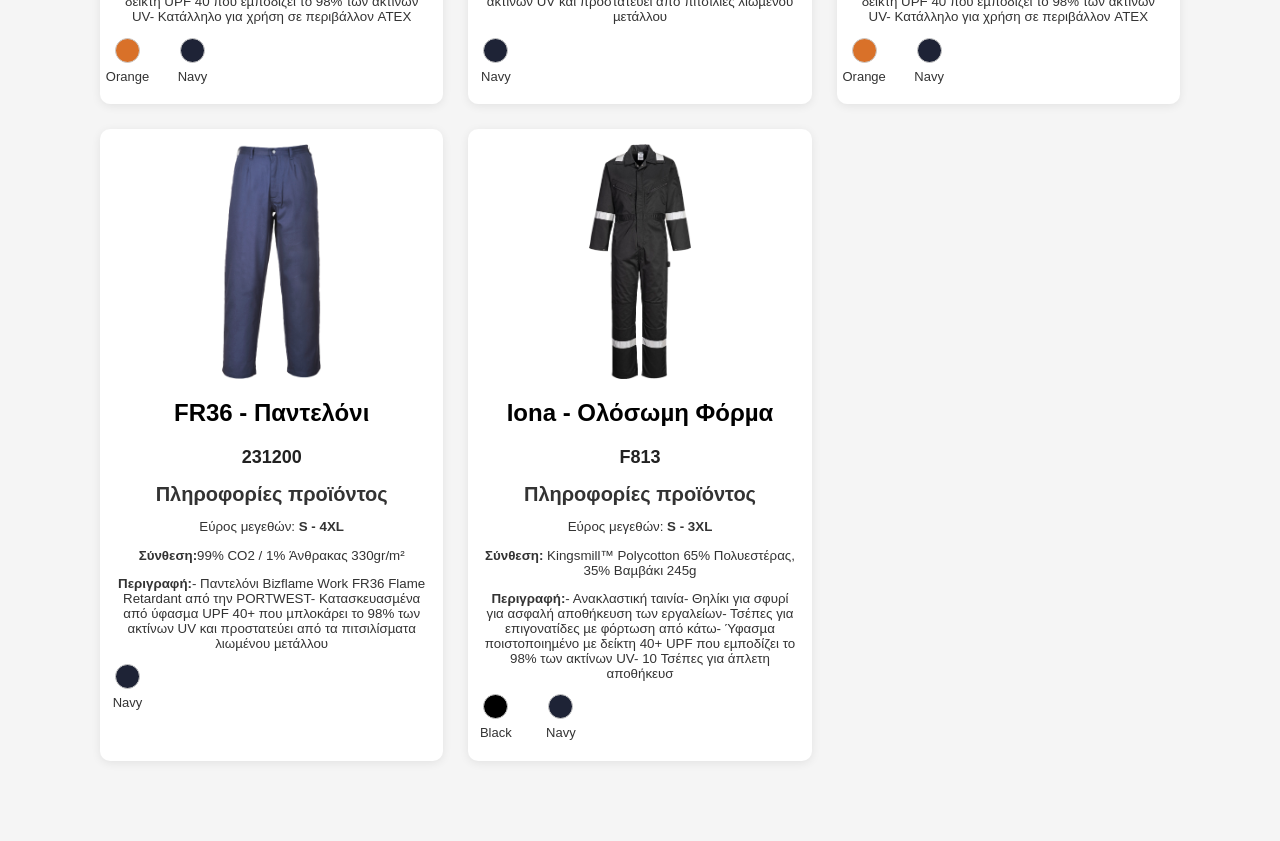
<file: workwear.html>
<!DOCTYPE html>
<html lang="en">

<head>
    <meta charset="UTF-8">
    <meta name="viewport" content="width=device-width, initial-scale=1.0">

    <title> Catalog Project </title>

    <link rel="stylesheet" href="css/style.css">
</head>

<body>
    <header>


      <nav class="navbar">

        <ul>
         <li> <a href="index.html"> Αρχική </a></li>
         <li class="dropdown"> <a href="javascript:void(0)" class="dropbtn"> Ένδυση </a>
    <div class="dropdown-content">
      <a href="clothes.html"> Μπλούζες </a>
      <a href="trousers.html"> Παντελόνια </a>
      <a href="jackets.html"> Πανωφόρια </a>
    </div></li>
         <li> <a href="shoes.html"> Υποδήματα </a></li>
         <li class="dropdown"> <a href="javascript:void(0)" class="dropbtn"> Επαγγελματική Ενδυμασία </a>
          <div class="dropdown-content">
            <a href="workwear.html"> Στολές Εργασίας</a>
            <a href="HV.html"> Υψηλής Ορατότητας</a>
          </div>
        </li>
        <li> <a href="accessories.html"> Αξεσουάρ </a></li>
         <li> <a href="disposable.html"> Μ.Α.Π. </a></li>
        </ul>

      </nav>

    </header>

    <div class="catalog">

      <div class="product">

        <!-- podies -->
        
        
        <img src="images/photo.png/espresso.png.png" alt="espresso">
            <h2>PR123 Espresso - Ποδιά</h2>
            <div class="price"> 2490048 </div>

              <h3> Πληροφορίες προϊόντος </h3>
          
               <p> Εύρος μεγεθών: <b> ONE SIZE </b> </p>
               <p> <b>Σύνθεση:</b> Twill 195g/m² - 65% Πολυέστερ - 35% Βαµβάκι </p>
               <p> <b>Περιγραφή:</b>- Ολόσωµη µακριά ποδιά έως το γόνατο- Λαιµόκοψη και πάνω µέρος από δερµατίνη- Ρυθµιζόµενη στο λαιµό µε κουµπιά- Τσέπη (25x16,5εκ.) µε πιέτα και 2 χωρίσµατα- ∆ιαστάσεις: 81 x 70εκ </p>

               <div class="product-colors">

    <!-- Βάλε εδώ ΟΛΑ τα χρώματα του προϊόντος -->

    <div class="color">
        <div class="circle" style="background-color: #000000;"></div>
        <div class="name">Black</div>
    </div>

    <div class="color">
    <div class="circle two-color"
         style="--color1: #000000; --color2: #4f4235;">
    </div>
    <div class="name">Black / Brown</div>
</div>

<div class="color">
    <div class="circle two-color"
         style="--color1: #636455; --color2: #4f4235;">
    </div>
    <div class="name">Khaki / Brown</div>
</div>
<div class="color">
    <div class="circle two-color"
         style="--color1: #1E2336; --color2: #4f4235;">
    </div>
    <div class="name">Navy / Brown</div>
</div>

         </div>
                             
          </div>
    

      <div class="product">

        <img src="images/photo.png/cake.png" alt="cake">
            <h2>Cake - Ποδιά</h2>
            <div class="price">2490070</div>

              <h3> Πληροφορίες προϊόντος </h3>
          
               <p> Εύρος μεγεθών: <b>ONE SIZE</b> </p>
               <p> <b>Σύνθεση:</b> 100% Βαµβάκι, 240grs </p>
               <p> <b>Περιγραφή:</b>- Ολόσωµη, µακριά ποδιά έως το γόνατο- Σταθερή, χωρίς αυξοµείωση στο λαιµό- Κορδόνια για δέσιµο πίσω στη µέση- ∆ιαστάσεις: 85 x 65 εκ </p> 
               
                <div class="product-colors">

    <!-- Βάλε εδώ ΟΛΑ τα χρώματα του προϊόντος -->

    <div class="color">
        <div class="circle" style="background-color: #000000;"></div>
        <div class="name">Black</div>
    </div>

    <div class="color">
        <div class="circle" style="background-color: #FFFFFF;"></div>
        <div class="name">White</div>
    </div>
          </div>

      </div>
    
      <!-- ρομπες -->

      <div class="product">

        <img src="images/photo.png/013.png.png" alt="013">
            <h2> Ρόµπα µε Πέτο Γιακά </h2>
            <div class="price">RO-013</div>

              <h3> Πληροφορίες προϊόντος </h3>
          
               <p> Εύρος μεγεθών: <b>XS - 5XL</b> </p>
               <p> <b>Σύνθεση:</b> 65% Πολυέστερ - 35% Βαµβάκι </p>
               <p> <b>Περιγραφή:</b>- Ραµµένα κουµπιά- ∆ροσερό ύφασµα καπαρντίνα 165 γρ./µ2- Εύκολο σιδέρωµα,µηδενικό µπάσιµο- Κατάλληλη για ιατρούς, κρεοπώλες, κέντρα αισθητικής </p>  
               <p> *Χρώμα της επιλογής σας</p>  
                       
          </div>

          <div class="product">

        <img src="images/photo.png/014.png.png" alt="014">
            <h2> Ρόµπα Όρθιος Γιακάς</h2>
            <div class="price"> RO-014</div>

              <h3> Πληροφορίες προϊόντος </h3>
          
               <p> Εύρος μεγεθών: <b>XS - 5XL</b> </p>
               <p> <b>Σύνθεση:</b> 65% Πολυέστερ - 35% Βαµβάκι </p>
               <p> <b>Περιγραφή:</b>- Μακρυµάνικη µε ραµµένα κουµπιά και γιακά µάο- Κατάλληλη για ιατρούς, κρεοπώλες, κέντρα αισθητικής </p> 
               <p> *Χρώμα της επιλογής σας</p>    
                       
          </div>

          <div class="product">

        <img src="images/photo.png/antonio.png.png" alt="antonio">
            <h2> Antonio - Ιατρική ρόµπα </h2>
            <div class="price">410600</div>

              <h3> Πληροφορίες προϊόντος </h3>
          
               <p> Εύρος μεγεθών: <b> S - 3XL</b> </p>
               <p> <b>Σύνθεση:</b> 65% Πολυέστερ - 35% Βαµβάκι, 240grs </p>
               <p> <b>Περιγραφή:</b>- Μακριά µανίκια- Κλείσιµο µε κουµπιά- Κολάρο Mandarin- Τρεις τσέπες: τσέπη στο στήθος στην αριστερή πλευρά και δύο κάτω πλαϊνές τσέπες- Μήκος µέχρι το γόνατο </p> 
               
               <div class="product-colors">

    <!-- Βάλε εδώ ΟΛΑ τα χρώματα του προϊόντος -->

    <div class="color">
        <div class="circle" style="background-color: #FFFFFF;"></div>
        <div class="name">White</div>
    </div>
          </div>
                       
          </div>

          <div class="product">

        <img src="images/photo.png/angelica.png.png" alt="angelica" >
            <h2> Ιατρικός χιτώνας - ANGELICA</h2>
            <div class="price">408700</div>

              <h3> Πληροφορίες προϊόντος </h3>
          
               <p> Εύρος μεγεθών: <b>XS - 4XL</b> </p>
               <p> <b>Σύνθεση:</b> 63% PE / 35% P / 2% EL 165 g/m² </p>
               <p> <b>Περιγραφή:</b>- Κοµψό κόψιµο µε έντονη λαιµόκοψη- Λειτουργικές τσέπες </p>  
               
               <div class="product-colors">

    <!-- Βάλε εδώ ΟΛΑ τα χρώματα του προϊόντος -->

    <div class="color">
        <div class="circle" style="background-color: #000000;"></div>
        <div class="name">Black</div>
    </div>

    <div class="color">
        <div class="circle" style="background-color: #FFFFFF;"></div>
        <div class="name">White</div>
    </div>

    <div class="color">
        <div class="circle" style="background-color: #1E2336;"></div>
        <div class="name">Navy</div>
    </div>

    <div class="color">
        <div class="circle" style="background-color: #215894;"></div>
        <div class="name">Royal blue</div>
    </div>

    <div class="color">
        <div class="circle" style="background-color: #ac2176;"></div>
        <div class="name">Fuchsia</div>
    </div>

    <div class="color">
        <div class="circle" style="background-color: #421a49;"></div>
        <div class="name">Eggplant</div>
    </div>

    <div class="color">
        <div class="circle" style="background-color: #1b86b5;"></div>
        <div class="name">Azzuro</div>
    </div>

          </div>
                       
          </div>

          
          <div class="product">

        <img src="images/photo.png/orchid.png.png" alt="orchid">
            <h2> PR682 'Orchid' </h2>
            <div class="price">2620015</div>

              <h3> Πληροφορίες προϊόντος </h3>
          
               <p> Εύρος μεγεθών: <b> XXS - 5XL</b> </p>
               <p> <b>Σύνθεση:</b> 100% Πολυέστερ, 185g/m² </p>
               <p> <b>Περιγραφή:</b>- Κολακευτική γυναικεία εφαρµογή µε µπούστο και πιέτες στην πλάτη- Γιακάς τύπου "µάο"- Κλείσιµο µπροστά µε 8 µακρόστενα κουµπιά- Ραφές 'princess' </p>  
               
               <div class="product-colors">

    <!-- Βάλε εδώ ΟΛΑ τα χρώματα του προϊόντος -->

    <div class="color">
        <div class="circle" style="background-color: #000000;"></div>
        <div class="name">Black</div>
    </div>

    <div class="color">
        <div class="circle" style="background-color: #FFFFFF;"></div>
        <div class="name">White</div>
    </div>

    <div class="color">
        <div class="circle" style="background-color: #1E2336;"></div>
        <div class="name">Navy</div>
    </div>

    <div class="color">
        <div class="circle" style="background-color: #7bc2cc;"></div>
        <div class="name">Turquoise</div>
    </div>

    <div class="color">
        <div class="circle" style="background-color: #ac2176;"></div>
        <div class="name">Hot pink</div>
    </div>

    <div class="color">
        <div class="circle" style="background-color: #464288;"></div>
        <div class="name">Purple</div>
    </div>

    <div class="color">
        <div class="circle" style="background-color: #4E5055;"></div>
        <div class="name">Dark grey</div>
    </div>

    <div class="color">
        <div class="circle" style="background-color: #5F1D32;"></div>
        <div class="name">Burgundy</div>
    </div>

          </div>
                       
          </div>

          <div class="product">

        <img src="images/photo.png/camelia.png.png" alt="camelia" >
            <h2> PR686 'Camellia'</h2>
            <div class="price">2620022</div>

              <h3> Πληροφορίες προϊόντος </h3>
          
               <p> Εύρος μεγεθών: <b>XS - 5XL</b> </p>
               <p> <b>Σύνθεση:</b> 100% Πολυέστερ, 185g/m² </p>
               <p> <b>Περιγραφή:</b>- Κολακευτική γυναικεία εφαρµογή µε µπούστο και πιέτες στην πλάτη- Κρουαζέ λαιµόκοψη- Κλείσιµο µε ασύµµετρο φερµουάρ µπροστά αριστερά- Κοντά µανίκια µε αεριζόµενες µανσέτες- Ραφές 'princes </p>    
                       
               <div class="product-colors">

    <!-- Βάλε εδώ ΟΛΑ τα χρώματα του προϊόντος -->

    <div class="color">
        <div class="circle" style="background-color: #000000;"></div>
        <div class="name">Black</div>
    </div>
    </div>

          </div>

             <div class="product">

        <img src="images/photo.png/mika.png.png" alt="mika">
            <h2> PR681 'Mika' </h2>
            <div class="price"> 2620028</div>

              <h3> Πληροφορίες προϊόντος </h3>
          
               <p> Εύρος μεγεθών: <b> XXS - 5XL</b> </p>
               <p> <b>Σύνθεση:</b>100% Πολυέστερ, 185g/m² </p>
               <p> <b>Περιγραφή:</b>- Κολακευτική γυναικεία εφαρµογή µε µπούστο και πιέτες στην πλάτη- 4 αστραφτερά διακοσµητικά κουµπάκια αριστερά στο στέρνο - Κλείσιµο πίσω µε φερµουάρ στην πλάτη </p>    
                
               <div class="product-colors">

    <!-- Βάλε εδώ ΟΛΑ τα χρώματα του προϊόντος -->

    <div class="color">
        <div class="circle" style="background-color: #000000;"></div>
        <div class="name">Black</div>
    </div>
    </div>

          </div>

          <div class="product">

        <img src="images/photo.jpg/sakaki.jpg.jpg" alt="sakaki" >
            <h2> Σακάκι µε Ζώνη </h2>
            <div class="price">SA023</div>

              <h3> Πληροφορίες προϊόντος </h3>
          
               <p> Εύρος μεγεθών: <b>XS - 2XL</b> </p>
               <p> <b>Σύνθεση:</b> 65% Πολυέστερ - 35% Βαµβάκι </p>
               <p> <b>Περιγραφή:</b>- Κοντοµάνικο σακάκι σε µοντέρνο σχέδιο ιδανικό για ιατρεία / κέντρα αισθητικής/ ζαχαροπλαστεία. - Ύφασµα λεπτή καπαρντίνα 165 gr/m2. </p>   
               <p> *Χρώμα της επιλογής σας</p> 
                       
          </div>

          <div class="product">

          <img src="images/photo.png/sallopete.png.png" alt="sallopete">
            <h2>Ares - Σαλοπέτα</h2>
            <div class="price">   2890195 </div>

              <h3> Πληροφορίες προϊόντος </h3>
          
               <p> Εύρος μεγεθών: <b> S - 4XL </b> </p>
               <p> <b>Σύνθεση:</b> 100% CO 240gr/m² </p>
               <p> <b>Περιγραφή:</b> - Ανακλαστικά στοιχεία και στα δύο πόδια, στο πρόσωπο και στην πλάτη- Μερικό λάστιχο στη ζώνη και στους ιµάντες για µεγαλύτερη ελευθερία κινήσεων- Λειτουργικές τσέπες </p>   
               
               <div class="product-colors">

    <!-- Βάλε εδώ ΟΛΑ τα χρώματα του προϊόντος -->

               <div class="color">
        <div class="circle" style="background-color: #1E2336;"></div>
        <div class="name">Navy</div>
    </div>

    <div class="color">
        <div class="circle" style="background-color: #4e5055;"></div>
        <div class="name">Dark grey</div>
    </div>

    <div class="color">
        <div class="circle" style="background-color: #215894;"></div>
        <div class="name">Royal blue</div>
    </div>

    <div class="color">
        <div class="circle" style="background-color: #B0252F;"></div>
        <div class="name">Red</div>
    </div>

    <div class="color">
        <div class="circle" style="background-color: #2e4533;"></div>
        <div class="name">Green</div>
    </div>

    </div>

          </div>

          <div class="product">

          <img src="images/photo.png/driftsallopete.png.png" alt="sallopete">
            <h2>Drift Ref - Σαλοπέτα</h2>
            <div class="price"> 033601 </div>

              <h3> Πληροφορίες προϊόντος </h3>
          
               <p> Εύρος μεγεθών: <b> S - 4XL </b> </p>
               <p> <b>Σύνθεση:</b> 62% PE / 35% CO / 3% EL 240gr/m² </p>
               <p> <b>Περιγραφή:</b> - Ανθεκτικό ύφασμα: βαμβάκι, πολυεστέρας και ελαστάνη - Λειτουργικές τσέπες και θηλιές εργαλείων - Ανακλαστικές ταινίες και στοιχεία για υψηλή ορατότητα - Άνεση και ελευθερία κινήσεων </p>   
               
               <div class="product-colors">

    <!-- Βάλε εδώ ΟΛΑ τα χρώματα του προϊόντος -->

               <div class="color">
        <div class="circle" style="background-color: #1E2336;"></div>
        <div class="name">Navy</div>
               </div>

               </div>
               </div>


     <div class="product">

        <img src="images/photo.png/bizflame.png.png" alt="bizflame" >
            <h2> Bizflame - Μπουφάν</h2>
            <div class="price"> FR601 </div>

              <h3> Πληροφορίες προϊόντος </h3>
          
               <p> Εύρος μεγεθών: <b>S - 3XL</b> </p>
               <p> <b>Σύνθεση:</b> Bizflame Work: 99% Βαµβάκι, 1% Ανθρακόνηµα 210g </p>
               <p> <b>Περιγραφή:</b>- Προστασία από ακτινοβολούµενη, µεταφορική και θερµότητα επαφής- Ύφασµα µε δείκτη UPF 40 που εµποδίζει το 98% των ακτίνων UV- Κατάλληλο για χρήση σε περιβάλλον ATEX </p>  
               
               <div class="product-colors">

    <!-- Βάλε εδώ ΟΛΑ τα χρώματα του προϊόντος -->


        <div class="color">
        <div class="circle" style="background-color: #D97129;"></div>
        <div class="name">Orange</div>
    </div>

    <div class="color">
        <div class="circle" style="background-color: #1E2336;"></div>
        <div class="name">Navy</div>
    </div>
   
    </div>
    </div>

    <div class="product">

        <img src="images/photo.png/fr35.png.png" alt="fr35" >
            <h2> FR35 - Μπουφάν </h2>
            <div class="price">231100</div>

              <h3> Πληροφορίες προϊόντος </h3>
          
               <p> Εύρος μεγεθών: <b>S - 3XL</b> </p>
               <p> <b>Σύνθεση:</b>99% CO2 / 1% Άνθρακας 330gr/m²</p>
               <p> <b>Περιγραφή:</b> - Μπουφάν επιβράδυνσης φλόγας FR35 από την PORTWEST- Κατασκευασµένο από ύφασµα UPF 40+ που µπλοκάρει το 98% των ακτίνων UV και προστατεύει από πιτσιλιές λιωµένου µετάλλου</p>  
               
               <div class="product-colors">

    <!-- Βάλε εδώ ΟΛΑ τα χρώματα του προϊόντος -->

    <div class="color">
        <div class="circle" style="background-color: #1E2336;"></div>
        <div class="name">Navy</div>
    </div>
    </div>
    </div>

    <div class="product">

        <img src="images/photo.png/bizflame2.png.png" alt="bizflame" >
            <h2> Bizflame - Παντελόνι </h2>
            <div class="price">FR401</div>

              <h3> Πληροφορίες προϊόντος </h3>
          
               <p> Εύρος μεγεθών: <b>S - 3XL</b> </p>
               <p> <b>Σύνθεση:</b>Bizflame Work: 99% Βαµβάκι, 1% Ανθρακόνηµα 210g</p>
               <p> <b>Περιγραφή:</b> - Προστασία από ακτινοβολούµενη, µεταφορική και θερµότητα επαφής- Ύφασµα µε δείκτη UPF 40 που εµποδίζει το 98% των ακτίνων UV- Κατάλληλο για χρήση σε περιβάλλον ATEX</p>  
               
               <div class="product-colors">

    <!-- Βάλε εδώ ΟΛΑ τα χρώματα του προϊόντος -->

    <div class="color">
        <div class="circle" style="background-color: #D97129;"></div>
        <div class="name">Orange</div>
    </div>

    <div class="color">
        <div class="circle" style="background-color: #1E2336;"></div>
        <div class="name">Navy</div>
    </div>
    </div>
    </div>

    <div class="product">

        <img src="images/photo.png/fr36.png.png" alt="fr36" >
            <h2> FR36 - Παντελόνι </h2>
            <div class="price">231200</div>

              <h3> Πληροφορίες προϊόντος </h3>
          
               <p> Εύρος μεγεθών: <b>S - 4XL</b> </p>
               <p> <b>Σύνθεση:</b>99% CO2 / 1% Άνθρακας 330gr/m²</p>
               <p> <b>Περιγραφή:</b>- Παντελόνι Bizflame Work FR36 Flame Retardant από την PORTWEST- Κατασκευασµένα από ύφασµα UPF 40+ που µπλοκάρει το 98% των ακτίνων UV και προστατεύει από τα πιτσιλίσµατα λιωµένου µετάλλου </p>  
               
               <div class="product-colors">

    <!-- Βάλε εδώ ΟΛΑ τα χρώματα του προϊόντος -->

    <div class="color">
        <div class="circle" style="background-color: #1E2336;"></div>
        <div class="name">Navy</div>
    </div>
    </div>
    </div>

    <div class="product">

        <img src="images/photo.png/ionafull.png.png" alt="iona" >
            <h2> Iona - Ολόσωµη Φόρµα</h2>
            <div class="price">F813</div>

              <h3> Πληροφορίες προϊόντος </h3>
          
               <p> Εύρος μεγεθών: <b>S - 3XL</b> </p>
               <p> <b>Σύνθεση:</b> Kingsmill™ Polycotton 65% Πολυεστέρας, 35% Βαµβάκι 245g </p>
               <p> <b>Περιγραφή:</b>- Ανακλαστική ταινία- Θηλίκι για σφυρί για ασφαλή αποθήκευση των εργαλείων- Τσέπες για επιγονατίδες µε φόρτωση από κάτω-  Ύφασµα ποιστοποιηµένο µε δείκτη 40+ UPF που εµποδίζει το 98% των ακτίνων UV- 10 Τσέπες για άπλετη αποθήκευσ </p>  
               
               <div class="product-colors">

    <!-- Βάλε εδώ ΟΛΑ τα χρώματα του προϊόντος -->

    <div class="color">
        <div class="circle" style="background-color: #000000;"></div>
        <div class="name">Black</div>
    </div>

    <div class="color">
        <div class="circle" style="background-color: #1E2336;"></div>
        <div class="name">Navy</div>
    </div>
    </div>
    </div>



    </div>

</body>
</html>
</file>
<file: css/style.css>
header {
  width: 100%;
}

.navbar {
  position: fixed;
  top: 0;
  left: 0;
  width: 100%;
  z-index: 10000;
}

ul {
  list-style-type: none;
  margin: 0;
  padding: 0;
  background-color: #262626 ;
  overflow: visible;
  display: flow-root;
}

li {
  float: left;
}

li a, .dropbtn {
  display: inline-block;
  color: white;
  text-align: center;
  padding: 14px 16px;
  text-decoration: none;
}

li a:hover, .dropdown:hover .dropbtn {
  background-color: #ce202c;
}

li.dropdown {
  display: inline-block;
}

.dropdown-content {
  display: none;
  position:absolute;
  background-color: #f9f9f9;
  min-width: 160px;
  box-shadow: 0px 8px 16px 0px rgba(0,0,0,0.2);
  z-index: 9999;
}

.dropdown-content a {
  color: black;
  padding: 12px 16px;
  text-decoration: none;
  display: block;
  text-align: left;
}

.dropdown-content a:hover {background-color: #f1f1f1;}

.dropdown:hover .dropdown-content {
  display: block;
}


h1 {
    margin-top: 60px;
    margin-left: 10px;
    text-align: center;
    font-family: Arial, Helvetica, sans-serif;
}



h2 {
    font-family: Arial, Helvetica, sans-serif;
    text-align: center;
    color: black;
    
   
}

p { font-size: 10pt;
    padding: 0px 15px;
    color: #333333;
}

h3 {
    font-family: Arial, Helvetica, sans-serif;
    text-align: center;
    color: #333333;

}

h4 {
    font-family: Arial, Helvetica, sans-serif;
    text-align: center;
    color: #333333;
}


body {
    font-family: Arial, sans-serif;
    background: #f5f5f5;
    padding: 40px;
}

img {
    padding-top: 15px;
}


* {
            box-sizing: border-box;
        }

        body {
            margin: 0;
            font-family: Arial, sans-serif;
            background-color: #f5f5f5;
        }

        .catalog {
            width: 90%;
            max-width: 1400px;
            margin: 40px auto;
            display: grid;
            grid-template-columns: repeat(3, 1fr);
            gap: 25px;
        }

        .catalog2 {
            width: 90%;
            max-width: 1400px;
            margin: 40px auto;
            display: grid;
            grid-template-columns: repeat(2, 1fr);
            gap: 25px;
        }

         

        .product {
            background: white;
            border-radius: 10px;
            overflow: hidden;
            padding-bottom: 20px;
            text-align: center;
            box-shadow: 0 2px 10px rgba(0, 0, 0, 0.08);
        }

        .product img {
            width: 100%;
            height: 250px;
            object-fit: contain;
            display: block;
        }


        .product h3 {
            margin: 15px 10px 8px;
            font-size: 20px;
        }

        .product .price {
            font-size: 18px;
            font-weight: bold;
            color: #222;
        }

        /* Tablet */
        @media (max-width: 900px) {
            .catalog {
                grid-template-columns: repeat(2, 1fr);
            }
        }

        /* Κινητό */
        @media (max-width: 600px) {
            .catalog {
                grid-template-columns: 1fr;
                width: 90%;
            }

            .product img {
                height: 300px;
            }
        }


        .product-colors {
        display: flex;
        flex-wrap: wrap;
        gap: 10px;
        align-items: flex-start;
    }

    .color {
        width: 55px;
        text-align: center;
    }

    .circle {
        width: 25px;
        height: 25px;
        border-radius: 50%;
        border: 1px solid #ccc;
        margin: 0 auto 6px auto;
        box-sizing: border-box;
    }

    .name {
        font-size: 13px;
        color: #333;
        line-height: 1.2;
    }

    .color.hidden {
        display: none;
    }

    .show-more {
        border: none;
        background: transparent;
        color: #555;
        font-size: 13px;
        cursor: pointer;
        padding: 9px 4px;
        white-space: nowrap;
    }

    .show-more:hover {
        color: #000;
    }

    .two-color {
    background: linear-gradient(
        to right,
        var(--color1) 50%,
        var(--color2) 50%
    );
}
</file>
